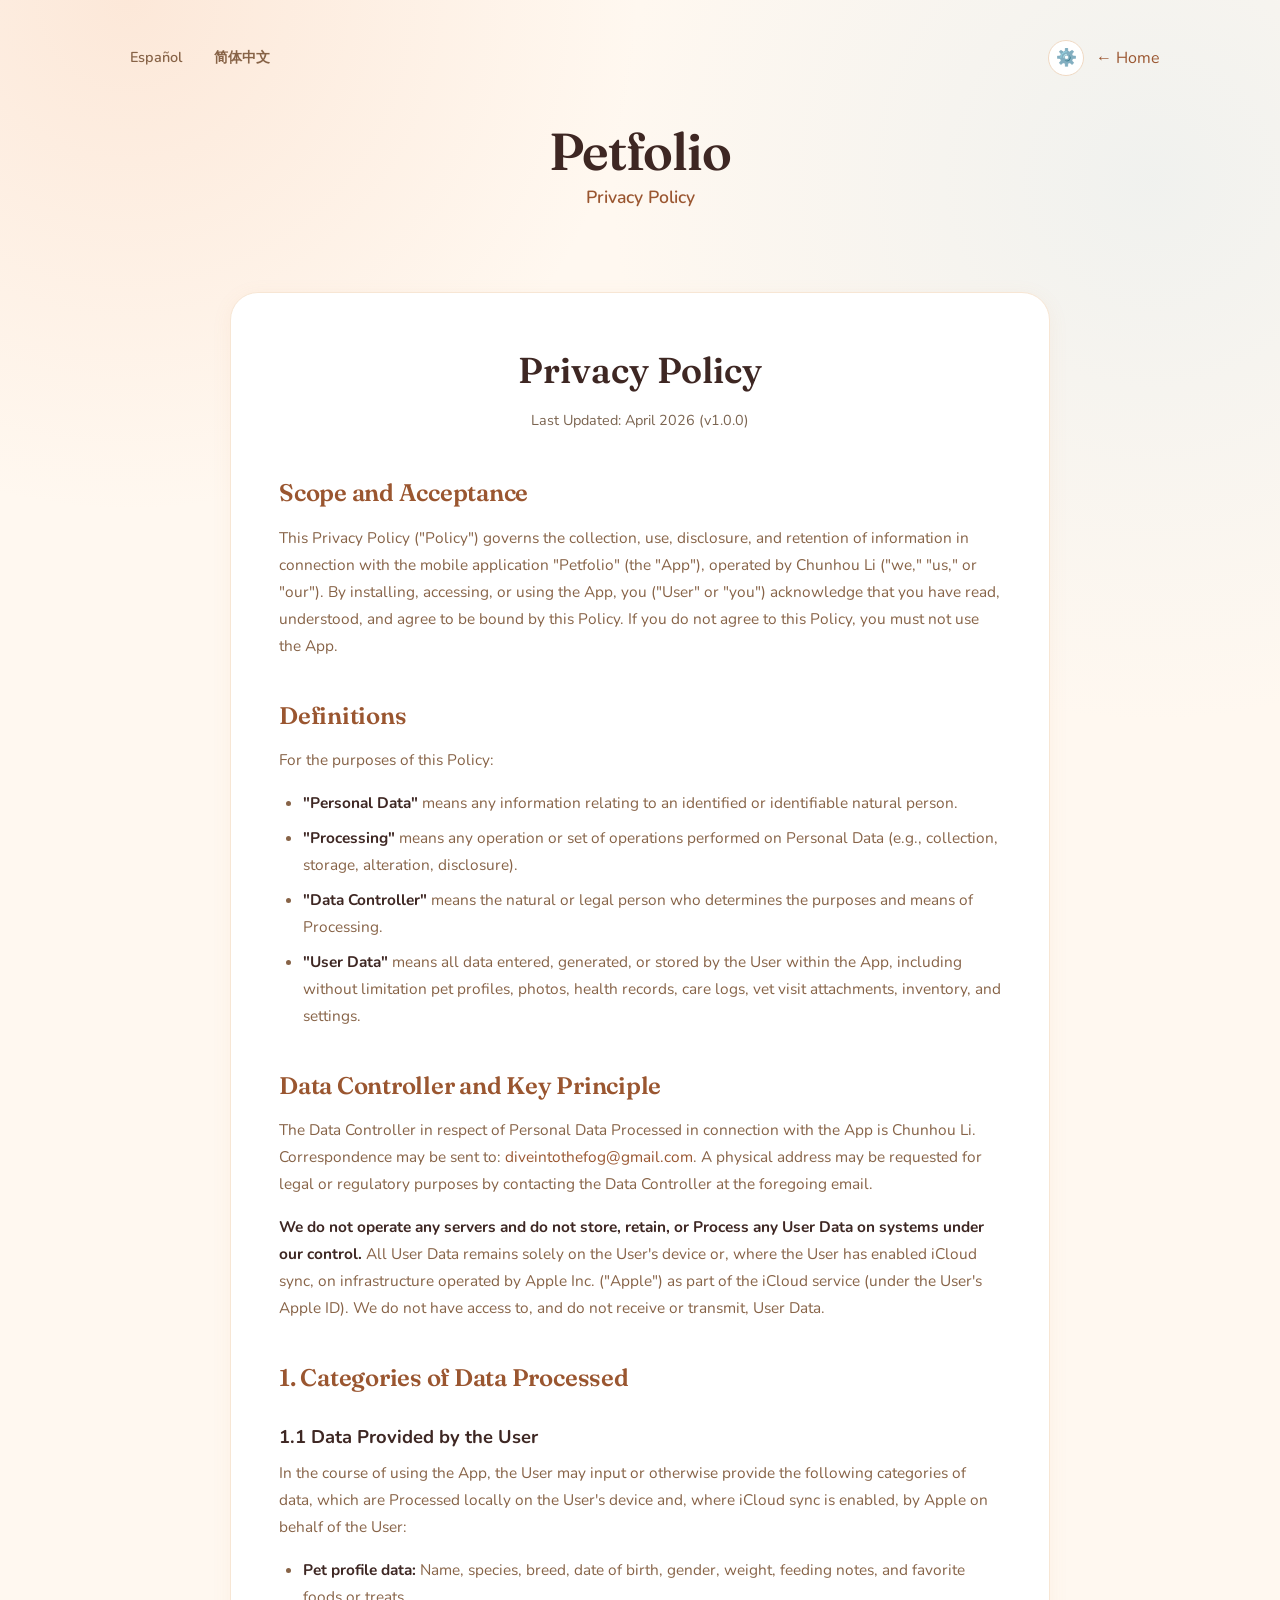
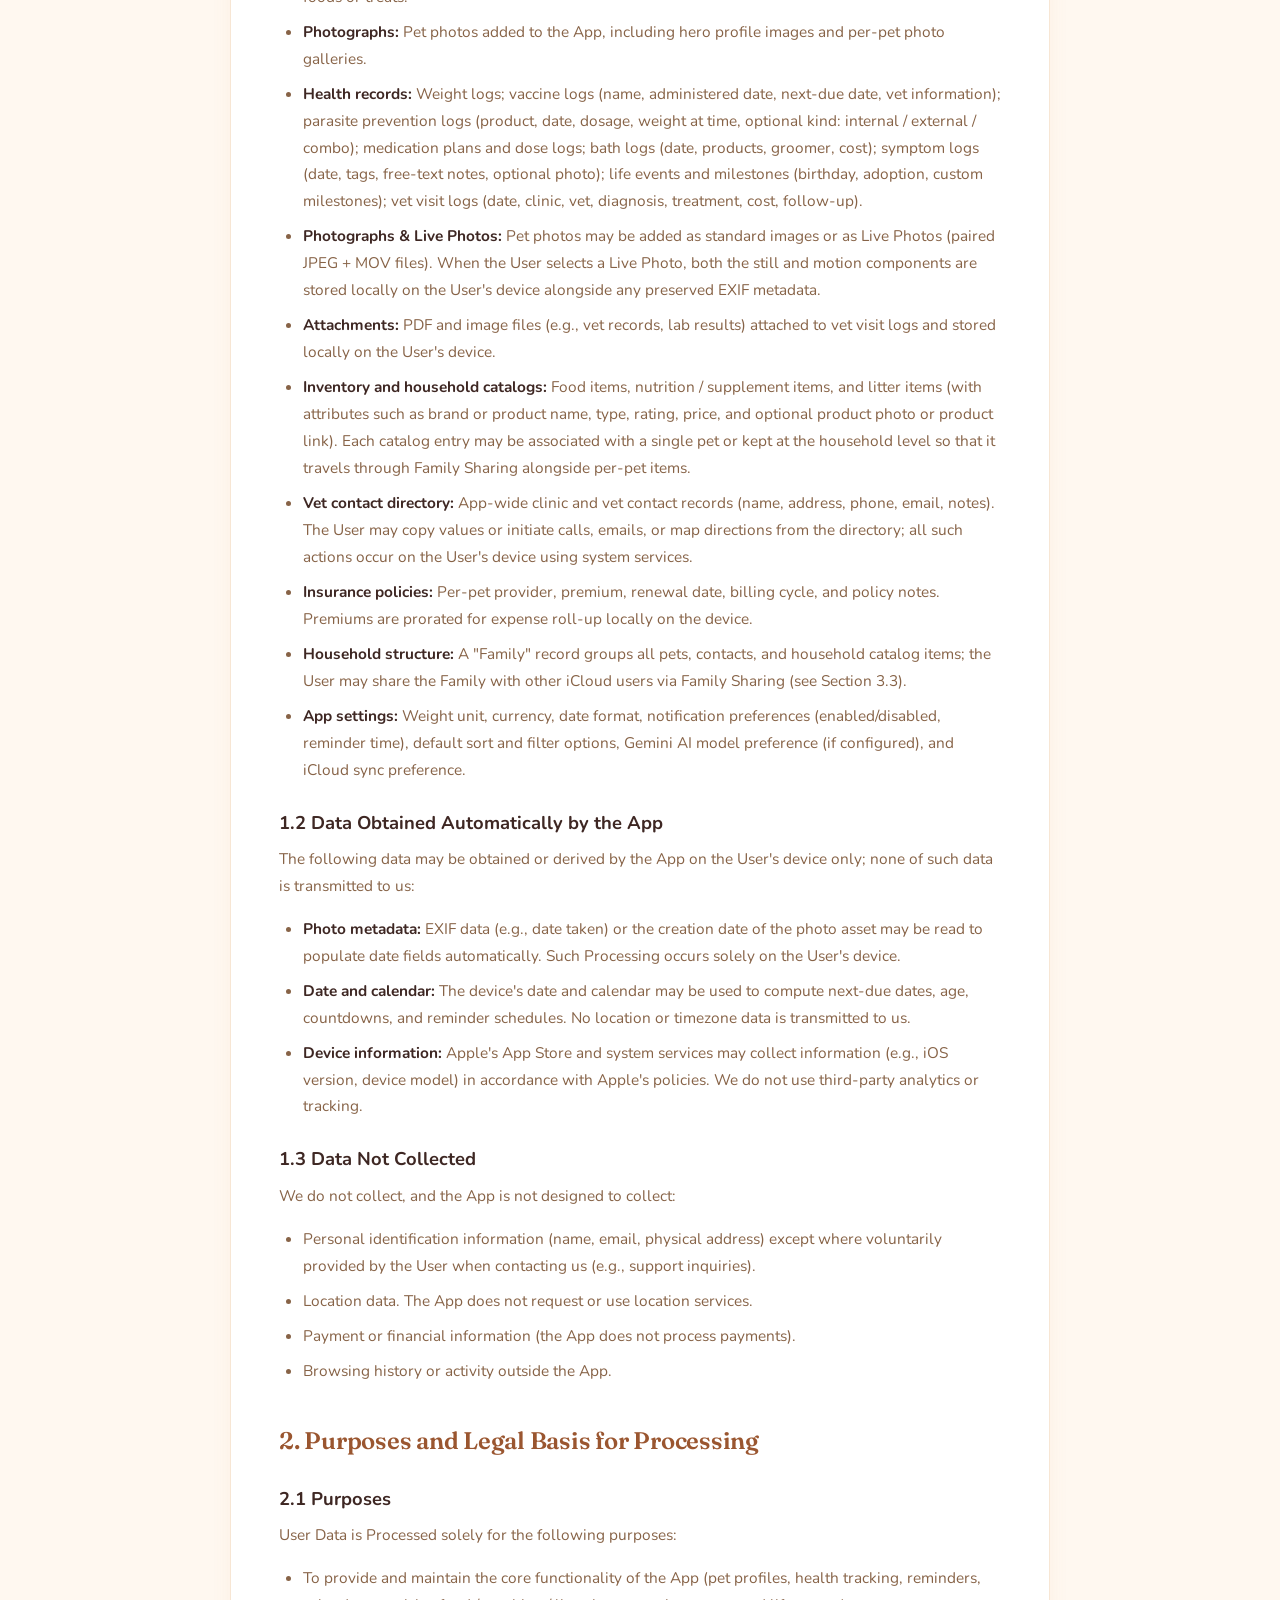
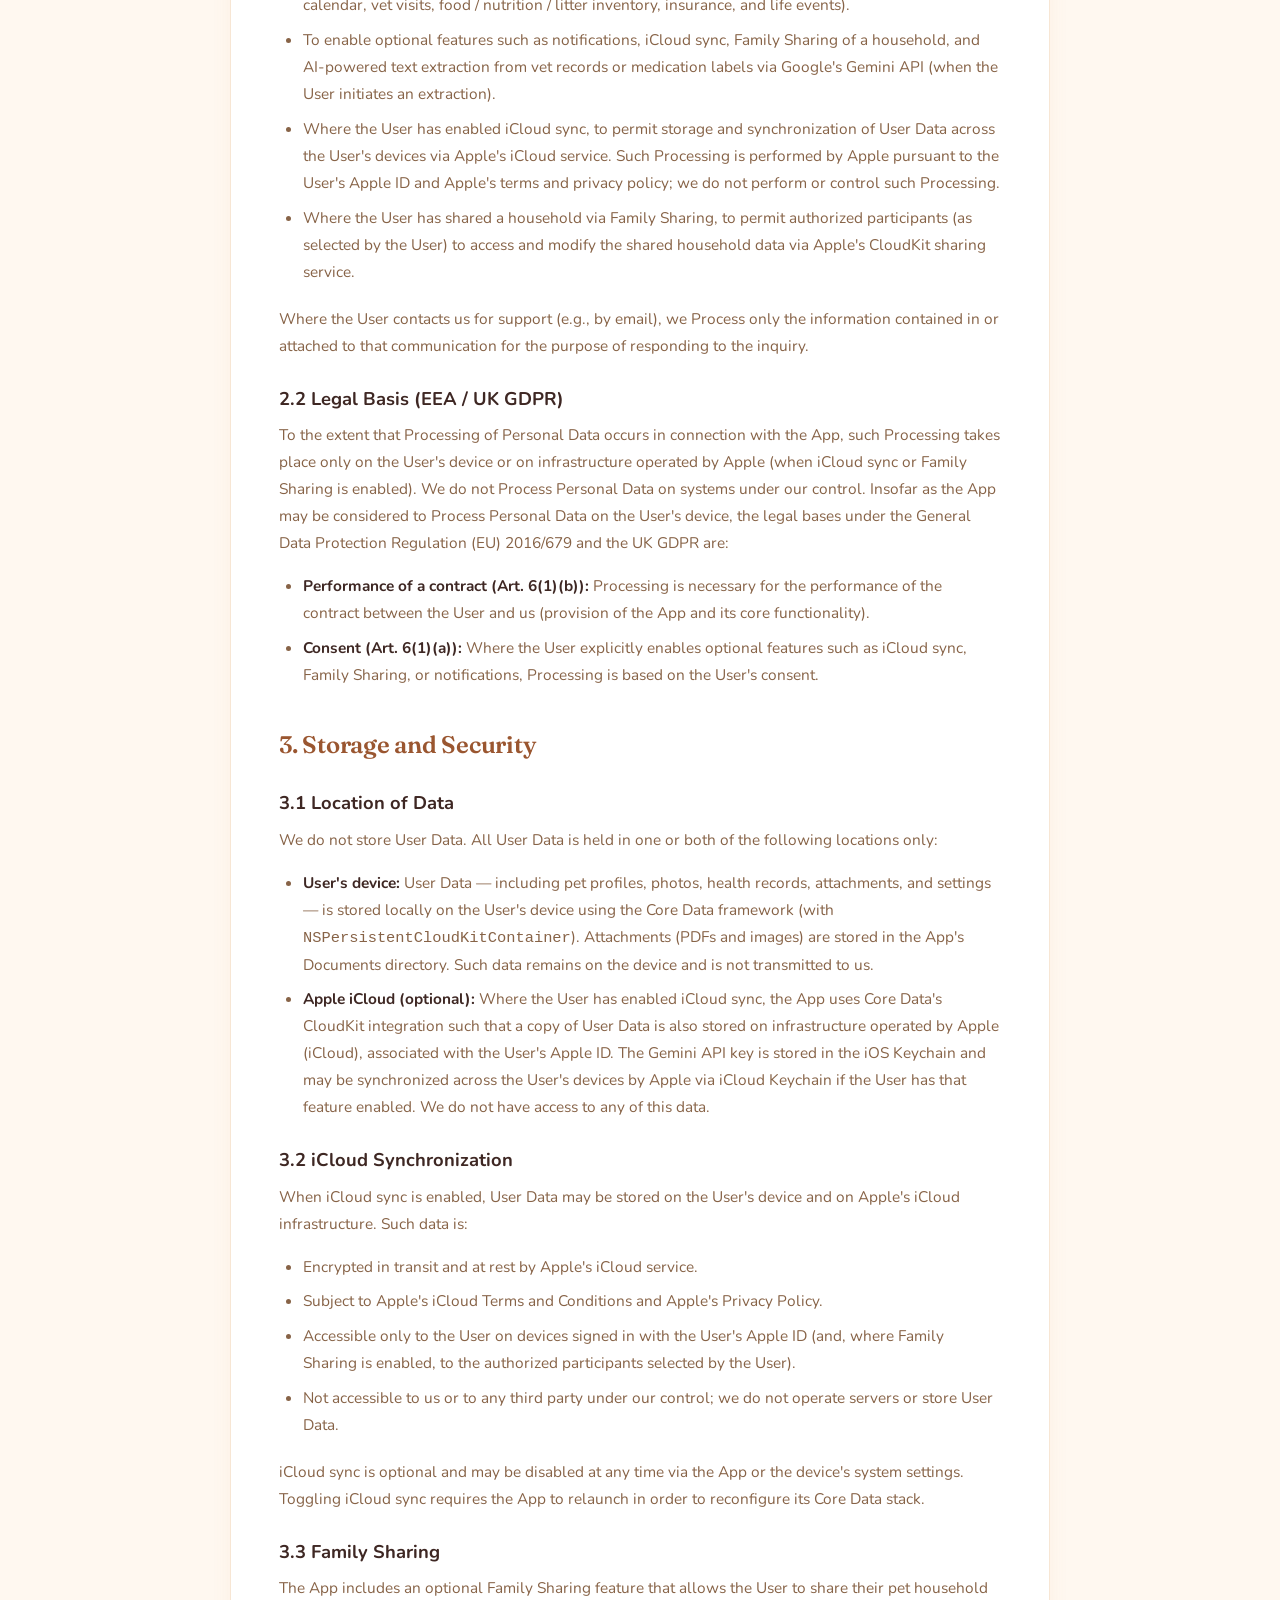
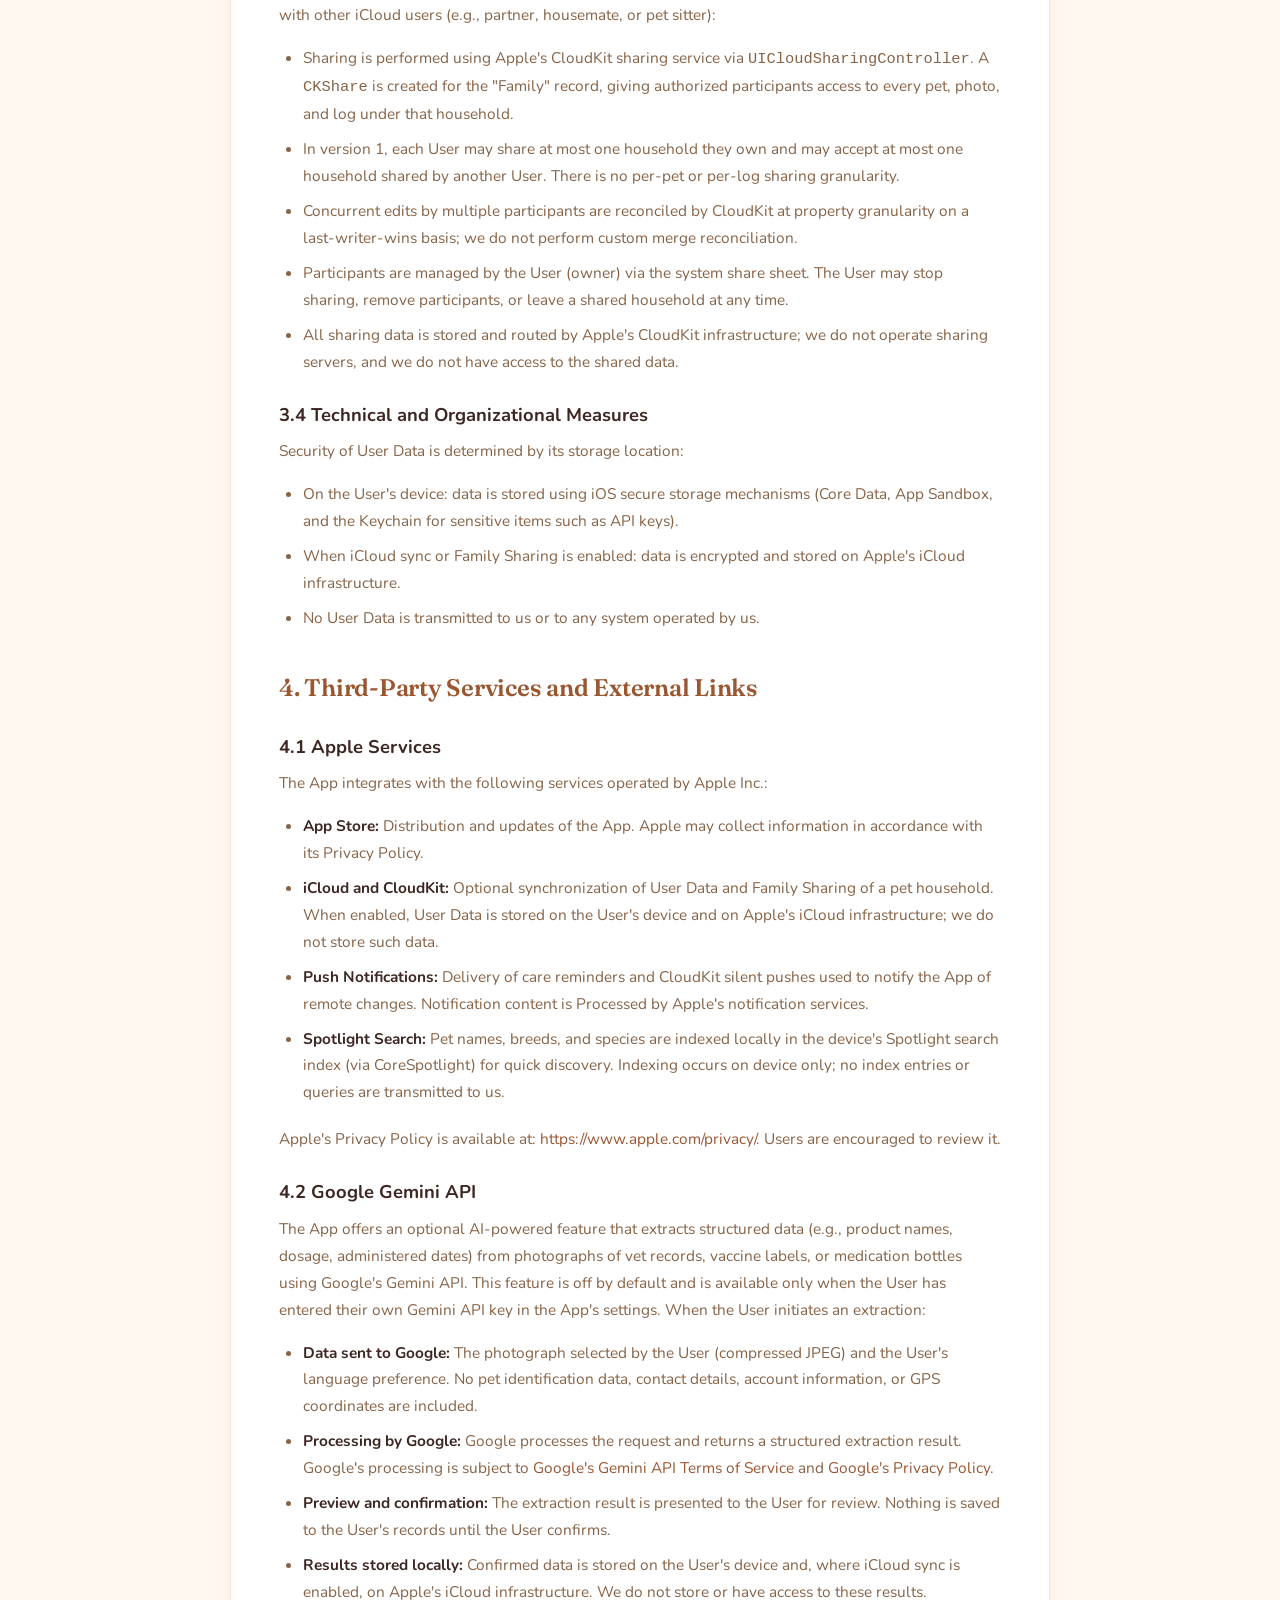
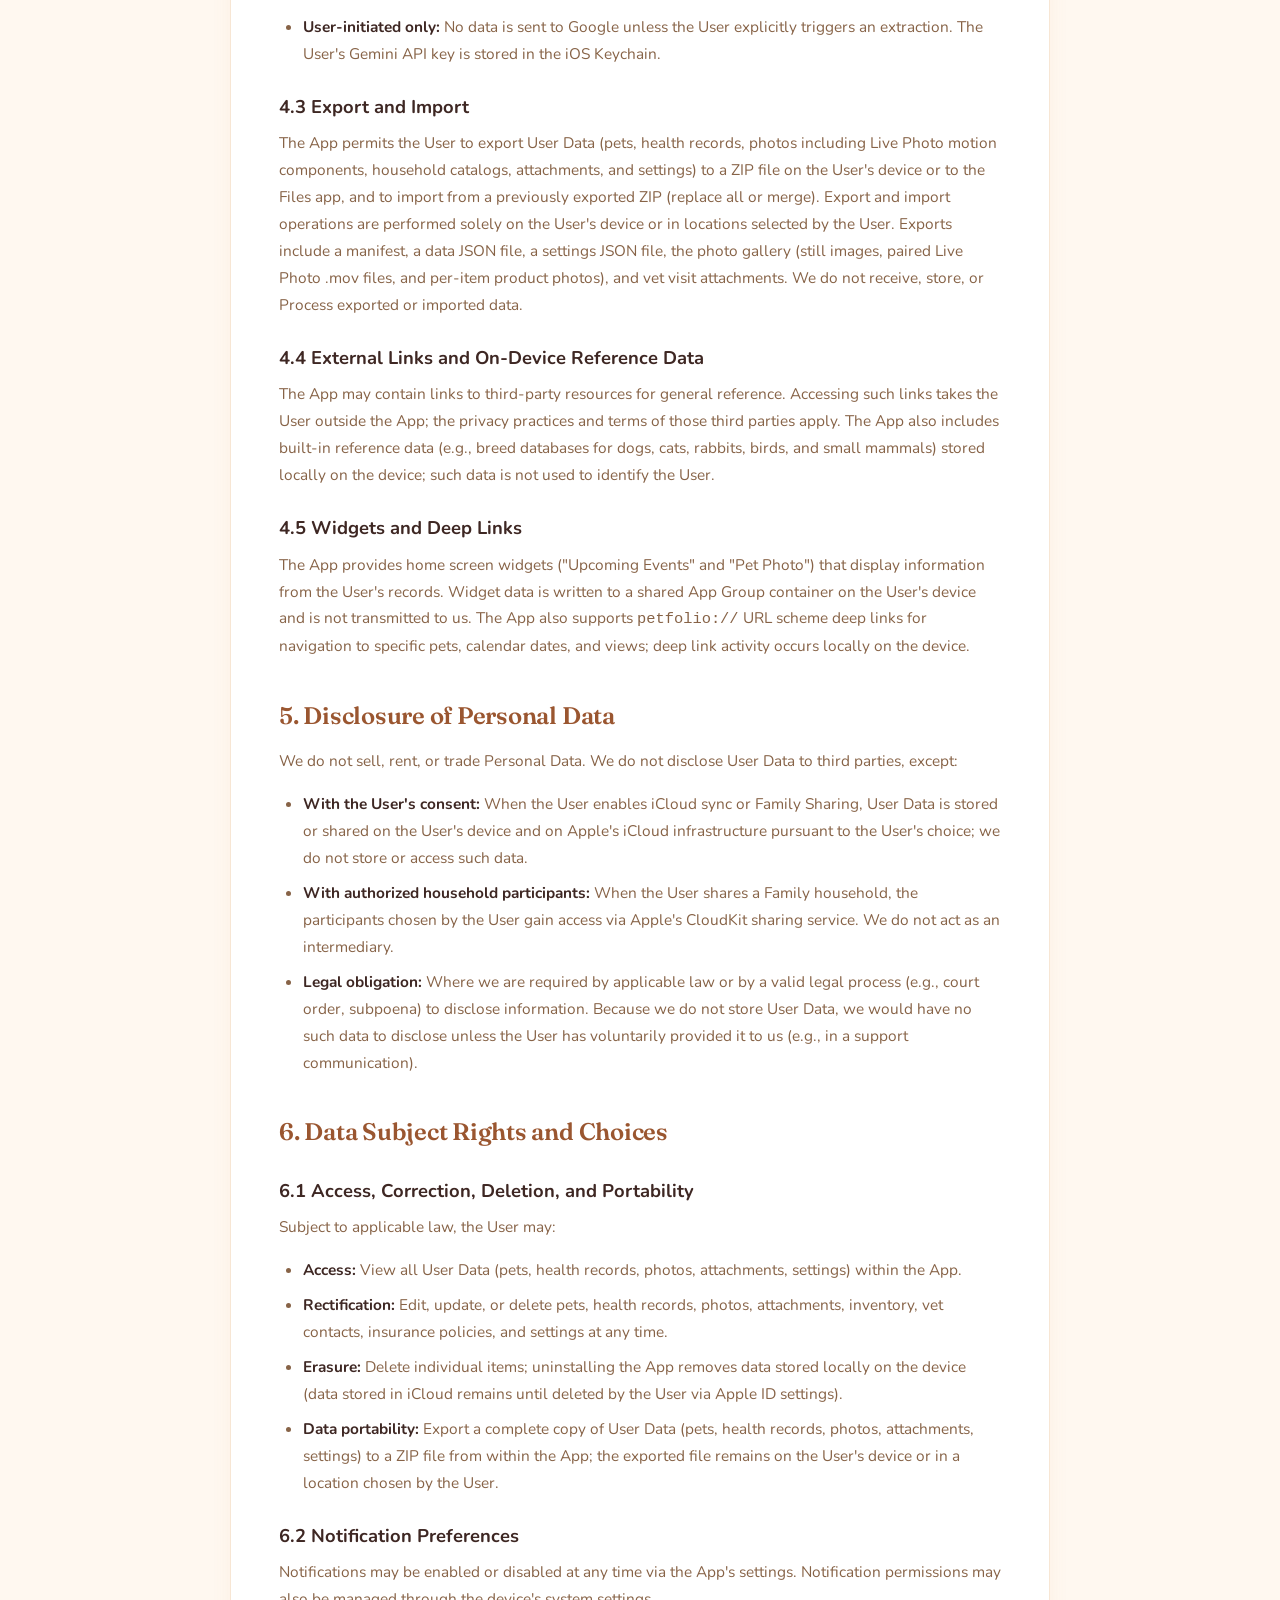
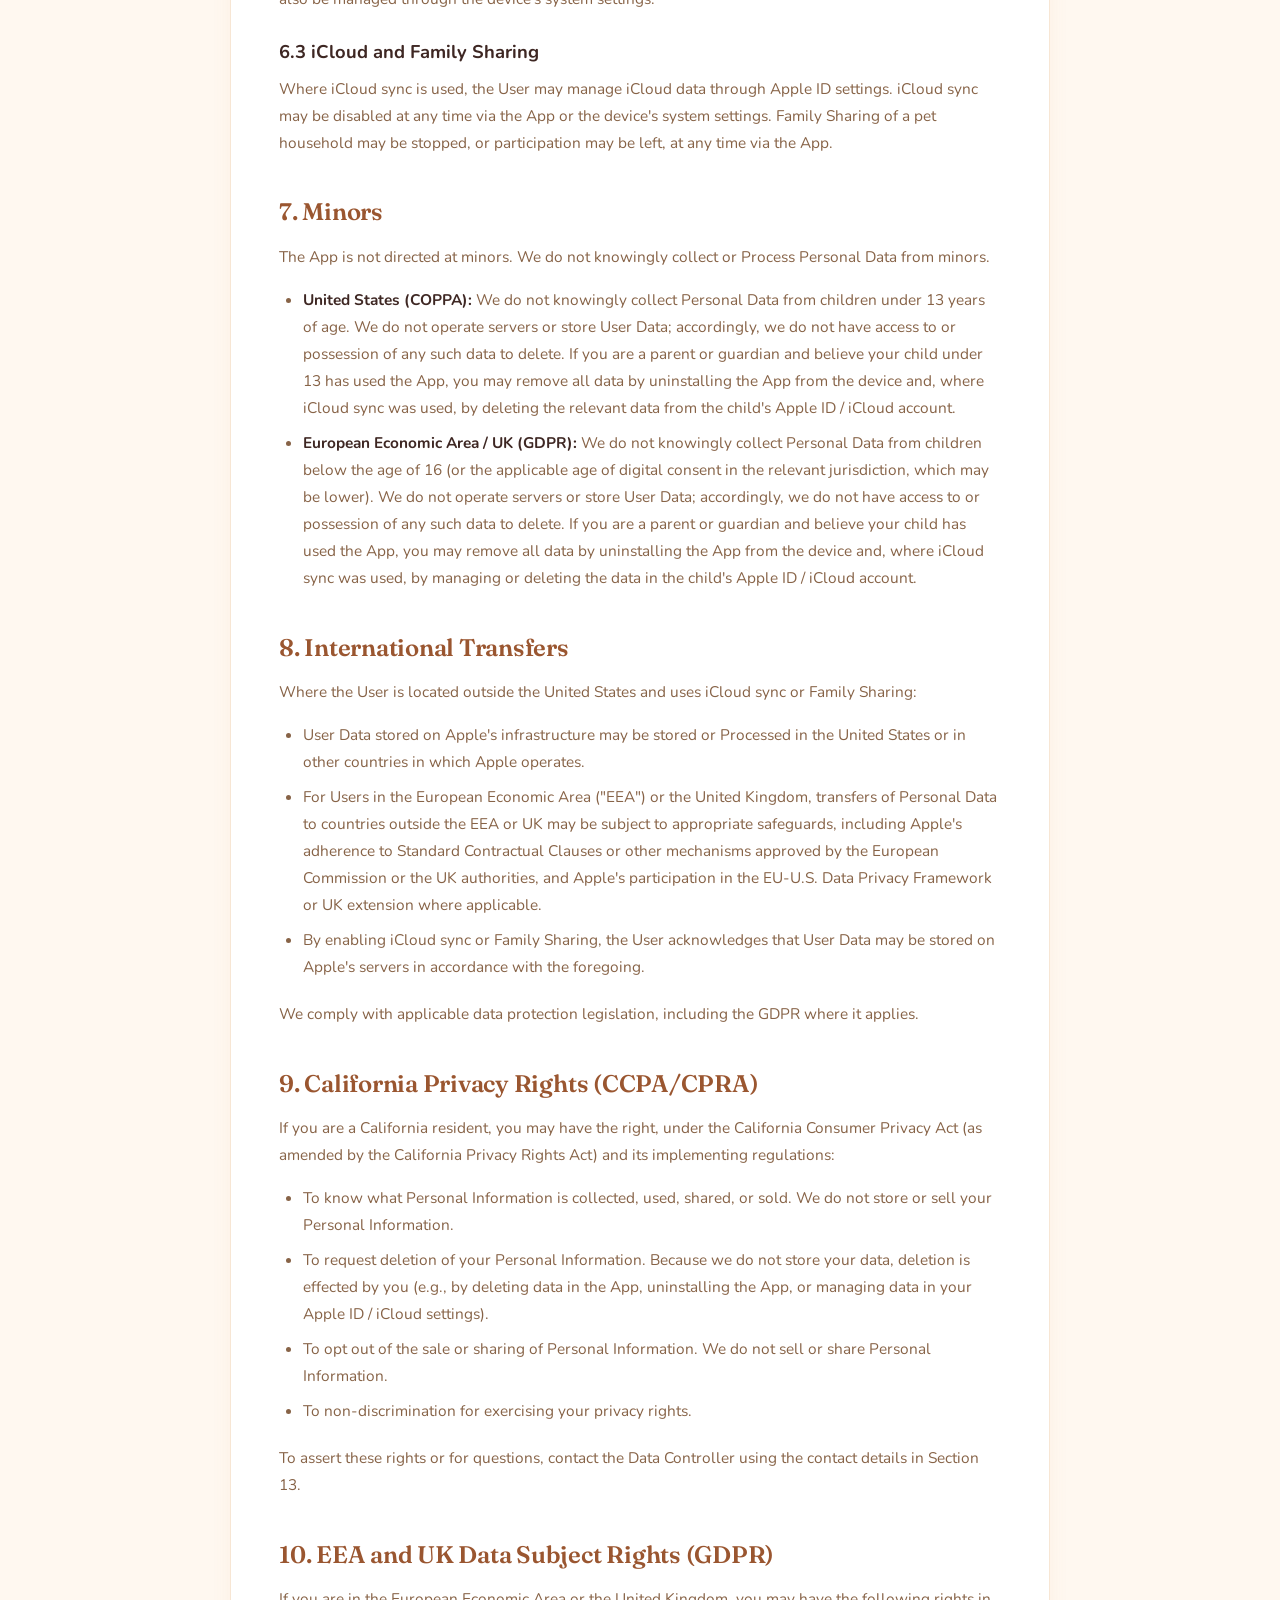
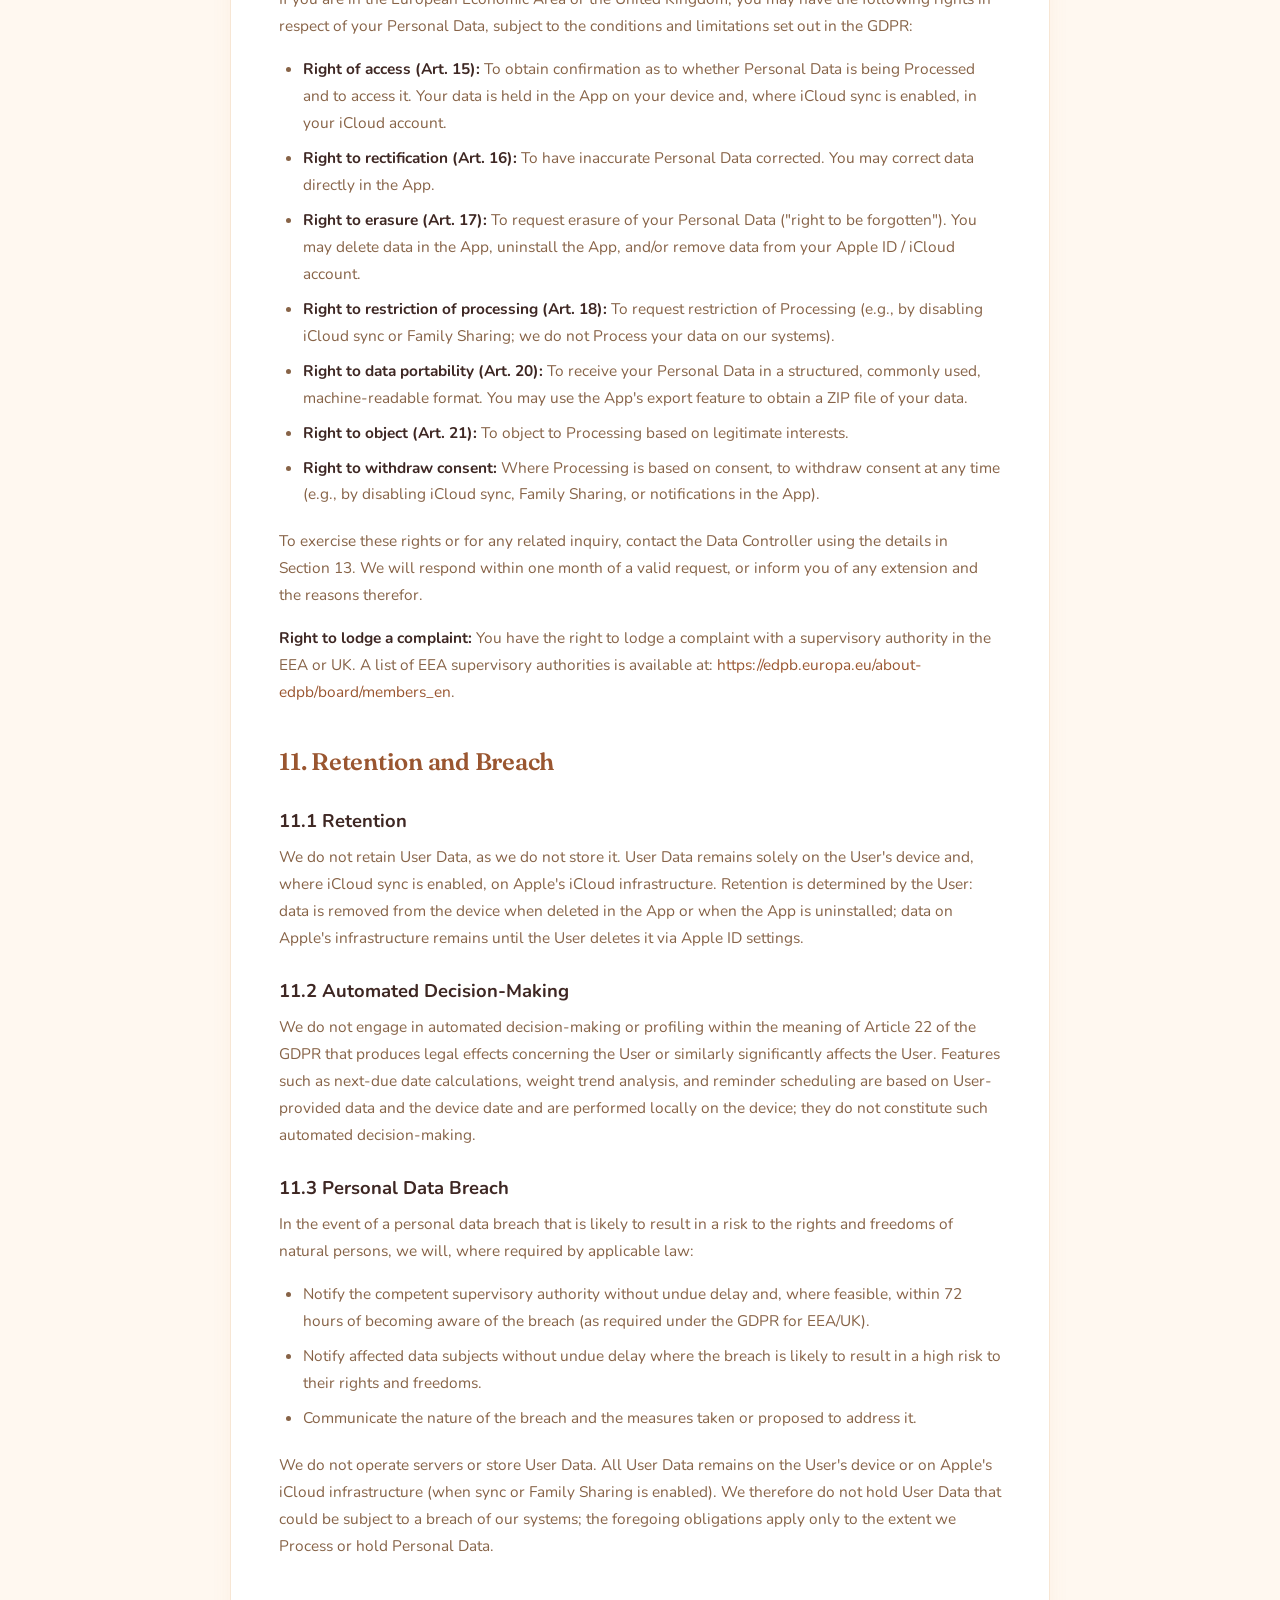
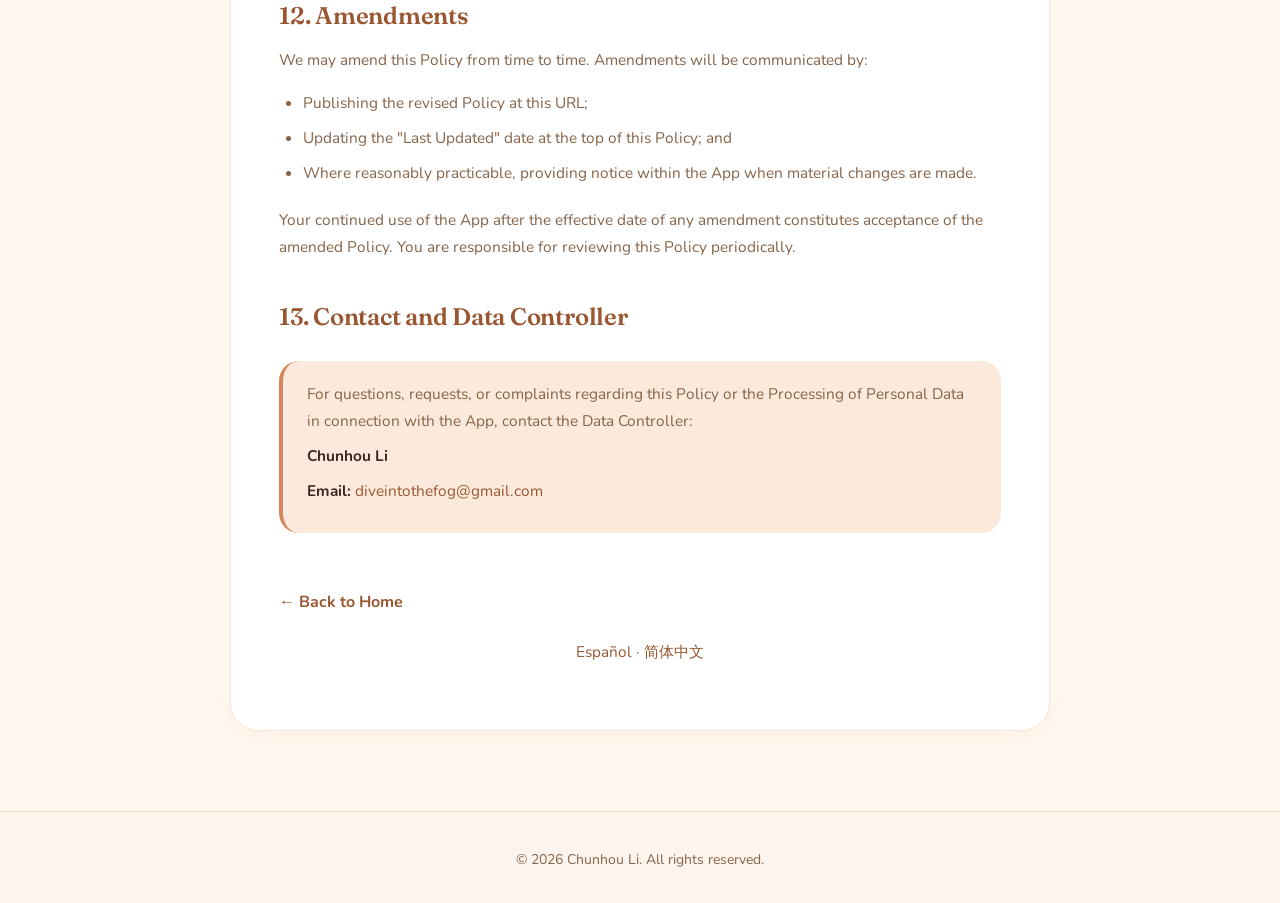
<file: privacy.html>
<!DOCTYPE html>
<html lang="en">
<head>
    <meta charset="UTF-8">
    <meta name="viewport" content="width=device-width, initial-scale=1.0">
    <meta name="description" content="Privacy Policy for Petfolio — how your pet data is handled.">
    <title>Privacy Policy — Petfolio</title>
    <meta name="theme-color" content="#D4875A">
    <link rel="icon" href="resources/app_icon.png">
    <link rel="apple-touch-icon" href="resources/app_icon.png">
    <link rel="canonical" href="https://petfolio.luminoid.dev/privacy.html">
    <meta property="og:type" content="article">
    <meta property="og:url" content="https://petfolio.luminoid.dev/privacy.html">
    <meta property="og:title" content="Privacy Policy — Petfolio">
    <meta property="og:description" content="Privacy Policy for Petfolio — how your pet data is handled.">
    <meta property="og:image" content="https://petfolio.luminoid.dev/resources/app_icon.png">
    <meta name="twitter:card" content="summary">
    <meta name="twitter:title" content="Privacy Policy — Petfolio">
    <meta name="twitter:description" content="Privacy Policy for Petfolio — how your pet data is handled.">
    <meta name="twitter:image" content="https://petfolio.luminoid.dev/resources/app_icon.png">
    <link rel="preconnect" href="https://fonts.googleapis.com">
    <link rel="preconnect" href="https://fonts.gstatic.com" crossorigin>
    <link href="https://fonts.googleapis.com/css2?family=Fraunces:opsz,wght@9..144,600&family=Nunito:wght@400;600;700&display=swap" rel="stylesheet">
    <link rel="stylesheet" href="css/styles.css">
    <script src="js/theme.js"></script>
    <link rel="alternate" hreflang="en" href="https://petfolio.luminoid.dev/privacy.html">
    <link rel="alternate" hreflang="es" href="https://petfolio.luminoid.dev/es/privacy.html">
    <link rel="alternate" hreflang="zh-Hans" href="https://petfolio.luminoid.dev/zh/privacy.html">
    <link rel="alternate" hreflang="x-default" href="https://petfolio.luminoid.dev/privacy.html">
</head>
<body>
    <header class="hero">
        <div class="hero-top">
            <p class="lang-switcher"><a href="es/privacy.html" hreflang="es" lang="es">Español</a><a href="zh/privacy.html" hreflang="zh-Hans" lang="zh-Hans">简体中文</a></p>
            <div class="hero-actions">
                <button type="button" class="theme-toggle" data-theme-toggle aria-label="Theme settings">⚙️</button>
                <a href="index.html" class="hero-badge-pill">← Home</a>
            </div>
        </div>
        <div class="hero-inner hero-inner--centered">
            <div class="hero-text">
                <p class="app-name">Petfolio</p>
                <p class="tagline">Privacy Policy</p>
            </div>
        </div>
    </header>

    <main class="container">
        <div class="privacy-content">
            <h1>Privacy Policy</h1>
            <p class="last-updated">Last Updated: April 2026 (v1.0.0)</p>

            <h2>Scope and Acceptance</h2>
            <p>This Privacy Policy ("Policy") governs the collection, use, disclosure, and retention of information in connection with the mobile application "Petfolio" (the "App"), operated by Chunhou Li ("we," "us," or "our"). By installing, accessing, or using the App, you ("User" or "you") acknowledge that you have read, understood, and agree to be bound by this Policy. If you do not agree to this Policy, you must not use the App.</p>

            <h2>Definitions</h2>
            <p>For the purposes of this Policy:</p>
            <ul>
                <li><strong>"Personal Data"</strong> means any information relating to an identified or identifiable natural person.</li>
                <li><strong>"Processing"</strong> means any operation or set of operations performed on Personal Data (e.g., collection, storage, alteration, disclosure).</li>
                <li><strong>"Data Controller"</strong> means the natural or legal person who determines the purposes and means of Processing.</li>
                <li><strong>"User Data"</strong> means all data entered, generated, or stored by the User within the App, including without limitation pet profiles, photos, health records, care logs, vet visit attachments, inventory, and settings.</li>
            </ul>

            <h2>Data Controller and Key Principle</h2>
            <p>The Data Controller in respect of Personal Data Processed in connection with the App is Chunhou Li. Correspondence may be sent to: <a href="mailto:&#100;&#105;&#118;&#101;&#105;&#110;&#116;&#111;&#116;&#104;&#101;&#102;&#111;&#103;&#64;&#103;&#109;&#97;&#105;&#108;&#46;&#99;&#111;&#109;">&#100;&#105;&#118;&#101;&#105;&#110;&#116;&#111;&#116;&#104;&#101;&#102;&#111;&#103;&#64;&#103;&#109;&#97;&#105;&#108;&#46;&#99;&#111;&#109;</a>. A physical address may be requested for legal or regulatory purposes by contacting the Data Controller at the foregoing email.</p>
            <p><strong>We do not operate any servers and do not store, retain, or Process any User Data on systems under our control.</strong> All User Data remains solely on the User's device or, where the User has enabled iCloud sync, on infrastructure operated by Apple Inc. ("Apple") as part of the iCloud service (under the User's Apple ID). We do not have access to, and do not receive or transmit, User Data.</p>

            <h2>1. Categories of Data Processed</h2>

            <h3>1.1 Data Provided by the User</h3>
            <p>In the course of using the App, the User may input or otherwise provide the following categories of data, which are Processed locally on the User's device and, where iCloud sync is enabled, by Apple on behalf of the User:</p>
            <ul>
                <li><strong>Pet profile data:</strong> Name, species, breed, date of birth, gender, weight, feeding notes, and favorite foods or treats.</li>
                <li><strong>Photographs:</strong> Pet photos added to the App, including hero profile images and per-pet photo galleries.</li>
                <li><strong>Health records:</strong> Weight logs; vaccine logs (name, administered date, next-due date, vet information); parasite prevention logs (product, date, dosage, weight at time, optional kind: internal / external / combo); medication plans and dose logs; bath logs (date, products, groomer, cost); symptom logs (date, tags, free-text notes, optional photo); life events and milestones (birthday, adoption, custom milestones); vet visit logs (date, clinic, vet, diagnosis, treatment, cost, follow-up).</li>
                <li><strong>Photographs &amp; Live Photos:</strong> Pet photos may be added as standard images or as Live Photos (paired JPEG + MOV files). When the User selects a Live Photo, both the still and motion components are stored locally on the User's device alongside any preserved EXIF metadata.</li>
                <li><strong>Attachments:</strong> PDF and image files (e.g., vet records, lab results) attached to vet visit logs and stored locally on the User's device.</li>
                <li><strong>Inventory and household catalogs:</strong> Food items, nutrition / supplement items, and litter items (with attributes such as brand or product name, type, rating, price, and optional product photo or product link). Each catalog entry may be associated with a single pet or kept at the household level so that it travels through Family Sharing alongside per-pet items.</li>
                <li><strong>Vet contact directory:</strong> App-wide clinic and vet contact records (name, address, phone, email, notes). The User may copy values or initiate calls, emails, or map directions from the directory; all such actions occur on the User's device using system services.</li>
                <li><strong>Insurance policies:</strong> Per-pet provider, premium, renewal date, billing cycle, and policy notes. Premiums are prorated for expense roll-up locally on the device.</li>
                <li><strong>Household structure:</strong> A "Family" record groups all pets, contacts, and household catalog items; the User may share the Family with other iCloud users via Family Sharing (see Section 3.3).</li>
                <li><strong>App settings:</strong> Weight unit, currency, date format, notification preferences (enabled/disabled, reminder time), default sort and filter options, Gemini AI model preference (if configured), and iCloud sync preference.</li>
            </ul>

            <h3>1.2 Data Obtained Automatically by the App</h3>
            <p>The following data may be obtained or derived by the App on the User's device only; none of such data is transmitted to us:</p>
            <ul>
                <li><strong>Photo metadata:</strong> EXIF data (e.g., date taken) or the creation date of the photo asset may be read to populate date fields automatically. Such Processing occurs solely on the User's device.</li>
                <li><strong>Date and calendar:</strong> The device's date and calendar may be used to compute next-due dates, age, countdowns, and reminder schedules. No location or timezone data is transmitted to us.</li>
                <li><strong>Device information:</strong> Apple's App Store and system services may collect information (e.g., iOS version, device model) in accordance with Apple's policies. We do not use third-party analytics or tracking.</li>
            </ul>

            <h3>1.3 Data Not Collected</h3>
            <p>We do not collect, and the App is not designed to collect:</p>
            <ul>
                <li>Personal identification information (name, email, physical address) except where voluntarily provided by the User when contacting us (e.g., support inquiries).</li>
                <li>Location data. The App does not request or use location services.</li>
                <li>Payment or financial information (the App does not process payments).</li>
                <li>Browsing history or activity outside the App.</li>
            </ul>

            <h2>2. Purposes and Legal Basis for Processing</h2>

            <h3>2.1 Purposes</h3>
            <p>User Data is Processed solely for the following purposes:</p>
            <ul>
                <li>To provide and maintain the core functionality of the App (pet profiles, health tracking, reminders, calendar, vet visits, food / nutrition / litter inventory, insurance, and life events).</li>
                <li>To enable optional features such as notifications, iCloud sync, Family Sharing of a household, and AI-powered text extraction from vet records or medication labels via Google's Gemini API (when the User initiates an extraction).</li>
                <li>Where the User has enabled iCloud sync, to permit storage and synchronization of User Data across the User's devices via Apple's iCloud service. Such Processing is performed by Apple pursuant to the User's Apple ID and Apple's terms and privacy policy; we do not perform or control such Processing.</li>
                <li>Where the User has shared a household via Family Sharing, to permit authorized participants (as selected by the User) to access and modify the shared household data via Apple's CloudKit sharing service.</li>
            </ul>
            <p>Where the User contacts us for support (e.g., by email), we Process only the information contained in or attached to that communication for the purpose of responding to the inquiry.</p>

            <h3>2.2 Legal Basis (EEA / UK GDPR)</h3>
            <p>To the extent that Processing of Personal Data occurs in connection with the App, such Processing takes place only on the User's device or on infrastructure operated by Apple (when iCloud sync or Family Sharing is enabled). We do not Process Personal Data on systems under our control. Insofar as the App may be considered to Process Personal Data on the User's device, the legal bases under the General Data Protection Regulation (EU) 2016/679 and the UK GDPR are:</p>
            <ul>
                <li><strong>Performance of a contract (Art. 6(1)(b)):</strong> Processing is necessary for the performance of the contract between the User and us (provision of the App and its core functionality).</li>
                <li><strong>Consent (Art. 6(1)(a)):</strong> Where the User explicitly enables optional features such as iCloud sync, Family Sharing, or notifications, Processing is based on the User's consent.</li>
            </ul>

            <h2>3. Storage and Security</h2>

            <h3>3.1 Location of Data</h3>
            <p>We do not store User Data. All User Data is held in one or both of the following locations only:</p>
            <ul>
                <li><strong>User's device:</strong> User Data — including pet profiles, photos, health records, attachments, and settings — is stored locally on the User's device using the Core Data framework (with <code>NSPersistentCloudKitContainer</code>). Attachments (PDFs and images) are stored in the App's Documents directory. Such data remains on the device and is not transmitted to us.</li>
                <li><strong>Apple iCloud (optional):</strong> Where the User has enabled iCloud sync, the App uses Core Data's CloudKit integration such that a copy of User Data is also stored on infrastructure operated by Apple (iCloud), associated with the User's Apple ID. The Gemini API key is stored in the iOS Keychain and may be synchronized across the User's devices by Apple via iCloud Keychain if the User has that feature enabled. We do not have access to any of this data.</li>
            </ul>

            <h3>3.2 iCloud Synchronization</h3>
            <p>When iCloud sync is enabled, User Data may be stored on the User's device and on Apple's iCloud infrastructure. Such data is:</p>
            <ul>
                <li>Encrypted in transit and at rest by Apple's iCloud service.</li>
                <li>Subject to Apple's iCloud Terms and Conditions and Apple's Privacy Policy.</li>
                <li>Accessible only to the User on devices signed in with the User's Apple ID (and, where Family Sharing is enabled, to the authorized participants selected by the User).</li>
                <li>Not accessible to us or to any third party under our control; we do not operate servers or store User Data.</li>
            </ul>
            <p>iCloud sync is optional and may be disabled at any time via the App or the device's system settings. Toggling iCloud sync requires the App to relaunch in order to reconfigure its Core Data stack.</p>

            <h3>3.3 Family Sharing</h3>
            <p>The App includes an optional Family Sharing feature that allows the User to share their pet household with other iCloud users (e.g., partner, housemate, or pet sitter):</p>
            <ul>
                <li>Sharing is performed using Apple's CloudKit sharing service via <code>UICloudSharingController</code>. A <code>CKShare</code> is created for the "Family" record, giving authorized participants access to every pet, photo, and log under that household.</li>
                <li>In version 1, each User may share at most one household they own and may accept at most one household shared by another User. There is no per-pet or per-log sharing granularity.</li>
                <li>Concurrent edits by multiple participants are reconciled by CloudKit at property granularity on a last-writer-wins basis; we do not perform custom merge reconciliation.</li>
                <li>Participants are managed by the User (owner) via the system share sheet. The User may stop sharing, remove participants, or leave a shared household at any time.</li>
                <li>All sharing data is stored and routed by Apple's CloudKit infrastructure; we do not operate sharing servers, and we do not have access to the shared data.</li>
            </ul>

            <h3>3.4 Technical and Organizational Measures</h3>
            <p>Security of User Data is determined by its storage location:</p>
            <ul>
                <li>On the User's device: data is stored using iOS secure storage mechanisms (Core Data, App Sandbox, and the Keychain for sensitive items such as API keys).</li>
                <li>When iCloud sync or Family Sharing is enabled: data is encrypted and stored on Apple's iCloud infrastructure.</li>
                <li>No User Data is transmitted to us or to any system operated by us.</li>
            </ul>

            <h2>4. Third-Party Services and External Links</h2>

            <h3>4.1 Apple Services</h3>
            <p>The App integrates with the following services operated by Apple Inc.:</p>
            <ul>
                <li><strong>App Store:</strong> Distribution and updates of the App. Apple may collect information in accordance with its Privacy Policy.</li>
                <li><strong>iCloud and CloudKit:</strong> Optional synchronization of User Data and Family Sharing of a pet household. When enabled, User Data is stored on the User's device and on Apple's iCloud infrastructure; we do not store such data.</li>
                <li><strong>Push Notifications:</strong> Delivery of care reminders and CloudKit silent pushes used to notify the App of remote changes. Notification content is Processed by Apple's notification services.</li>
                <li><strong>Spotlight Search:</strong> Pet names, breeds, and species are indexed locally in the device's Spotlight search index (via CoreSpotlight) for quick discovery. Indexing occurs on device only; no index entries or queries are transmitted to us.</li>
            </ul>
            <p>Apple's Privacy Policy is available at: <a href="https://www.apple.com/privacy/" target="_blank" rel="noopener noreferrer">https://www.apple.com/privacy/</a>. Users are encouraged to review it.</p>

            <h3>4.2 Google Gemini API</h3>
            <p>The App offers an optional AI-powered feature that extracts structured data (e.g., product names, dosage, administered dates) from photographs of vet records, vaccine labels, or medication bottles using Google's Gemini API. This feature is off by default and is available only when the User has entered their own Gemini API key in the App's settings. When the User initiates an extraction:</p>
            <ul>
                <li><strong>Data sent to Google:</strong> The photograph selected by the User (compressed JPEG) and the User's language preference. No pet identification data, contact details, account information, or GPS coordinates are included.</li>
                <li><strong>Processing by Google:</strong> Google processes the request and returns a structured extraction result. Google's processing is subject to <a href="https://ai.google.dev/gemini-api/terms" target="_blank" rel="noopener noreferrer">Google's Gemini API Terms of Service</a> and <a href="https://policies.google.com/privacy" target="_blank" rel="noopener noreferrer">Google's Privacy Policy</a>.</li>
                <li><strong>Preview and confirmation:</strong> The extraction result is presented to the User for review. Nothing is saved to the User's records until the User confirms.</li>
                <li><strong>Results stored locally:</strong> Confirmed data is stored on the User's device and, where iCloud sync is enabled, on Apple's iCloud infrastructure. We do not store or have access to these results.</li>
                <li><strong>User-initiated only:</strong> No data is sent to Google unless the User explicitly triggers an extraction. The User's Gemini API key is stored in the iOS Keychain.</li>
            </ul>

            <h3>4.3 Export and Import</h3>
            <p>The App permits the User to export User Data (pets, health records, photos including Live Photo motion components, household catalogs, attachments, and settings) to a ZIP file on the User's device or to the Files app, and to import from a previously exported ZIP (replace all or merge). Export and import operations are performed solely on the User's device or in locations selected by the User. Exports include a manifest, a data JSON file, a settings JSON file, the photo gallery (still images, paired Live Photo .mov files, and per-item product photos), and vet visit attachments. We do not receive, store, or Process exported or imported data.</p>

            <h3>4.4 External Links and On-Device Reference Data</h3>
            <p>The App may contain links to third-party resources for general reference. Accessing such links takes the User outside the App; the privacy practices and terms of those third parties apply. The App also includes built-in reference data (e.g., breed databases for dogs, cats, rabbits, birds, and small mammals) stored locally on the device; such data is not used to identify the User.</p>

            <h3>4.5 Widgets and Deep Links</h3>
            <p>The App provides home screen widgets ("Upcoming Events" and "Pet Photo") that display information from the User's records. Widget data is written to a shared App Group container on the User's device and is not transmitted to us. The App also supports <code>petfolio://</code> URL scheme deep links for navigation to specific pets, calendar dates, and views; deep link activity occurs locally on the device.</p>

            <h2>5. Disclosure of Personal Data</h2>

            <p>We do not sell, rent, or trade Personal Data. We do not disclose User Data to third parties, except:</p>
            <ul>
                <li><strong>With the User's consent:</strong> When the User enables iCloud sync or Family Sharing, User Data is stored or shared on the User's device and on Apple's iCloud infrastructure pursuant to the User's choice; we do not store or access such data.</li>
                <li><strong>With authorized household participants:</strong> When the User shares a Family household, the participants chosen by the User gain access via Apple's CloudKit sharing service. We do not act as an intermediary.</li>
                <li><strong>Legal obligation:</strong> Where we are required by applicable law or by a valid legal process (e.g., court order, subpoena) to disclose information. Because we do not store User Data, we would have no such data to disclose unless the User has voluntarily provided it to us (e.g., in a support communication).</li>
            </ul>

            <h2>6. Data Subject Rights and Choices</h2>

            <h3>6.1 Access, Correction, Deletion, and Portability</h3>
            <p>Subject to applicable law, the User may:</p>
            <ul>
                <li><strong>Access:</strong> View all User Data (pets, health records, photos, attachments, settings) within the App.</li>
                <li><strong>Rectification:</strong> Edit, update, or delete pets, health records, photos, attachments, inventory, vet contacts, insurance policies, and settings at any time.</li>
                <li><strong>Erasure:</strong> Delete individual items; uninstalling the App removes data stored locally on the device (data stored in iCloud remains until deleted by the User via Apple ID settings).</li>
                <li><strong>Data portability:</strong> Export a complete copy of User Data (pets, health records, photos, attachments, settings) to a ZIP file from within the App; the exported file remains on the User's device or in a location chosen by the User.</li>
            </ul>

            <h3>6.2 Notification Preferences</h3>
            <p>Notifications may be enabled or disabled at any time via the App's settings. Notification permissions may also be managed through the device's system settings.</p>

            <h3>6.3 iCloud and Family Sharing</h3>
            <p>Where iCloud sync is used, the User may manage iCloud data through Apple ID settings. iCloud sync may be disabled at any time via the App or the device's system settings. Family Sharing of a pet household may be stopped, or participation may be left, at any time via the App.</p>

            <h2>7. Minors</h2>

            <p>The App is not directed at minors. We do not knowingly collect or Process Personal Data from minors.</p>
            <ul>
                <li><strong>United States (COPPA):</strong> We do not knowingly collect Personal Data from children under 13 years of age. We do not operate servers or store User Data; accordingly, we do not have access to or possession of any such data to delete. If you are a parent or guardian and believe your child under 13 has used the App, you may remove all data by uninstalling the App from the device and, where iCloud sync was used, by deleting the relevant data from the child's Apple ID / iCloud account.</li>
                <li><strong>European Economic Area / UK (GDPR):</strong> We do not knowingly collect Personal Data from children below the age of 16 (or the applicable age of digital consent in the relevant jurisdiction, which may be lower). We do not operate servers or store User Data; accordingly, we do not have access to or possession of any such data to delete. If you are a parent or guardian and believe your child has used the App, you may remove all data by uninstalling the App from the device and, where iCloud sync was used, by managing or deleting the data in the child's Apple ID / iCloud account.</li>
            </ul>

            <h2>8. International Transfers</h2>

            <p>Where the User is located outside the United States and uses iCloud sync or Family Sharing:</p>
            <ul>
                <li>User Data stored on Apple's infrastructure may be stored or Processed in the United States or in other countries in which Apple operates.</li>
                <li>For Users in the European Economic Area ("EEA") or the United Kingdom, transfers of Personal Data to countries outside the EEA or UK may be subject to appropriate safeguards, including Apple's adherence to Standard Contractual Clauses or other mechanisms approved by the European Commission or the UK authorities, and Apple's participation in the EU-U.S. Data Privacy Framework or UK extension where applicable.</li>
                <li>By enabling iCloud sync or Family Sharing, the User acknowledges that User Data may be stored on Apple's servers in accordance with the foregoing.</li>
            </ul>
            <p>We comply with applicable data protection legislation, including the GDPR where it applies.</p>

            <h2>9. California Privacy Rights (CCPA/CPRA)</h2>

            <p>If you are a California resident, you may have the right, under the California Consumer Privacy Act (as amended by the California Privacy Rights Act) and its implementing regulations:</p>
            <ul>
                <li>To know what Personal Information is collected, used, shared, or sold. We do not store or sell your Personal Information.</li>
                <li>To request deletion of your Personal Information. Because we do not store your data, deletion is effected by you (e.g., by deleting data in the App, uninstalling the App, or managing data in your Apple ID / iCloud settings).</li>
                <li>To opt out of the sale or sharing of Personal Information. We do not sell or share Personal Information.</li>
                <li>To non-discrimination for exercising your privacy rights.</li>
            </ul>
            <p>To assert these rights or for questions, contact the Data Controller using the contact details in Section 13.</p>

            <h2>10. EEA and UK Data Subject Rights (GDPR)</h2>

            <p>If you are in the European Economic Area or the United Kingdom, you may have the following rights in respect of your Personal Data, subject to the conditions and limitations set out in the GDPR:</p>
            <ul>
                <li><strong>Right of access (Art. 15):</strong> To obtain confirmation as to whether Personal Data is being Processed and to access it. Your data is held in the App on your device and, where iCloud sync is enabled, in your iCloud account.</li>
                <li><strong>Right to rectification (Art. 16):</strong> To have inaccurate Personal Data corrected. You may correct data directly in the App.</li>
                <li><strong>Right to erasure (Art. 17):</strong> To request erasure of your Personal Data ("right to be forgotten"). You may delete data in the App, uninstall the App, and/or remove data from your Apple ID / iCloud account.</li>
                <li><strong>Right to restriction of processing (Art. 18):</strong> To request restriction of Processing (e.g., by disabling iCloud sync or Family Sharing; we do not Process your data on our systems).</li>
                <li><strong>Right to data portability (Art. 20):</strong> To receive your Personal Data in a structured, commonly used, machine-readable format. You may use the App's export feature to obtain a ZIP file of your data.</li>
                <li><strong>Right to object (Art. 21):</strong> To object to Processing based on legitimate interests.</li>
                <li><strong>Right to withdraw consent:</strong> Where Processing is based on consent, to withdraw consent at any time (e.g., by disabling iCloud sync, Family Sharing, or notifications in the App).</li>
            </ul>
            <p>To exercise these rights or for any related inquiry, contact the Data Controller using the details in Section 13. We will respond within one month of a valid request, or inform you of any extension and the reasons therefor.</p>
            <p><strong>Right to lodge a complaint:</strong> You have the right to lodge a complaint with a supervisory authority in the EEA or UK. A list of EEA supervisory authorities is available at: <a href="https://edpb.europa.eu/about-edpb/board/members_en" target="_blank" rel="noopener noreferrer">https://edpb.europa.eu/about-edpb/board/members_en</a>.</p>

            <h2>11. Retention and Breach</h2>

            <h3>11.1 Retention</h3>
            <p>We do not retain User Data, as we do not store it. User Data remains solely on the User's device and, where iCloud sync is enabled, on Apple's iCloud infrastructure. Retention is determined by the User: data is removed from the device when deleted in the App or when the App is uninstalled; data on Apple's infrastructure remains until the User deletes it via Apple ID settings.</p>

            <h3>11.2 Automated Decision-Making</h3>
            <p>We do not engage in automated decision-making or profiling within the meaning of Article 22 of the GDPR that produces legal effects concerning the User or similarly significantly affects the User. Features such as next-due date calculations, weight trend analysis, and reminder scheduling are based on User-provided data and the device date and are performed locally on the device; they do not constitute such automated decision-making.</p>

            <h3>11.3 Personal Data Breach</h3>
            <p>In the event of a personal data breach that is likely to result in a risk to the rights and freedoms of natural persons, we will, where required by applicable law:</p>
            <ul>
                <li>Notify the competent supervisory authority without undue delay and, where feasible, within 72 hours of becoming aware of the breach (as required under the GDPR for EEA/UK).</li>
                <li>Notify affected data subjects without undue delay where the breach is likely to result in a high risk to their rights and freedoms.</li>
                <li>Communicate the nature of the breach and the measures taken or proposed to address it.</li>
            </ul>
            <p>We do not operate servers or store User Data. All User Data remains on the User's device or on Apple's iCloud infrastructure (when sync or Family Sharing is enabled). We therefore do not hold User Data that could be subject to a breach of our systems; the foregoing obligations apply only to the extent we Process or hold Personal Data.</p>

            <h2>12. Amendments</h2>

            <p>We may amend this Policy from time to time. Amendments will be communicated by:</p>
            <ul>
                <li>Publishing the revised Policy at this URL;</li>
                <li>Updating the "Last Updated" date at the top of this Policy; and</li>
                <li>Where reasonably practicable, providing notice within the App when material changes are made.</li>
            </ul>
            <p>Your continued use of the App after the effective date of any amendment constitutes acceptance of the amended Policy. You are responsible for reviewing this Policy periodically.</p>

            <h2>13. Contact and Data Controller</h2>

            <div class="contact-info">
                <p>For questions, requests, or complaints regarding this Policy or the Processing of Personal Data in connection with the App, contact the Data Controller:</p>
                <p><strong>Chunhou Li</strong></p>
                <p><strong>Email:</strong> <a href="mailto:&#100;&#105;&#118;&#101;&#105;&#110;&#116;&#111;&#116;&#104;&#101;&#102;&#111;&#103;&#64;&#103;&#109;&#97;&#105;&#108;&#46;&#99;&#111;&#109;">&#100;&#105;&#118;&#101;&#105;&#110;&#116;&#111;&#116;&#104;&#101;&#102;&#111;&#103;&#64;&#103;&#109;&#97;&#105;&#108;&#46;&#99;&#111;&#109;</a></p>
            </div>

            <a href="index.html" class="back-link">← Back to Home</a>
            <p class="lang-switcher-inline"><a href="es/privacy.html" hreflang="es" lang="es">Español</a> · <a href="zh/privacy.html" hreflang="zh-Hans" lang="zh-Hans">简体中文</a></p>
        </div>
    </main>

    <footer>
        <div class="container">
            <p>&copy; 2026 Chunhou Li. All rights reserved.</p>
        </div>
    </footer>
</body>
</html>
</file>
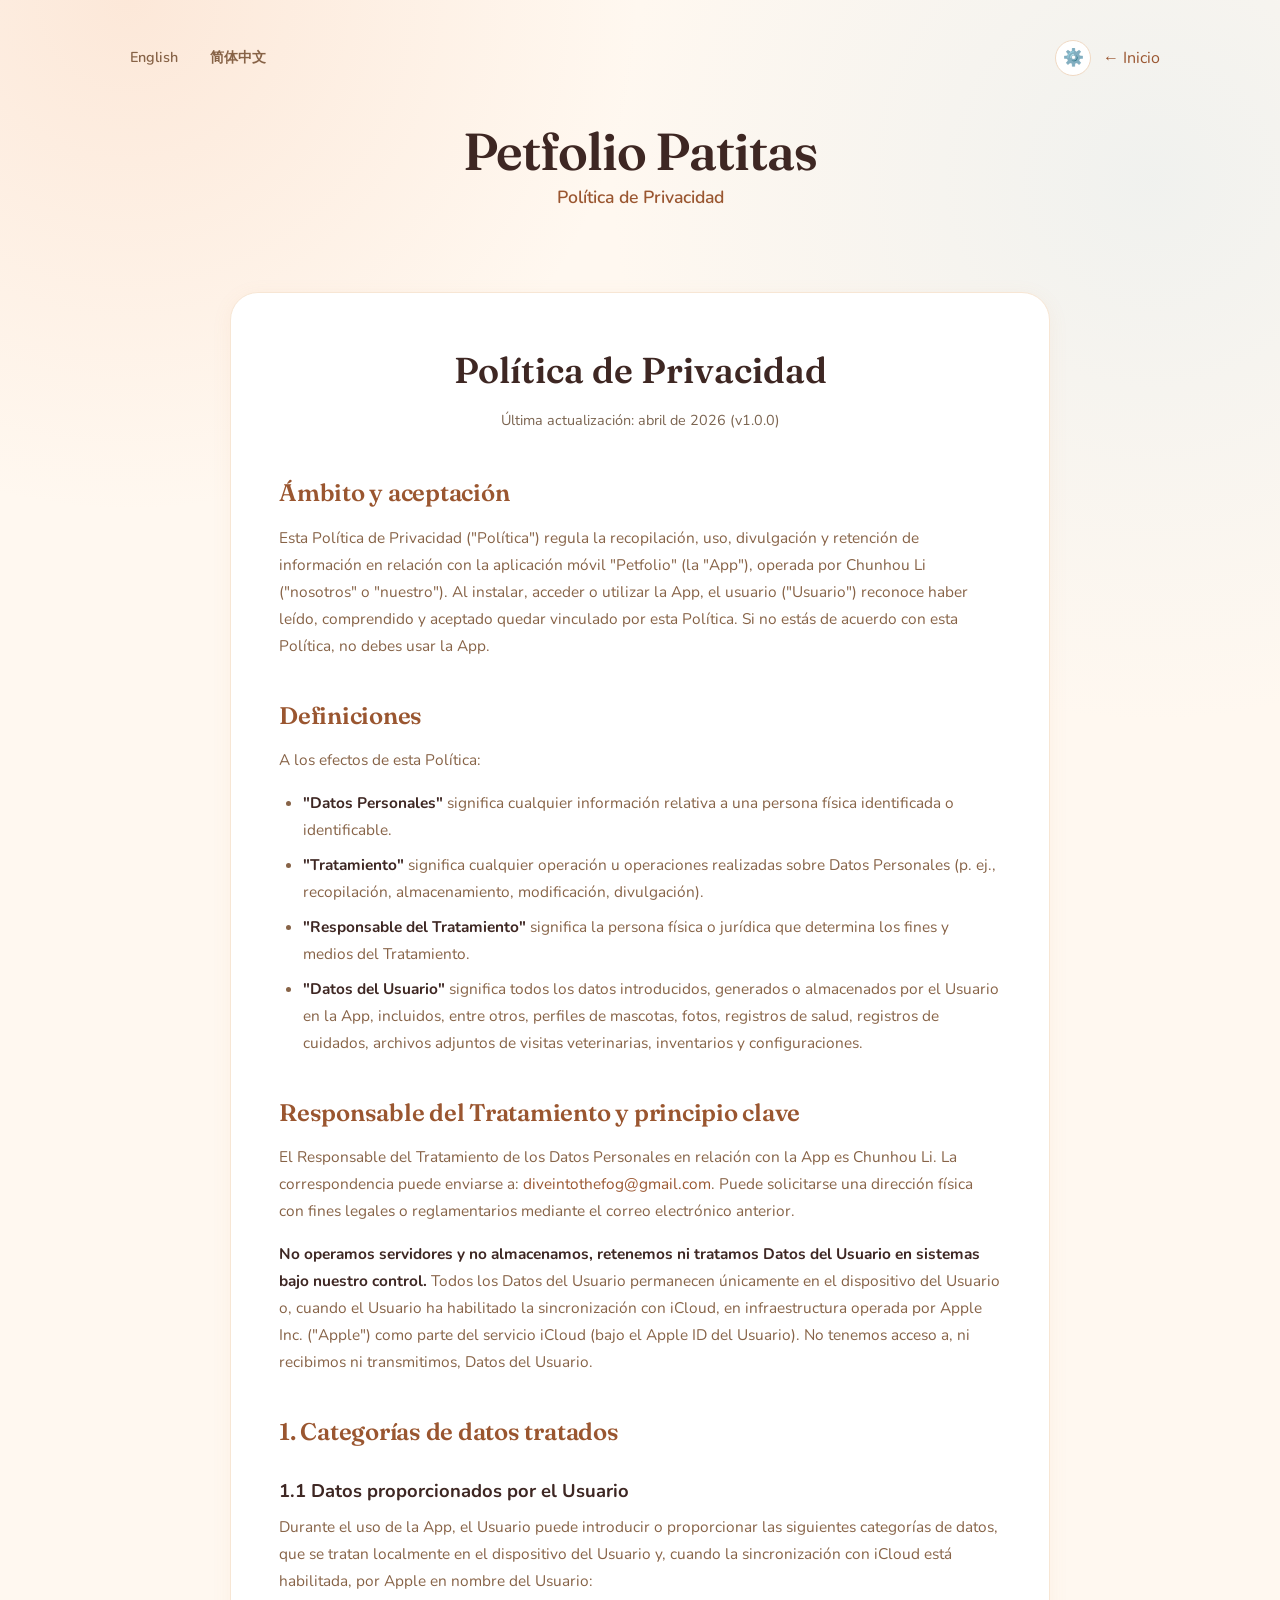
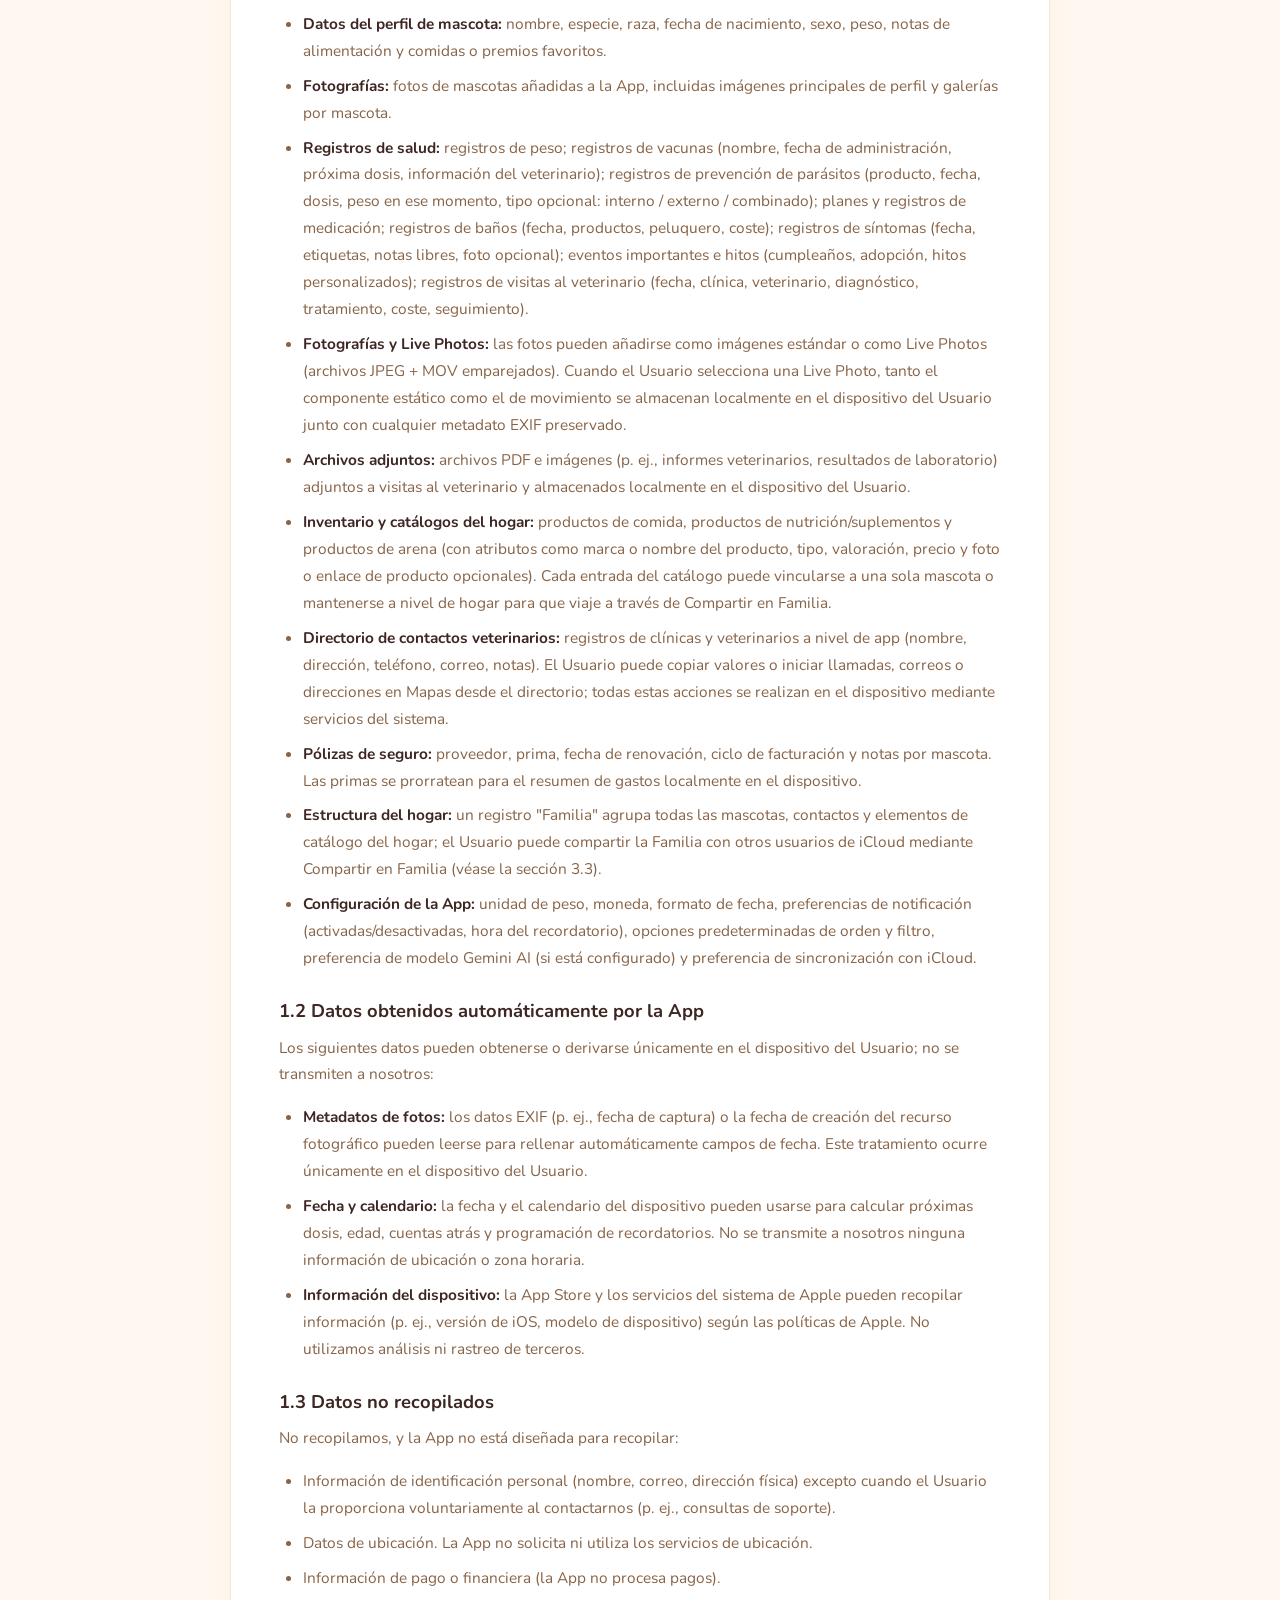
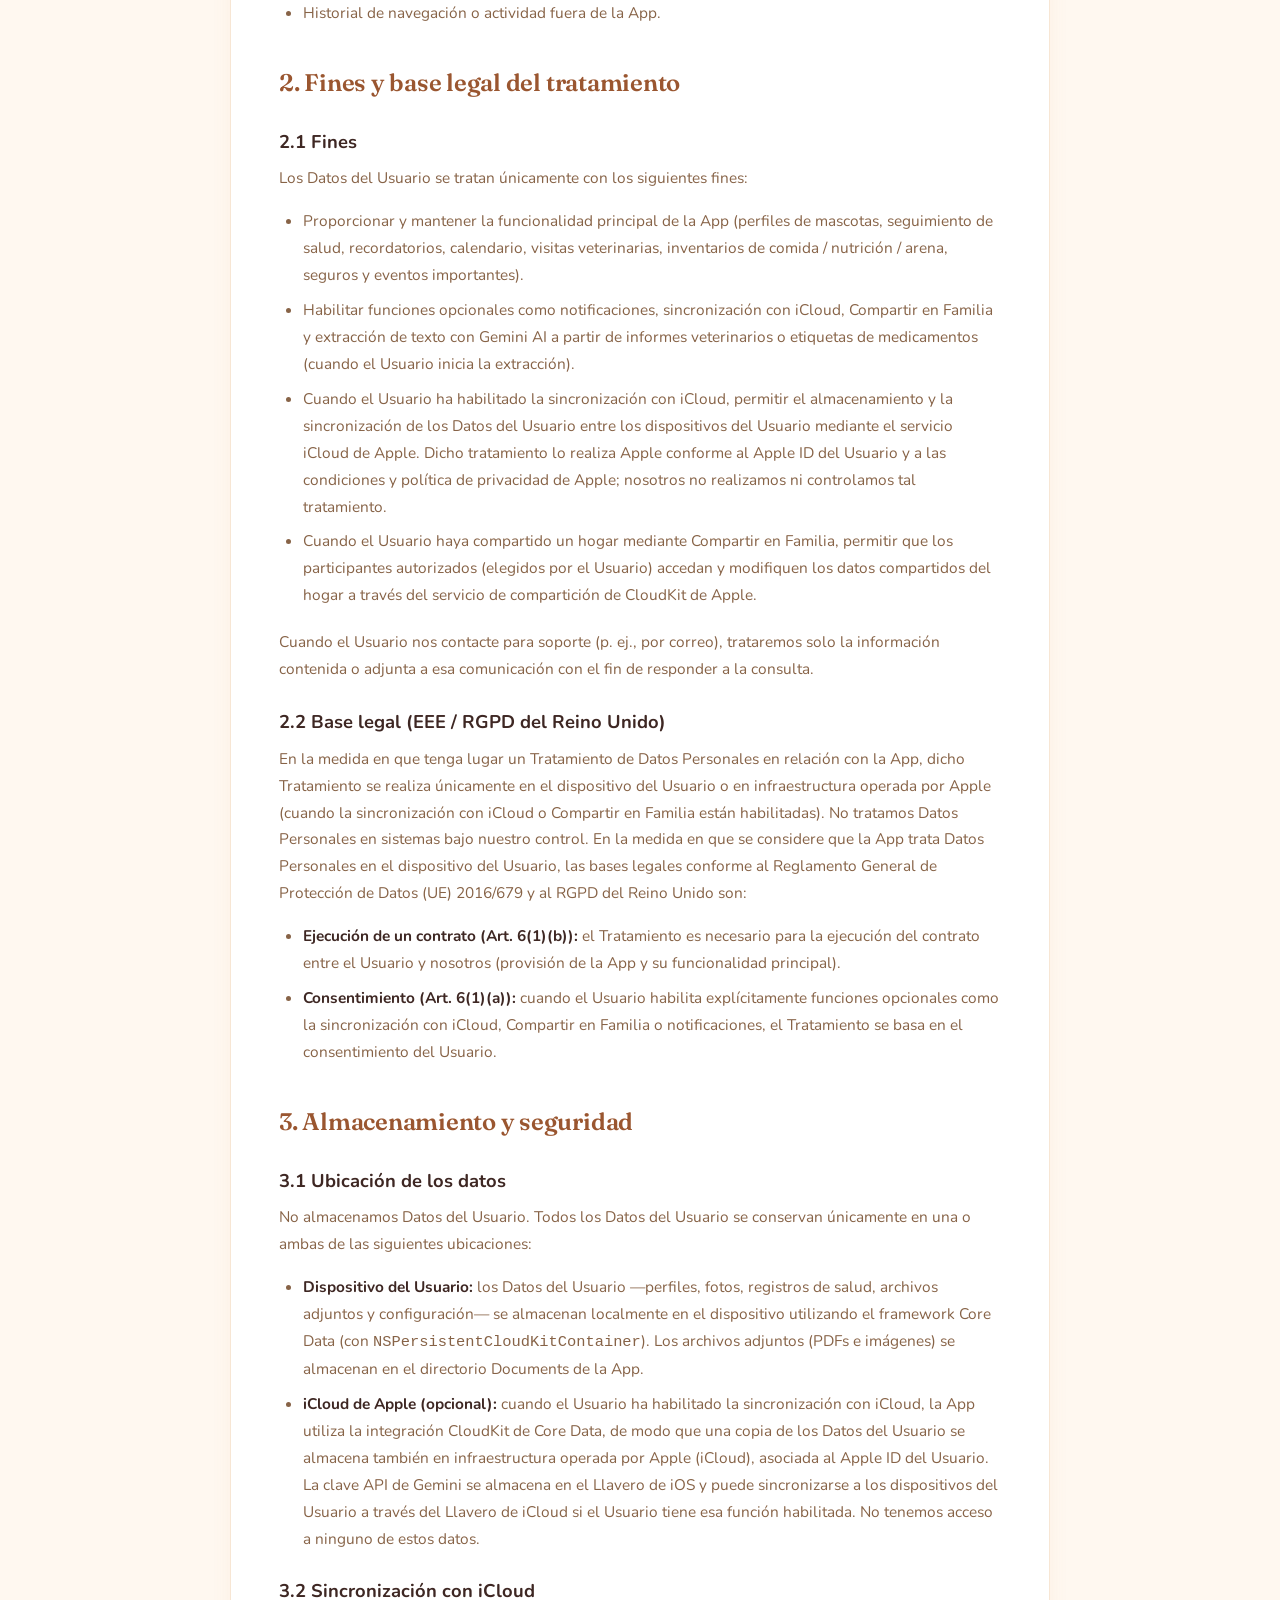
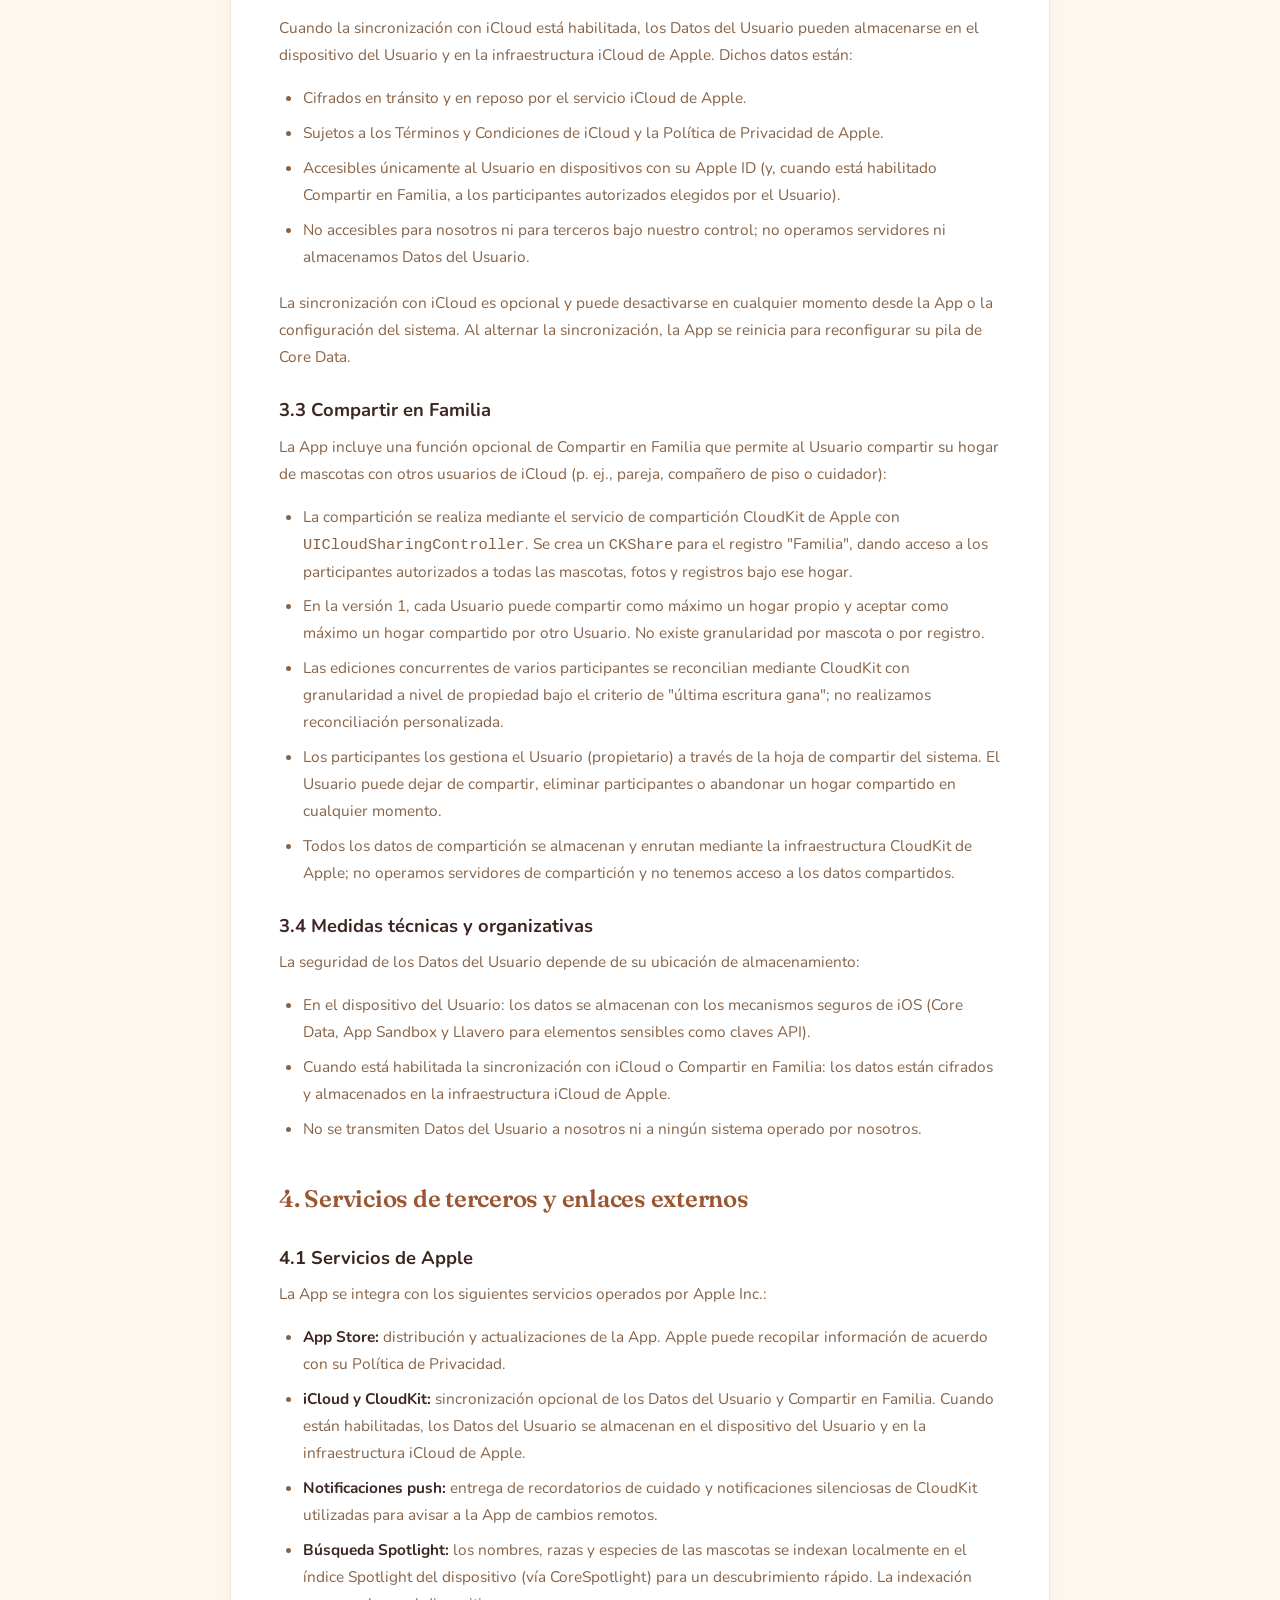
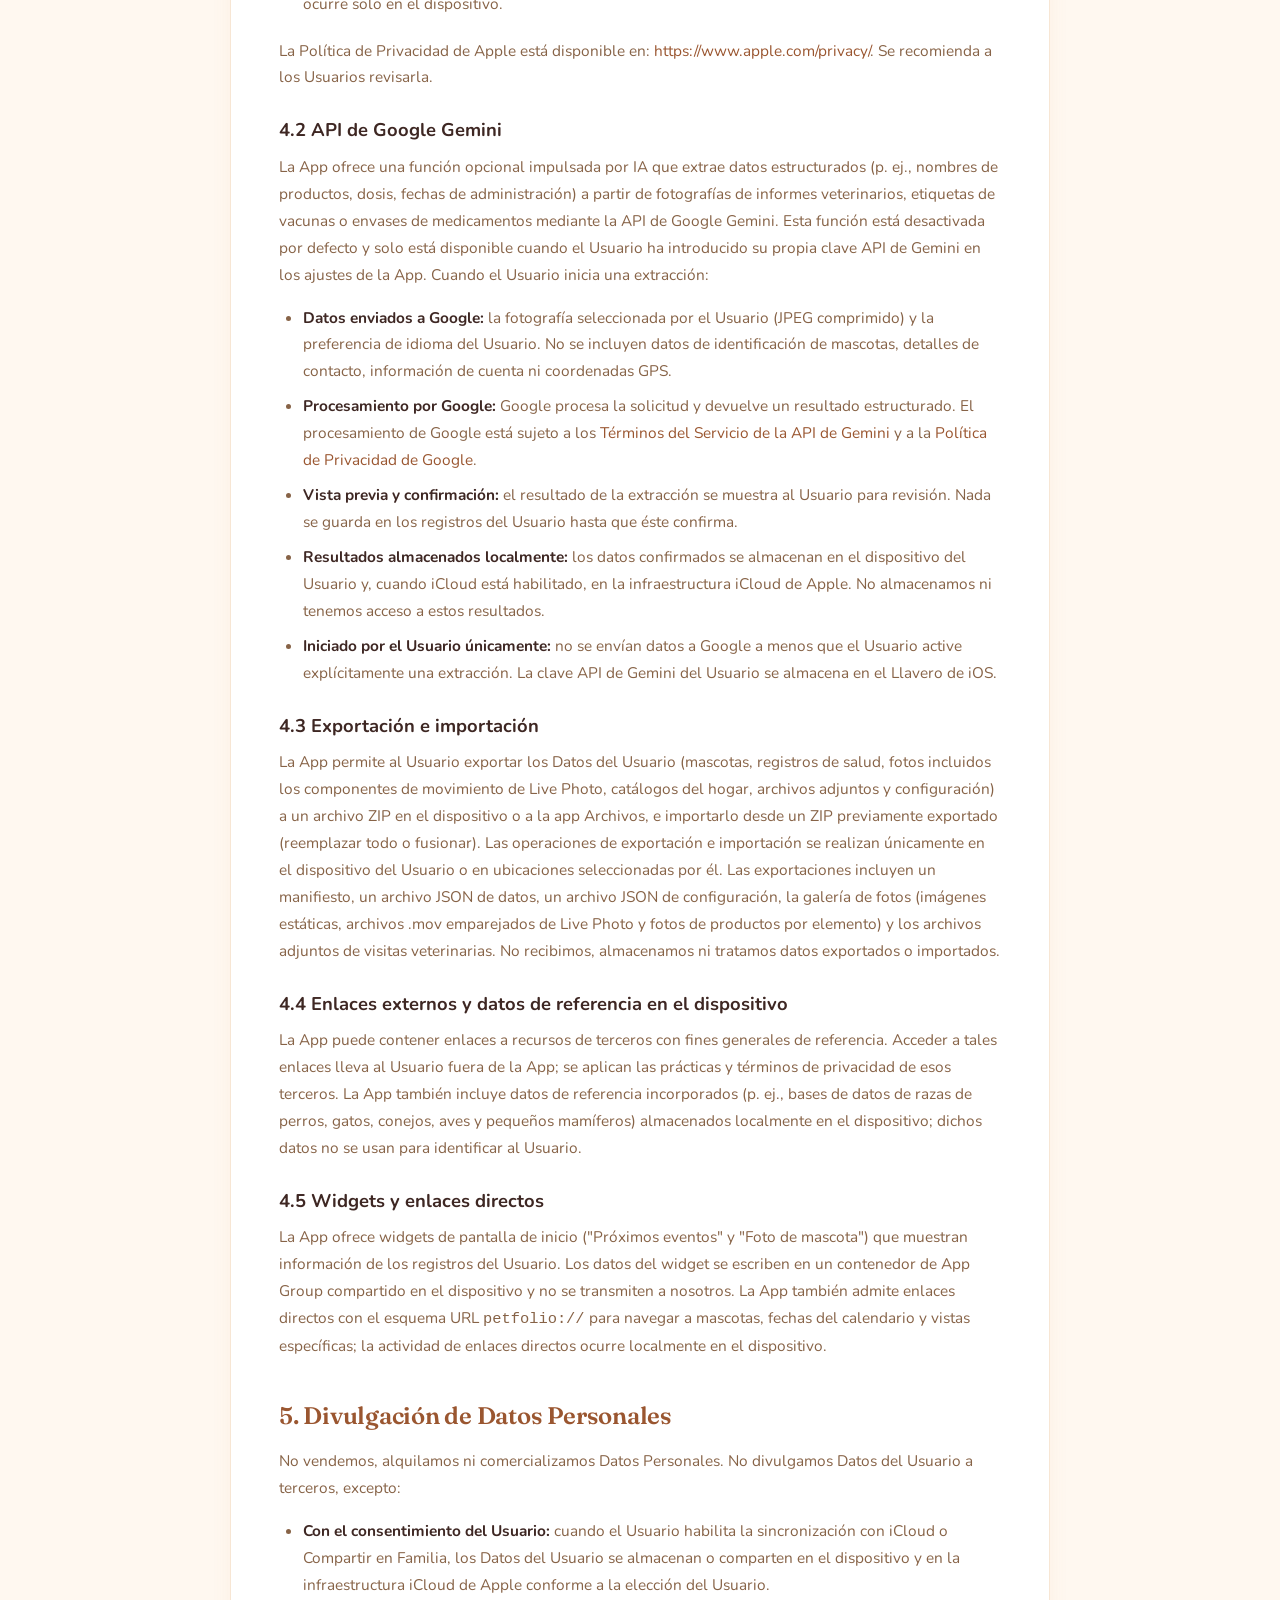
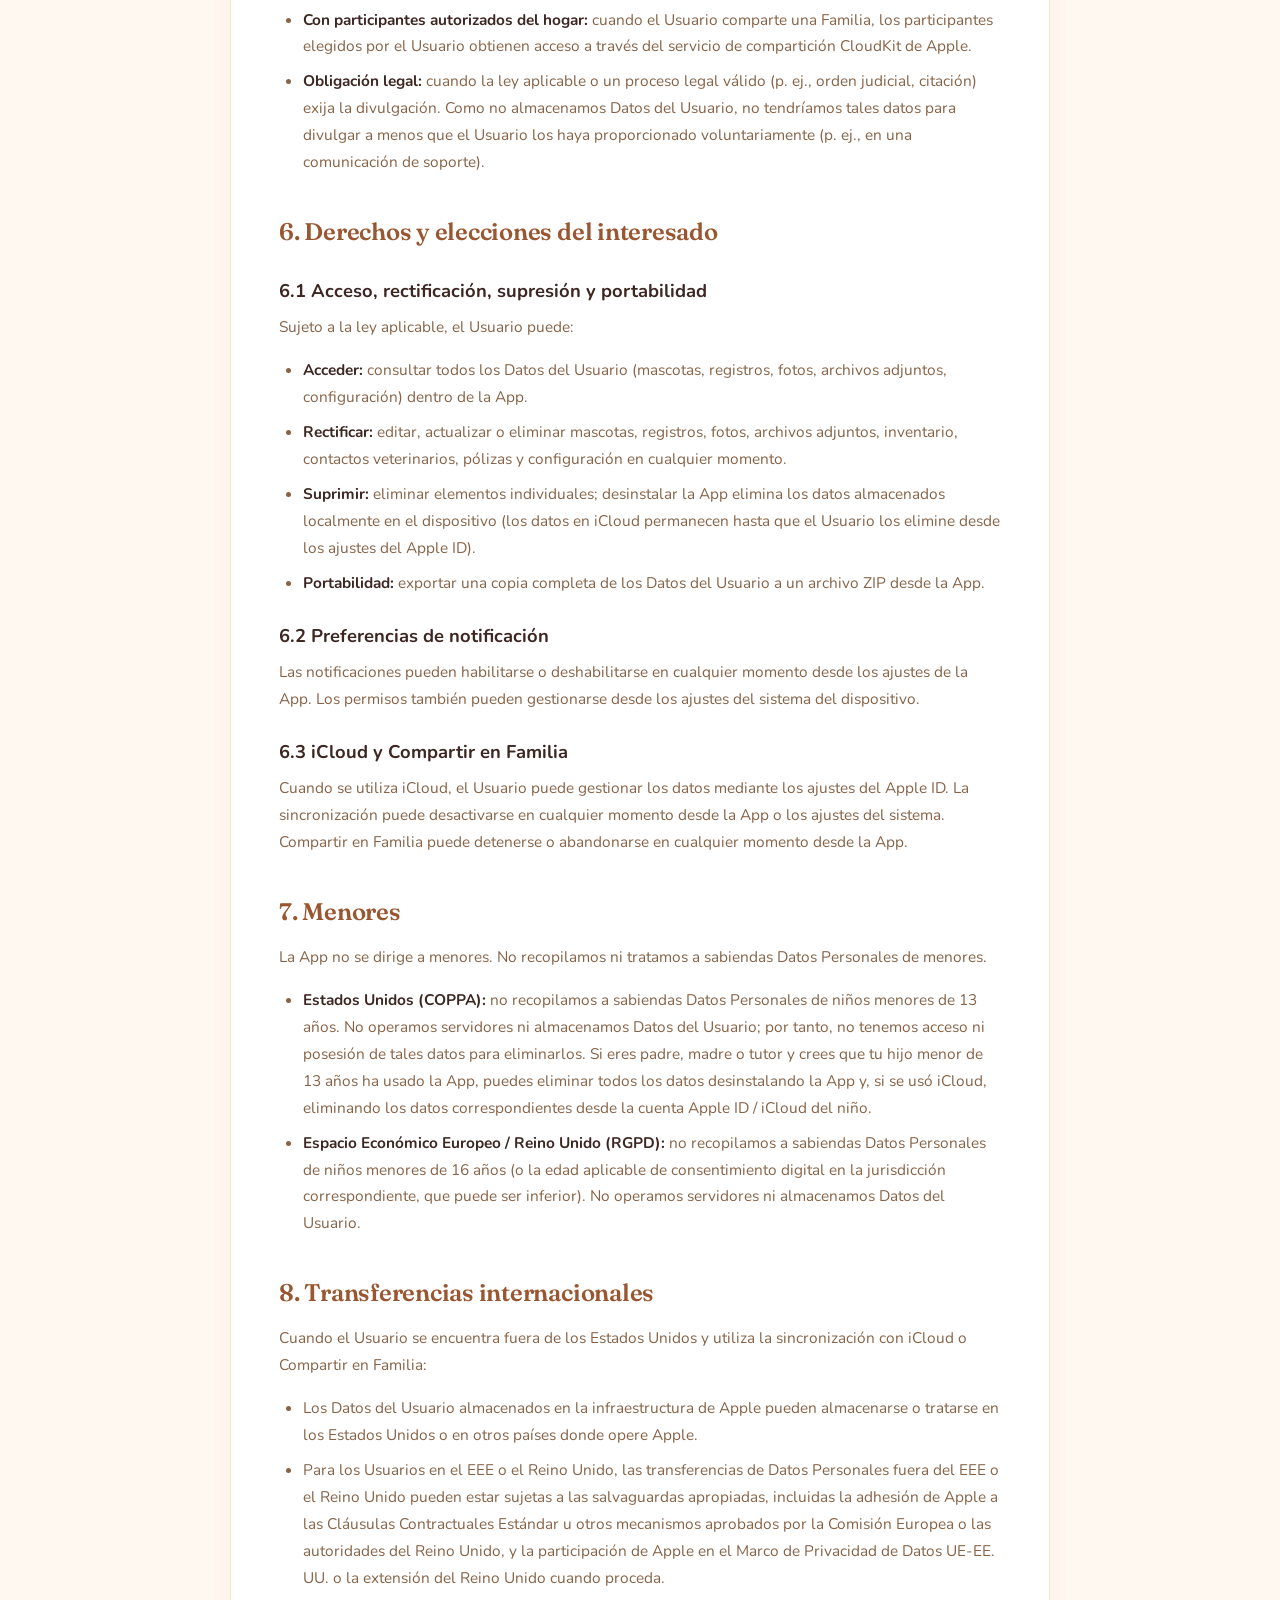
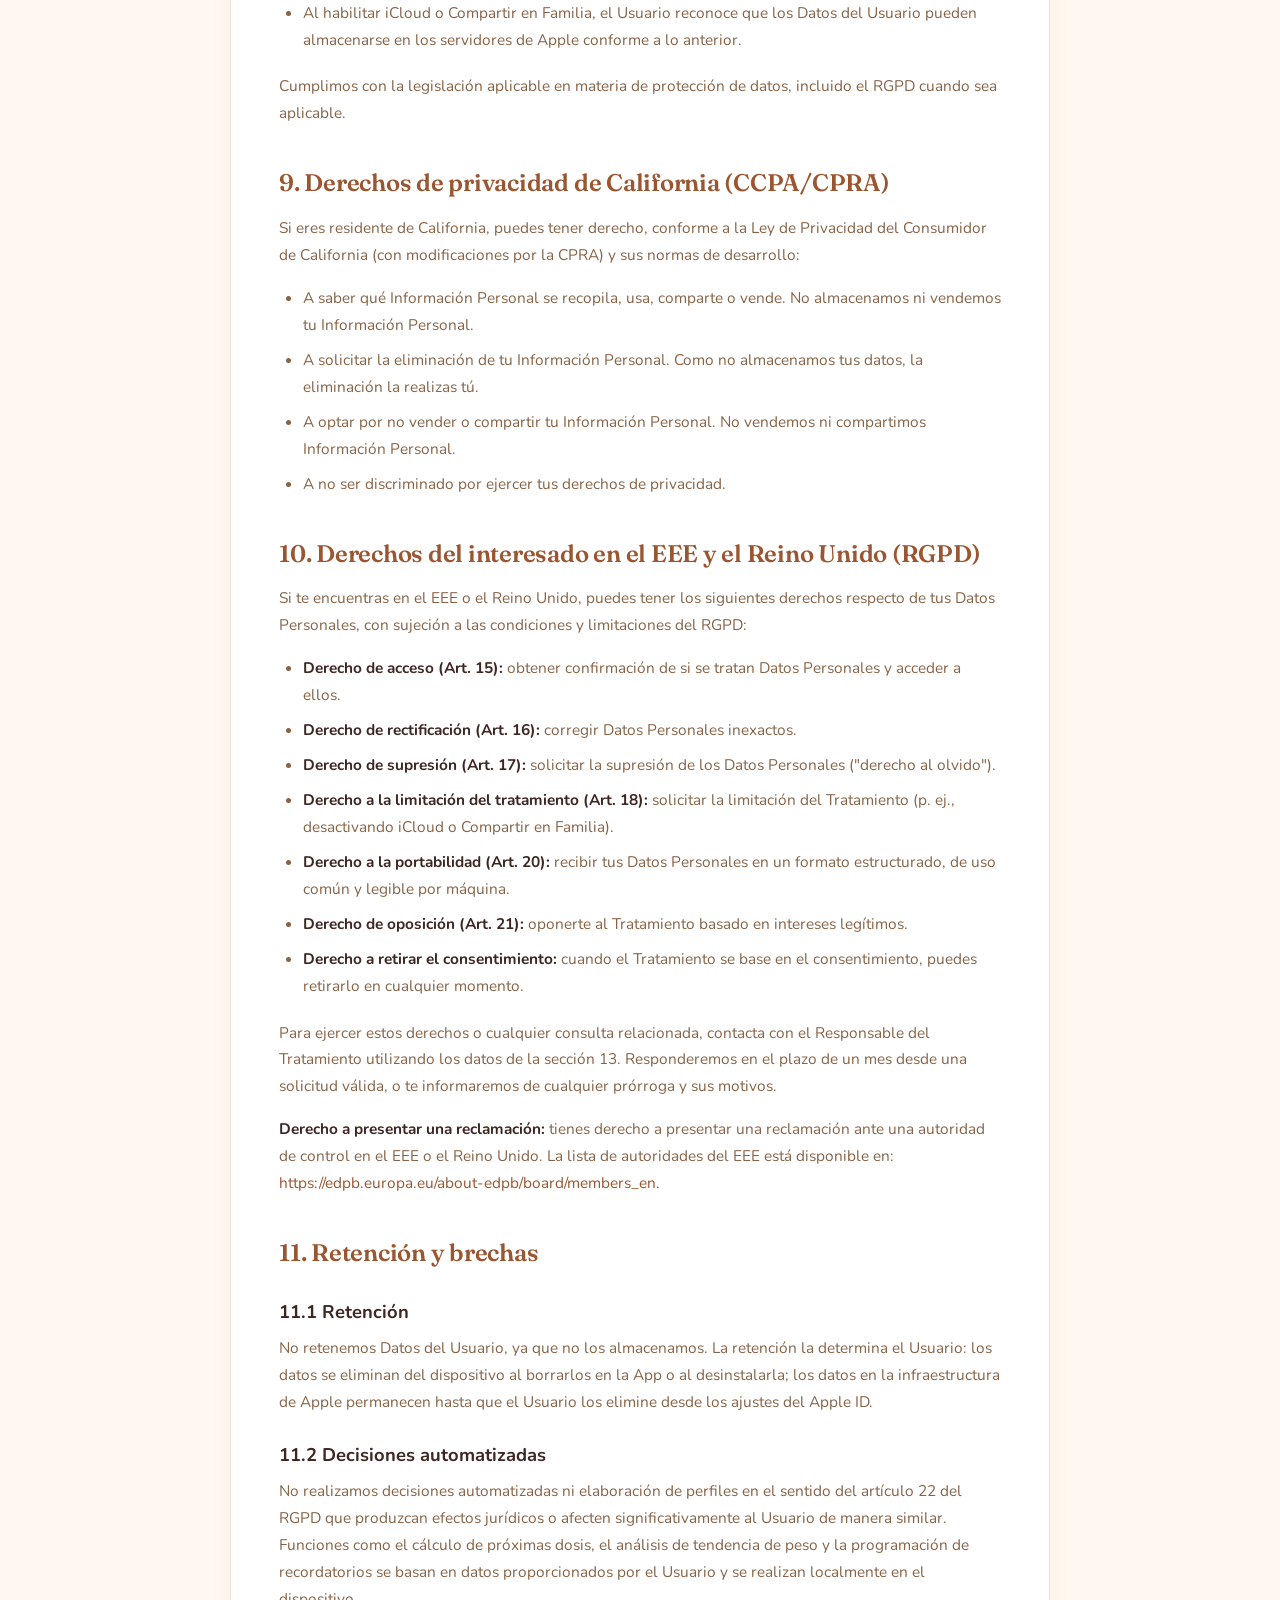
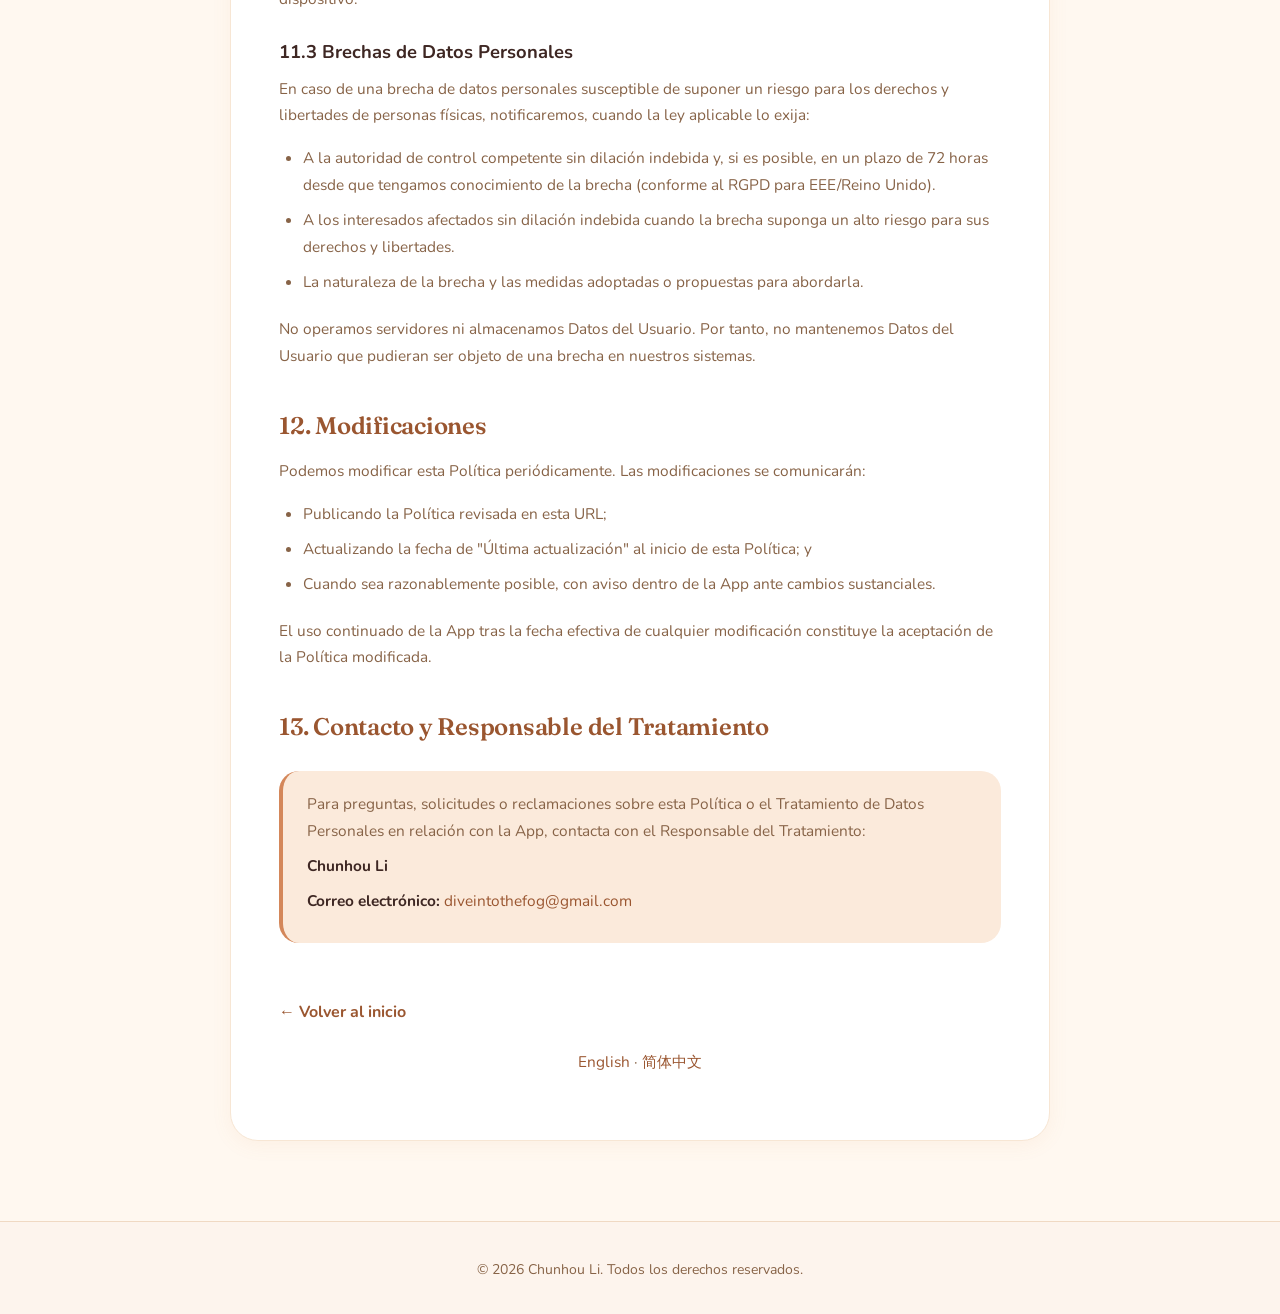
<file: es/privacy.html>
<!DOCTYPE html>
<html lang="es">
<head>
    <meta charset="UTF-8">
    <meta name="viewport" content="width=device-width, initial-scale=1.0">
    <meta name="description" content="Política de Privacidad de Petfolio — cómo se gestionan los datos de tus mascotas.">
    <title>Política de Privacidad — Petfolio</title>
    <meta name="theme-color" content="#D4875A">
    <link rel="icon" href="../resources/app_icon.png">
    <link rel="apple-touch-icon" href="../resources/app_icon.png">
    <link rel="canonical" href="https://petfolio.luminoid.dev/es/privacy.html">
    <meta property="og:type" content="article">
    <meta property="og:url" content="https://petfolio.luminoid.dev/es/privacy.html">
    <meta property="og:title" content="Política de Privacidad — Petfolio">
    <meta property="og:description" content="Política de Privacidad de Petfolio — cómo se gestionan los datos de tus mascotas.">
    <meta property="og:image" content="https://petfolio.luminoid.dev/resources/app_icon.png">
    <meta name="twitter:card" content="summary">
    <meta name="twitter:title" content="Política de Privacidad — Petfolio">
    <meta name="twitter:description" content="Política de Privacidad de Petfolio — cómo se gestionan los datos de tus mascotas.">
    <meta name="twitter:image" content="https://petfolio.luminoid.dev/resources/app_icon.png">
    <link rel="preconnect" href="https://fonts.googleapis.com">
    <link rel="preconnect" href="https://fonts.gstatic.com" crossorigin>
    <link href="https://fonts.googleapis.com/css2?family=Fraunces:opsz,wght@9..144,600&family=Nunito:wght@400;600;700&display=swap" rel="stylesheet">
    <link rel="stylesheet" href="../css/styles.css">
    <script src="../js/theme.js"></script>
    <link rel="alternate" hreflang="en" href="https://petfolio.luminoid.dev/privacy.html">
    <link rel="alternate" hreflang="es" href="https://petfolio.luminoid.dev/es/privacy.html">
    <link rel="alternate" hreflang="zh-Hans" href="https://petfolio.luminoid.dev/zh/privacy.html">
    <link rel="alternate" hreflang="x-default" href="https://petfolio.luminoid.dev/privacy.html">
</head>
<body>
    <header class="hero">
        <div class="hero-top">
            <p class="lang-switcher"><a href="../privacy.html" hreflang="en" lang="en">English</a><a href="../zh/privacy.html" hreflang="zh-Hans" lang="zh-Hans">简体中文</a></p>
            <div class="hero-actions">
                <button type="button" class="theme-toggle" data-theme-toggle aria-label="Tema">⚙️</button>
                <a href="index.html" class="hero-badge-pill">← Inicio</a>
            </div>
        </div>
        <div class="hero-inner hero-inner--centered">
            <div class="hero-text">
                <p class="app-name">Petfolio Patitas</p>
                <p class="tagline">Política de Privacidad</p>
            </div>
        </div>
    </header>

    <main class="container">
        <div class="privacy-content">
            <h1>Política de Privacidad</h1>
            <p class="last-updated">Última actualización: abril de 2026 (v1.0.0)</p>

            <h2>Ámbito y aceptación</h2>
            <p>Esta Política de Privacidad ("Política") regula la recopilación, uso, divulgación y retención de información en relación con la aplicación móvil "Petfolio" (la "App"), operada por Chunhou Li ("nosotros" o "nuestro"). Al instalar, acceder o utilizar la App, el usuario ("Usuario") reconoce haber leído, comprendido y aceptado quedar vinculado por esta Política. Si no estás de acuerdo con esta Política, no debes usar la App.</p>

            <h2>Definiciones</h2>
            <p>A los efectos de esta Política:</p>
            <ul>
                <li><strong>"Datos Personales"</strong> significa cualquier información relativa a una persona física identificada o identificable.</li>
                <li><strong>"Tratamiento"</strong> significa cualquier operación u operaciones realizadas sobre Datos Personales (p. ej., recopilación, almacenamiento, modificación, divulgación).</li>
                <li><strong>"Responsable del Tratamiento"</strong> significa la persona física o jurídica que determina los fines y medios del Tratamiento.</li>
                <li><strong>"Datos del Usuario"</strong> significa todos los datos introducidos, generados o almacenados por el Usuario en la App, incluidos, entre otros, perfiles de mascotas, fotos, registros de salud, registros de cuidados, archivos adjuntos de visitas veterinarias, inventarios y configuraciones.</li>
            </ul>

            <h2>Responsable del Tratamiento y principio clave</h2>
            <p>El Responsable del Tratamiento de los Datos Personales en relación con la App es Chunhou Li. La correspondencia puede enviarse a: <a href="mailto:&#100;&#105;&#118;&#101;&#105;&#110;&#116;&#111;&#116;&#104;&#101;&#102;&#111;&#103;&#64;&#103;&#109;&#97;&#105;&#108;&#46;&#99;&#111;&#109;">&#100;&#105;&#118;&#101;&#105;&#110;&#116;&#111;&#116;&#104;&#101;&#102;&#111;&#103;&#64;&#103;&#109;&#97;&#105;&#108;&#46;&#99;&#111;&#109;</a>. Puede solicitarse una dirección física con fines legales o reglamentarios mediante el correo electrónico anterior.</p>
            <p><strong>No operamos servidores y no almacenamos, retenemos ni tratamos Datos del Usuario en sistemas bajo nuestro control.</strong> Todos los Datos del Usuario permanecen únicamente en el dispositivo del Usuario o, cuando el Usuario ha habilitado la sincronización con iCloud, en infraestructura operada por Apple Inc. ("Apple") como parte del servicio iCloud (bajo el Apple ID del Usuario). No tenemos acceso a, ni recibimos ni transmitimos, Datos del Usuario.</p>

            <h2>1. Categorías de datos tratados</h2>

            <h3>1.1 Datos proporcionados por el Usuario</h3>
            <p>Durante el uso de la App, el Usuario puede introducir o proporcionar las siguientes categorías de datos, que se tratan localmente en el dispositivo del Usuario y, cuando la sincronización con iCloud está habilitada, por Apple en nombre del Usuario:</p>
            <ul>
                <li><strong>Datos del perfil de mascota:</strong> nombre, especie, raza, fecha de nacimiento, sexo, peso, notas de alimentación y comidas o premios favoritos.</li>
                <li><strong>Fotografías:</strong> fotos de mascotas añadidas a la App, incluidas imágenes principales de perfil y galerías por mascota.</li>
                <li><strong>Registros de salud:</strong> registros de peso; registros de vacunas (nombre, fecha de administración, próxima dosis, información del veterinario); registros de prevención de parásitos (producto, fecha, dosis, peso en ese momento, tipo opcional: interno / externo / combinado); planes y registros de medicación; registros de baños (fecha, productos, peluquero, coste); registros de síntomas (fecha, etiquetas, notas libres, foto opcional); eventos importantes e hitos (cumpleaños, adopción, hitos personalizados); registros de visitas al veterinario (fecha, clínica, veterinario, diagnóstico, tratamiento, coste, seguimiento).</li>
                <li><strong>Fotografías y Live Photos:</strong> las fotos pueden añadirse como imágenes estándar o como Live Photos (archivos JPEG + MOV emparejados). Cuando el Usuario selecciona una Live Photo, tanto el componente estático como el de movimiento se almacenan localmente en el dispositivo del Usuario junto con cualquier metadato EXIF preservado.</li>
                <li><strong>Archivos adjuntos:</strong> archivos PDF e imágenes (p. ej., informes veterinarios, resultados de laboratorio) adjuntos a visitas al veterinario y almacenados localmente en el dispositivo del Usuario.</li>
                <li><strong>Inventario y catálogos del hogar:</strong> productos de comida, productos de nutrición/suplementos y productos de arena (con atributos como marca o nombre del producto, tipo, valoración, precio y foto o enlace de producto opcionales). Cada entrada del catálogo puede vincularse a una sola mascota o mantenerse a nivel de hogar para que viaje a través de Compartir en Familia.</li>
                <li><strong>Directorio de contactos veterinarios:</strong> registros de clínicas y veterinarios a nivel de app (nombre, dirección, teléfono, correo, notas). El Usuario puede copiar valores o iniciar llamadas, correos o direcciones en Mapas desde el directorio; todas estas acciones se realizan en el dispositivo mediante servicios del sistema.</li>
                <li><strong>Pólizas de seguro:</strong> proveedor, prima, fecha de renovación, ciclo de facturación y notas por mascota. Las primas se prorratean para el resumen de gastos localmente en el dispositivo.</li>
                <li><strong>Estructura del hogar:</strong> un registro "Familia" agrupa todas las mascotas, contactos y elementos de catálogo del hogar; el Usuario puede compartir la Familia con otros usuarios de iCloud mediante Compartir en Familia (véase la sección 3.3).</li>
                <li><strong>Configuración de la App:</strong> unidad de peso, moneda, formato de fecha, preferencias de notificación (activadas/desactivadas, hora del recordatorio), opciones predeterminadas de orden y filtro, preferencia de modelo Gemini AI (si está configurado) y preferencia de sincronización con iCloud.</li>
            </ul>

            <h3>1.2 Datos obtenidos automáticamente por la App</h3>
            <p>Los siguientes datos pueden obtenerse o derivarse únicamente en el dispositivo del Usuario; no se transmiten a nosotros:</p>
            <ul>
                <li><strong>Metadatos de fotos:</strong> los datos EXIF (p. ej., fecha de captura) o la fecha de creación del recurso fotográfico pueden leerse para rellenar automáticamente campos de fecha. Este tratamiento ocurre únicamente en el dispositivo del Usuario.</li>
                <li><strong>Fecha y calendario:</strong> la fecha y el calendario del dispositivo pueden usarse para calcular próximas dosis, edad, cuentas atrás y programación de recordatorios. No se transmite a nosotros ninguna información de ubicación o zona horaria.</li>
                <li><strong>Información del dispositivo:</strong> la App Store y los servicios del sistema de Apple pueden recopilar información (p. ej., versión de iOS, modelo de dispositivo) según las políticas de Apple. No utilizamos análisis ni rastreo de terceros.</li>
            </ul>

            <h3>1.3 Datos no recopilados</h3>
            <p>No recopilamos, y la App no está diseñada para recopilar:</p>
            <ul>
                <li>Información de identificación personal (nombre, correo, dirección física) excepto cuando el Usuario la proporciona voluntariamente al contactarnos (p. ej., consultas de soporte).</li>
                <li>Datos de ubicación. La App no solicita ni utiliza los servicios de ubicación.</li>
                <li>Información de pago o financiera (la App no procesa pagos).</li>
                <li>Historial de navegación o actividad fuera de la App.</li>
            </ul>

            <h2>2. Fines y base legal del tratamiento</h2>

            <h3>2.1 Fines</h3>
            <p>Los Datos del Usuario se tratan únicamente con los siguientes fines:</p>
            <ul>
                <li>Proporcionar y mantener la funcionalidad principal de la App (perfiles de mascotas, seguimiento de salud, recordatorios, calendario, visitas veterinarias, inventarios de comida / nutrición / arena, seguros y eventos importantes).</li>
                <li>Habilitar funciones opcionales como notificaciones, sincronización con iCloud, Compartir en Familia y extracción de texto con Gemini AI a partir de informes veterinarios o etiquetas de medicamentos (cuando el Usuario inicia la extracción).</li>
                <li>Cuando el Usuario ha habilitado la sincronización con iCloud, permitir el almacenamiento y la sincronización de los Datos del Usuario entre los dispositivos del Usuario mediante el servicio iCloud de Apple. Dicho tratamiento lo realiza Apple conforme al Apple ID del Usuario y a las condiciones y política de privacidad de Apple; nosotros no realizamos ni controlamos tal tratamiento.</li>
                <li>Cuando el Usuario haya compartido un hogar mediante Compartir en Familia, permitir que los participantes autorizados (elegidos por el Usuario) accedan y modifiquen los datos compartidos del hogar a través del servicio de compartición de CloudKit de Apple.</li>
            </ul>
            <p>Cuando el Usuario nos contacte para soporte (p. ej., por correo), trataremos solo la información contenida o adjunta a esa comunicación con el fin de responder a la consulta.</p>

            <h3>2.2 Base legal (EEE / RGPD del Reino Unido)</h3>
            <p>En la medida en que tenga lugar un Tratamiento de Datos Personales en relación con la App, dicho Tratamiento se realiza únicamente en el dispositivo del Usuario o en infraestructura operada por Apple (cuando la sincronización con iCloud o Compartir en Familia están habilitadas). No tratamos Datos Personales en sistemas bajo nuestro control. En la medida en que se considere que la App trata Datos Personales en el dispositivo del Usuario, las bases legales conforme al Reglamento General de Protección de Datos (UE) 2016/679 y al RGPD del Reino Unido son:</p>
            <ul>
                <li><strong>Ejecución de un contrato (Art. 6(1)(b)):</strong> el Tratamiento es necesario para la ejecución del contrato entre el Usuario y nosotros (provisión de la App y su funcionalidad principal).</li>
                <li><strong>Consentimiento (Art. 6(1)(a)):</strong> cuando el Usuario habilita explícitamente funciones opcionales como la sincronización con iCloud, Compartir en Familia o notificaciones, el Tratamiento se basa en el consentimiento del Usuario.</li>
            </ul>

            <h2>3. Almacenamiento y seguridad</h2>

            <h3>3.1 Ubicación de los datos</h3>
            <p>No almacenamos Datos del Usuario. Todos los Datos del Usuario se conservan únicamente en una o ambas de las siguientes ubicaciones:</p>
            <ul>
                <li><strong>Dispositivo del Usuario:</strong> los Datos del Usuario —perfiles, fotos, registros de salud, archivos adjuntos y configuración— se almacenan localmente en el dispositivo utilizando el framework Core Data (con <code>NSPersistentCloudKitContainer</code>). Los archivos adjuntos (PDFs e imágenes) se almacenan en el directorio Documents de la App.</li>
                <li><strong>iCloud de Apple (opcional):</strong> cuando el Usuario ha habilitado la sincronización con iCloud, la App utiliza la integración CloudKit de Core Data, de modo que una copia de los Datos del Usuario se almacena también en infraestructura operada por Apple (iCloud), asociada al Apple ID del Usuario. La clave API de Gemini se almacena en el Llavero de iOS y puede sincronizarse a los dispositivos del Usuario a través del Llavero de iCloud si el Usuario tiene esa función habilitada. No tenemos acceso a ninguno de estos datos.</li>
            </ul>

            <h3>3.2 Sincronización con iCloud</h3>
            <p>Cuando la sincronización con iCloud está habilitada, los Datos del Usuario pueden almacenarse en el dispositivo del Usuario y en la infraestructura iCloud de Apple. Dichos datos están:</p>
            <ul>
                <li>Cifrados en tránsito y en reposo por el servicio iCloud de Apple.</li>
                <li>Sujetos a los Términos y Condiciones de iCloud y la Política de Privacidad de Apple.</li>
                <li>Accesibles únicamente al Usuario en dispositivos con su Apple ID (y, cuando está habilitado Compartir en Familia, a los participantes autorizados elegidos por el Usuario).</li>
                <li>No accesibles para nosotros ni para terceros bajo nuestro control; no operamos servidores ni almacenamos Datos del Usuario.</li>
            </ul>
            <p>La sincronización con iCloud es opcional y puede desactivarse en cualquier momento desde la App o la configuración del sistema. Al alternar la sincronización, la App se reinicia para reconfigurar su pila de Core Data.</p>

            <h3>3.3 Compartir en Familia</h3>
            <p>La App incluye una función opcional de Compartir en Familia que permite al Usuario compartir su hogar de mascotas con otros usuarios de iCloud (p. ej., pareja, compañero de piso o cuidador):</p>
            <ul>
                <li>La compartición se realiza mediante el servicio de compartición CloudKit de Apple con <code>UICloudSharingController</code>. Se crea un <code>CKShare</code> para el registro "Familia", dando acceso a los participantes autorizados a todas las mascotas, fotos y registros bajo ese hogar.</li>
                <li>En la versión 1, cada Usuario puede compartir como máximo un hogar propio y aceptar como máximo un hogar compartido por otro Usuario. No existe granularidad por mascota o por registro.</li>
                <li>Las ediciones concurrentes de varios participantes se reconcilian mediante CloudKit con granularidad a nivel de propiedad bajo el criterio de "última escritura gana"; no realizamos reconciliación personalizada.</li>
                <li>Los participantes los gestiona el Usuario (propietario) a través de la hoja de compartir del sistema. El Usuario puede dejar de compartir, eliminar participantes o abandonar un hogar compartido en cualquier momento.</li>
                <li>Todos los datos de compartición se almacenan y enrutan mediante la infraestructura CloudKit de Apple; no operamos servidores de compartición y no tenemos acceso a los datos compartidos.</li>
            </ul>

            <h3>3.4 Medidas técnicas y organizativas</h3>
            <p>La seguridad de los Datos del Usuario depende de su ubicación de almacenamiento:</p>
            <ul>
                <li>En el dispositivo del Usuario: los datos se almacenan con los mecanismos seguros de iOS (Core Data, App Sandbox y Llavero para elementos sensibles como claves API).</li>
                <li>Cuando está habilitada la sincronización con iCloud o Compartir en Familia: los datos están cifrados y almacenados en la infraestructura iCloud de Apple.</li>
                <li>No se transmiten Datos del Usuario a nosotros ni a ningún sistema operado por nosotros.</li>
            </ul>

            <h2>4. Servicios de terceros y enlaces externos</h2>

            <h3>4.1 Servicios de Apple</h3>
            <p>La App se integra con los siguientes servicios operados por Apple Inc.:</p>
            <ul>
                <li><strong>App Store:</strong> distribución y actualizaciones de la App. Apple puede recopilar información de acuerdo con su Política de Privacidad.</li>
                <li><strong>iCloud y CloudKit:</strong> sincronización opcional de los Datos del Usuario y Compartir en Familia. Cuando están habilitadas, los Datos del Usuario se almacenan en el dispositivo del Usuario y en la infraestructura iCloud de Apple.</li>
                <li><strong>Notificaciones push:</strong> entrega de recordatorios de cuidado y notificaciones silenciosas de CloudKit utilizadas para avisar a la App de cambios remotos.</li>
                <li><strong>Búsqueda Spotlight:</strong> los nombres, razas y especies de las mascotas se indexan localmente en el índice Spotlight del dispositivo (vía CoreSpotlight) para un descubrimiento rápido. La indexación ocurre solo en el dispositivo.</li>
            </ul>
            <p>La Política de Privacidad de Apple está disponible en: <a href="https://www.apple.com/privacy/" target="_blank" rel="noopener noreferrer">https://www.apple.com/privacy/</a>. Se recomienda a los Usuarios revisarla.</p>

            <h3>4.2 API de Google Gemini</h3>
            <p>La App ofrece una función opcional impulsada por IA que extrae datos estructurados (p. ej., nombres de productos, dosis, fechas de administración) a partir de fotografías de informes veterinarios, etiquetas de vacunas o envases de medicamentos mediante la API de Google Gemini. Esta función está desactivada por defecto y solo está disponible cuando el Usuario ha introducido su propia clave API de Gemini en los ajustes de la App. Cuando el Usuario inicia una extracción:</p>
            <ul>
                <li><strong>Datos enviados a Google:</strong> la fotografía seleccionada por el Usuario (JPEG comprimido) y la preferencia de idioma del Usuario. No se incluyen datos de identificación de mascotas, detalles de contacto, información de cuenta ni coordenadas GPS.</li>
                <li><strong>Procesamiento por Google:</strong> Google procesa la solicitud y devuelve un resultado estructurado. El procesamiento de Google está sujeto a los <a href="https://ai.google.dev/gemini-api/terms" target="_blank" rel="noopener noreferrer">Términos del Servicio de la API de Gemini</a> y a la <a href="https://policies.google.com/privacy" target="_blank" rel="noopener noreferrer">Política de Privacidad de Google</a>.</li>
                <li><strong>Vista previa y confirmación:</strong> el resultado de la extracción se muestra al Usuario para revisión. Nada se guarda en los registros del Usuario hasta que éste confirma.</li>
                <li><strong>Resultados almacenados localmente:</strong> los datos confirmados se almacenan en el dispositivo del Usuario y, cuando iCloud está habilitado, en la infraestructura iCloud de Apple. No almacenamos ni tenemos acceso a estos resultados.</li>
                <li><strong>Iniciado por el Usuario únicamente:</strong> no se envían datos a Google a menos que el Usuario active explícitamente una extracción. La clave API de Gemini del Usuario se almacena en el Llavero de iOS.</li>
            </ul>

            <h3>4.3 Exportación e importación</h3>
            <p>La App permite al Usuario exportar los Datos del Usuario (mascotas, registros de salud, fotos incluidos los componentes de movimiento de Live Photo, catálogos del hogar, archivos adjuntos y configuración) a un archivo ZIP en el dispositivo o a la app Archivos, e importarlo desde un ZIP previamente exportado (reemplazar todo o fusionar). Las operaciones de exportación e importación se realizan únicamente en el dispositivo del Usuario o en ubicaciones seleccionadas por él. Las exportaciones incluyen un manifiesto, un archivo JSON de datos, un archivo JSON de configuración, la galería de fotos (imágenes estáticas, archivos .mov emparejados de Live Photo y fotos de productos por elemento) y los archivos adjuntos de visitas veterinarias. No recibimos, almacenamos ni tratamos datos exportados o importados.</p>

            <h3>4.4 Enlaces externos y datos de referencia en el dispositivo</h3>
            <p>La App puede contener enlaces a recursos de terceros con fines generales de referencia. Acceder a tales enlaces lleva al Usuario fuera de la App; se aplican las prácticas y términos de privacidad de esos terceros. La App también incluye datos de referencia incorporados (p. ej., bases de datos de razas de perros, gatos, conejos, aves y pequeños mamíferos) almacenados localmente en el dispositivo; dichos datos no se usan para identificar al Usuario.</p>

            <h3>4.5 Widgets y enlaces directos</h3>
            <p>La App ofrece widgets de pantalla de inicio ("Próximos eventos" y "Foto de mascota") que muestran información de los registros del Usuario. Los datos del widget se escriben en un contenedor de App Group compartido en el dispositivo y no se transmiten a nosotros. La App también admite enlaces directos con el esquema URL <code>petfolio://</code> para navegar a mascotas, fechas del calendario y vistas específicas; la actividad de enlaces directos ocurre localmente en el dispositivo.</p>

            <h2>5. Divulgación de Datos Personales</h2>

            <p>No vendemos, alquilamos ni comercializamos Datos Personales. No divulgamos Datos del Usuario a terceros, excepto:</p>
            <ul>
                <li><strong>Con el consentimiento del Usuario:</strong> cuando el Usuario habilita la sincronización con iCloud o Compartir en Familia, los Datos del Usuario se almacenan o comparten en el dispositivo y en la infraestructura iCloud de Apple conforme a la elección del Usuario.</li>
                <li><strong>Con participantes autorizados del hogar:</strong> cuando el Usuario comparte una Familia, los participantes elegidos por el Usuario obtienen acceso a través del servicio de compartición CloudKit de Apple.</li>
                <li><strong>Obligación legal:</strong> cuando la ley aplicable o un proceso legal válido (p. ej., orden judicial, citación) exija la divulgación. Como no almacenamos Datos del Usuario, no tendríamos tales datos para divulgar a menos que el Usuario los haya proporcionado voluntariamente (p. ej., en una comunicación de soporte).</li>
            </ul>

            <h2>6. Derechos y elecciones del interesado</h2>

            <h3>6.1 Acceso, rectificación, supresión y portabilidad</h3>
            <p>Sujeto a la ley aplicable, el Usuario puede:</p>
            <ul>
                <li><strong>Acceder:</strong> consultar todos los Datos del Usuario (mascotas, registros, fotos, archivos adjuntos, configuración) dentro de la App.</li>
                <li><strong>Rectificar:</strong> editar, actualizar o eliminar mascotas, registros, fotos, archivos adjuntos, inventario, contactos veterinarios, pólizas y configuración en cualquier momento.</li>
                <li><strong>Suprimir:</strong> eliminar elementos individuales; desinstalar la App elimina los datos almacenados localmente en el dispositivo (los datos en iCloud permanecen hasta que el Usuario los elimine desde los ajustes del Apple ID).</li>
                <li><strong>Portabilidad:</strong> exportar una copia completa de los Datos del Usuario a un archivo ZIP desde la App.</li>
            </ul>

            <h3>6.2 Preferencias de notificación</h3>
            <p>Las notificaciones pueden habilitarse o deshabilitarse en cualquier momento desde los ajustes de la App. Los permisos también pueden gestionarse desde los ajustes del sistema del dispositivo.</p>

            <h3>6.3 iCloud y Compartir en Familia</h3>
            <p>Cuando se utiliza iCloud, el Usuario puede gestionar los datos mediante los ajustes del Apple ID. La sincronización puede desactivarse en cualquier momento desde la App o los ajustes del sistema. Compartir en Familia puede detenerse o abandonarse en cualquier momento desde la App.</p>

            <h2>7. Menores</h2>

            <p>La App no se dirige a menores. No recopilamos ni tratamos a sabiendas Datos Personales de menores.</p>
            <ul>
                <li><strong>Estados Unidos (COPPA):</strong> no recopilamos a sabiendas Datos Personales de niños menores de 13 años. No operamos servidores ni almacenamos Datos del Usuario; por tanto, no tenemos acceso ni posesión de tales datos para eliminarlos. Si eres padre, madre o tutor y crees que tu hijo menor de 13 años ha usado la App, puedes eliminar todos los datos desinstalando la App y, si se usó iCloud, eliminando los datos correspondientes desde la cuenta Apple ID / iCloud del niño.</li>
                <li><strong>Espacio Económico Europeo / Reino Unido (RGPD):</strong> no recopilamos a sabiendas Datos Personales de niños menores de 16 años (o la edad aplicable de consentimiento digital en la jurisdicción correspondiente, que puede ser inferior). No operamos servidores ni almacenamos Datos del Usuario.</li>
            </ul>

            <h2>8. Transferencias internacionales</h2>

            <p>Cuando el Usuario se encuentra fuera de los Estados Unidos y utiliza la sincronización con iCloud o Compartir en Familia:</p>
            <ul>
                <li>Los Datos del Usuario almacenados en la infraestructura de Apple pueden almacenarse o tratarse en los Estados Unidos o en otros países donde opere Apple.</li>
                <li>Para los Usuarios en el EEE o el Reino Unido, las transferencias de Datos Personales fuera del EEE o el Reino Unido pueden estar sujetas a las salvaguardas apropiadas, incluidas la adhesión de Apple a las Cláusulas Contractuales Estándar u otros mecanismos aprobados por la Comisión Europea o las autoridades del Reino Unido, y la participación de Apple en el Marco de Privacidad de Datos UE-EE. UU. o la extensión del Reino Unido cuando proceda.</li>
                <li>Al habilitar iCloud o Compartir en Familia, el Usuario reconoce que los Datos del Usuario pueden almacenarse en los servidores de Apple conforme a lo anterior.</li>
            </ul>
            <p>Cumplimos con la legislación aplicable en materia de protección de datos, incluido el RGPD cuando sea aplicable.</p>

            <h2>9. Derechos de privacidad de California (CCPA/CPRA)</h2>

            <p>Si eres residente de California, puedes tener derecho, conforme a la Ley de Privacidad del Consumidor de California (con modificaciones por la CPRA) y sus normas de desarrollo:</p>
            <ul>
                <li>A saber qué Información Personal se recopila, usa, comparte o vende. No almacenamos ni vendemos tu Información Personal.</li>
                <li>A solicitar la eliminación de tu Información Personal. Como no almacenamos tus datos, la eliminación la realizas tú.</li>
                <li>A optar por no vender o compartir tu Información Personal. No vendemos ni compartimos Información Personal.</li>
                <li>A no ser discriminado por ejercer tus derechos de privacidad.</li>
            </ul>

            <h2>10. Derechos del interesado en el EEE y el Reino Unido (RGPD)</h2>

            <p>Si te encuentras en el EEE o el Reino Unido, puedes tener los siguientes derechos respecto de tus Datos Personales, con sujeción a las condiciones y limitaciones del RGPD:</p>
            <ul>
                <li><strong>Derecho de acceso (Art. 15):</strong> obtener confirmación de si se tratan Datos Personales y acceder a ellos.</li>
                <li><strong>Derecho de rectificación (Art. 16):</strong> corregir Datos Personales inexactos.</li>
                <li><strong>Derecho de supresión (Art. 17):</strong> solicitar la supresión de los Datos Personales ("derecho al olvido").</li>
                <li><strong>Derecho a la limitación del tratamiento (Art. 18):</strong> solicitar la limitación del Tratamiento (p. ej., desactivando iCloud o Compartir en Familia).</li>
                <li><strong>Derecho a la portabilidad (Art. 20):</strong> recibir tus Datos Personales en un formato estructurado, de uso común y legible por máquina.</li>
                <li><strong>Derecho de oposición (Art. 21):</strong> oponerte al Tratamiento basado en intereses legítimos.</li>
                <li><strong>Derecho a retirar el consentimiento:</strong> cuando el Tratamiento se base en el consentimiento, puedes retirarlo en cualquier momento.</li>
            </ul>
            <p>Para ejercer estos derechos o cualquier consulta relacionada, contacta con el Responsable del Tratamiento utilizando los datos de la sección 13. Responderemos en el plazo de un mes desde una solicitud válida, o te informaremos de cualquier prórroga y sus motivos.</p>
            <p><strong>Derecho a presentar una reclamación:</strong> tienes derecho a presentar una reclamación ante una autoridad de control en el EEE o el Reino Unido. La lista de autoridades del EEE está disponible en: <a href="https://edpb.europa.eu/about-edpb/board/members_en" target="_blank" rel="noopener noreferrer">https://edpb.europa.eu/about-edpb/board/members_en</a>.</p>

            <h2>11. Retención y brechas</h2>

            <h3>11.1 Retención</h3>
            <p>No retenemos Datos del Usuario, ya que no los almacenamos. La retención la determina el Usuario: los datos se eliminan del dispositivo al borrarlos en la App o al desinstalarla; los datos en la infraestructura de Apple permanecen hasta que el Usuario los elimine desde los ajustes del Apple ID.</p>

            <h3>11.2 Decisiones automatizadas</h3>
            <p>No realizamos decisiones automatizadas ni elaboración de perfiles en el sentido del artículo 22 del RGPD que produzcan efectos jurídicos o afecten significativamente al Usuario de manera similar. Funciones como el cálculo de próximas dosis, el análisis de tendencia de peso y la programación de recordatorios se basan en datos proporcionados por el Usuario y se realizan localmente en el dispositivo.</p>

            <h3>11.3 Brechas de Datos Personales</h3>
            <p>En caso de una brecha de datos personales susceptible de suponer un riesgo para los derechos y libertades de personas físicas, notificaremos, cuando la ley aplicable lo exija:</p>
            <ul>
                <li>A la autoridad de control competente sin dilación indebida y, si es posible, en un plazo de 72 horas desde que tengamos conocimiento de la brecha (conforme al RGPD para EEE/Reino Unido).</li>
                <li>A los interesados afectados sin dilación indebida cuando la brecha suponga un alto riesgo para sus derechos y libertades.</li>
                <li>La naturaleza de la brecha y las medidas adoptadas o propuestas para abordarla.</li>
            </ul>
            <p>No operamos servidores ni almacenamos Datos del Usuario. Por tanto, no mantenemos Datos del Usuario que pudieran ser objeto de una brecha en nuestros sistemas.</p>

            <h2>12. Modificaciones</h2>

            <p>Podemos modificar esta Política periódicamente. Las modificaciones se comunicarán:</p>
            <ul>
                <li>Publicando la Política revisada en esta URL;</li>
                <li>Actualizando la fecha de "Última actualización" al inicio de esta Política; y</li>
                <li>Cuando sea razonablemente posible, con aviso dentro de la App ante cambios sustanciales.</li>
            </ul>
            <p>El uso continuado de la App tras la fecha efectiva de cualquier modificación constituye la aceptación de la Política modificada.</p>

            <h2>13. Contacto y Responsable del Tratamiento</h2>

            <div class="contact-info">
                <p>Para preguntas, solicitudes o reclamaciones sobre esta Política o el Tratamiento de Datos Personales en relación con la App, contacta con el Responsable del Tratamiento:</p>
                <p><strong>Chunhou Li</strong></p>
                <p><strong>Correo electrónico:</strong> <a href="mailto:&#100;&#105;&#118;&#101;&#105;&#110;&#116;&#111;&#116;&#104;&#101;&#102;&#111;&#103;&#64;&#103;&#109;&#97;&#105;&#108;&#46;&#99;&#111;&#109;">&#100;&#105;&#118;&#101;&#105;&#110;&#116;&#111;&#116;&#104;&#101;&#102;&#111;&#103;&#64;&#103;&#109;&#97;&#105;&#108;&#46;&#99;&#111;&#109;</a></p>
            </div>

            <a href="index.html" class="back-link">← Volver al inicio</a>
            <p class="lang-switcher-inline"><a href="../privacy.html" hreflang="en" lang="en">English</a> · <a href="../zh/privacy.html" hreflang="zh-Hans" lang="zh-Hans">简体中文</a></p>
        </div>
    </main>

    <footer>
        <div class="container">
            <p>&copy; 2026 Chunhou Li. Todos los derechos reservados.</p>
        </div>
    </footer>
</body>
</html>
</file>
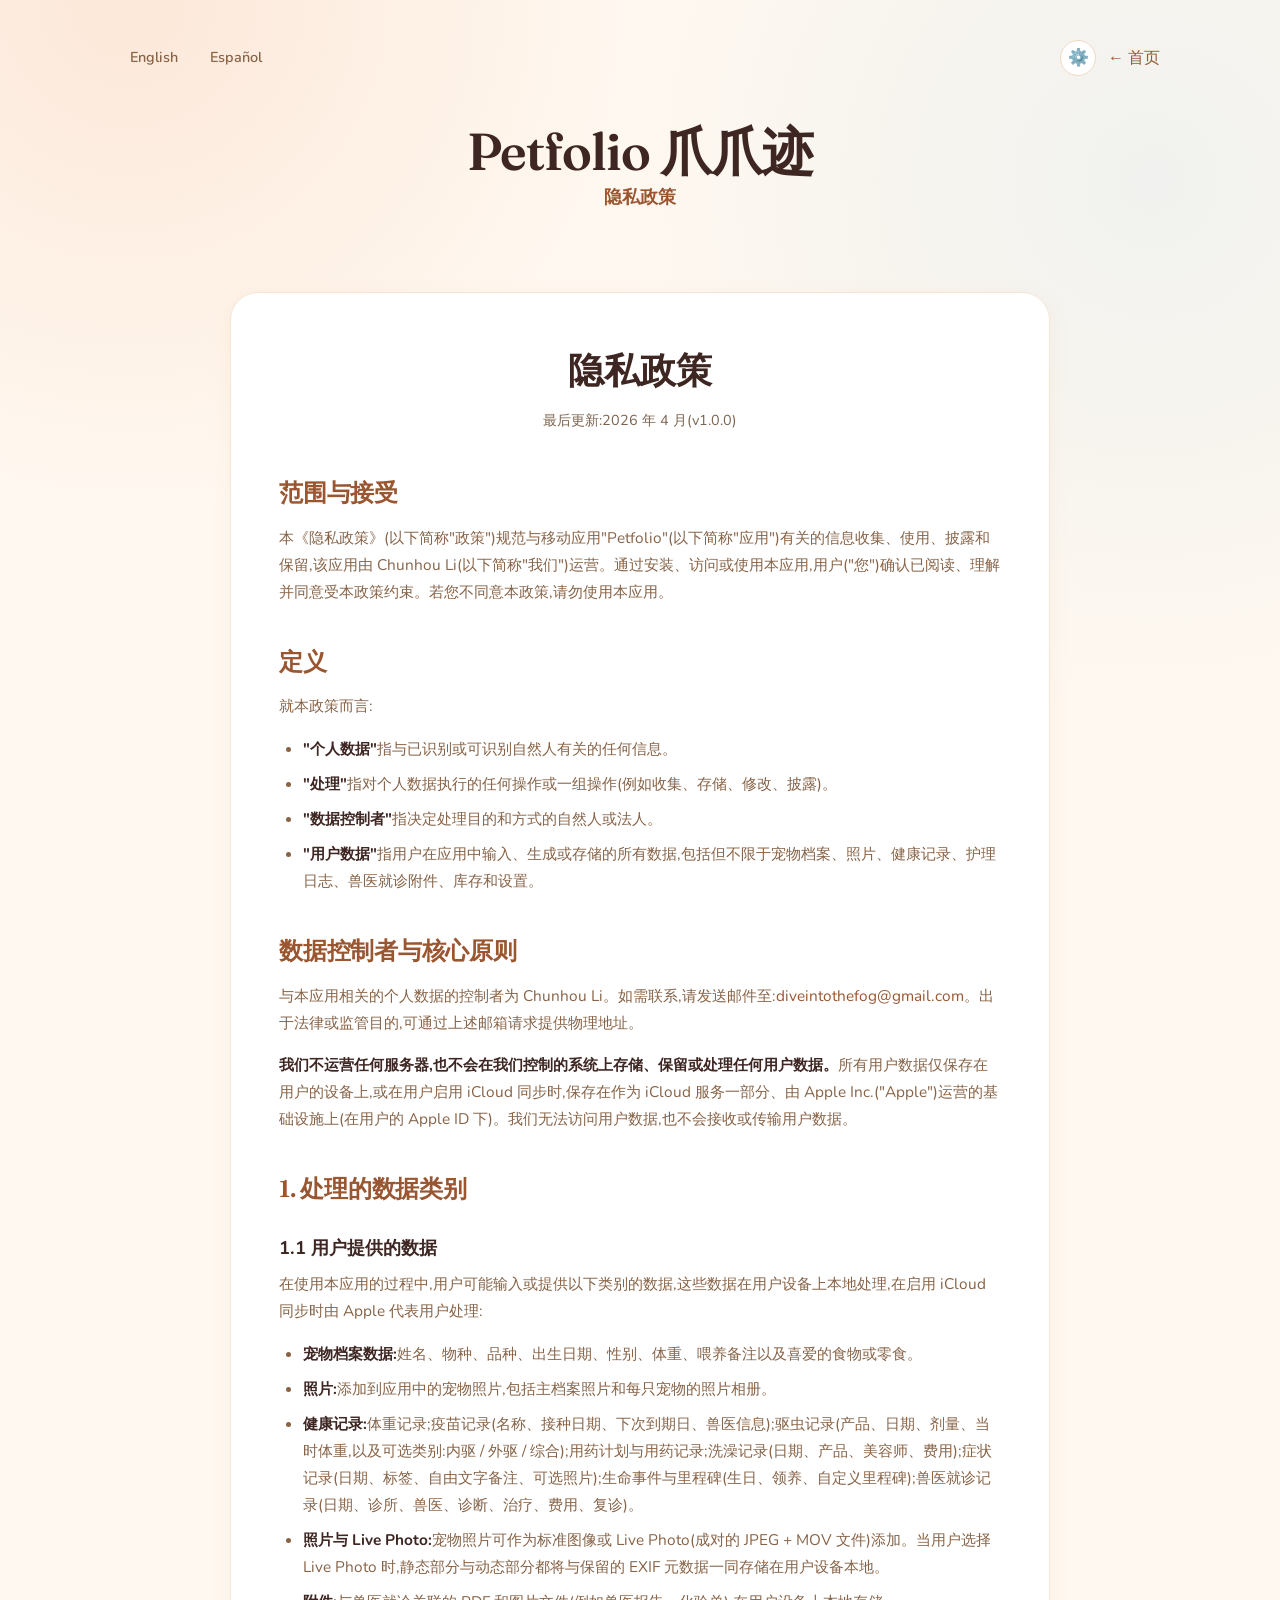
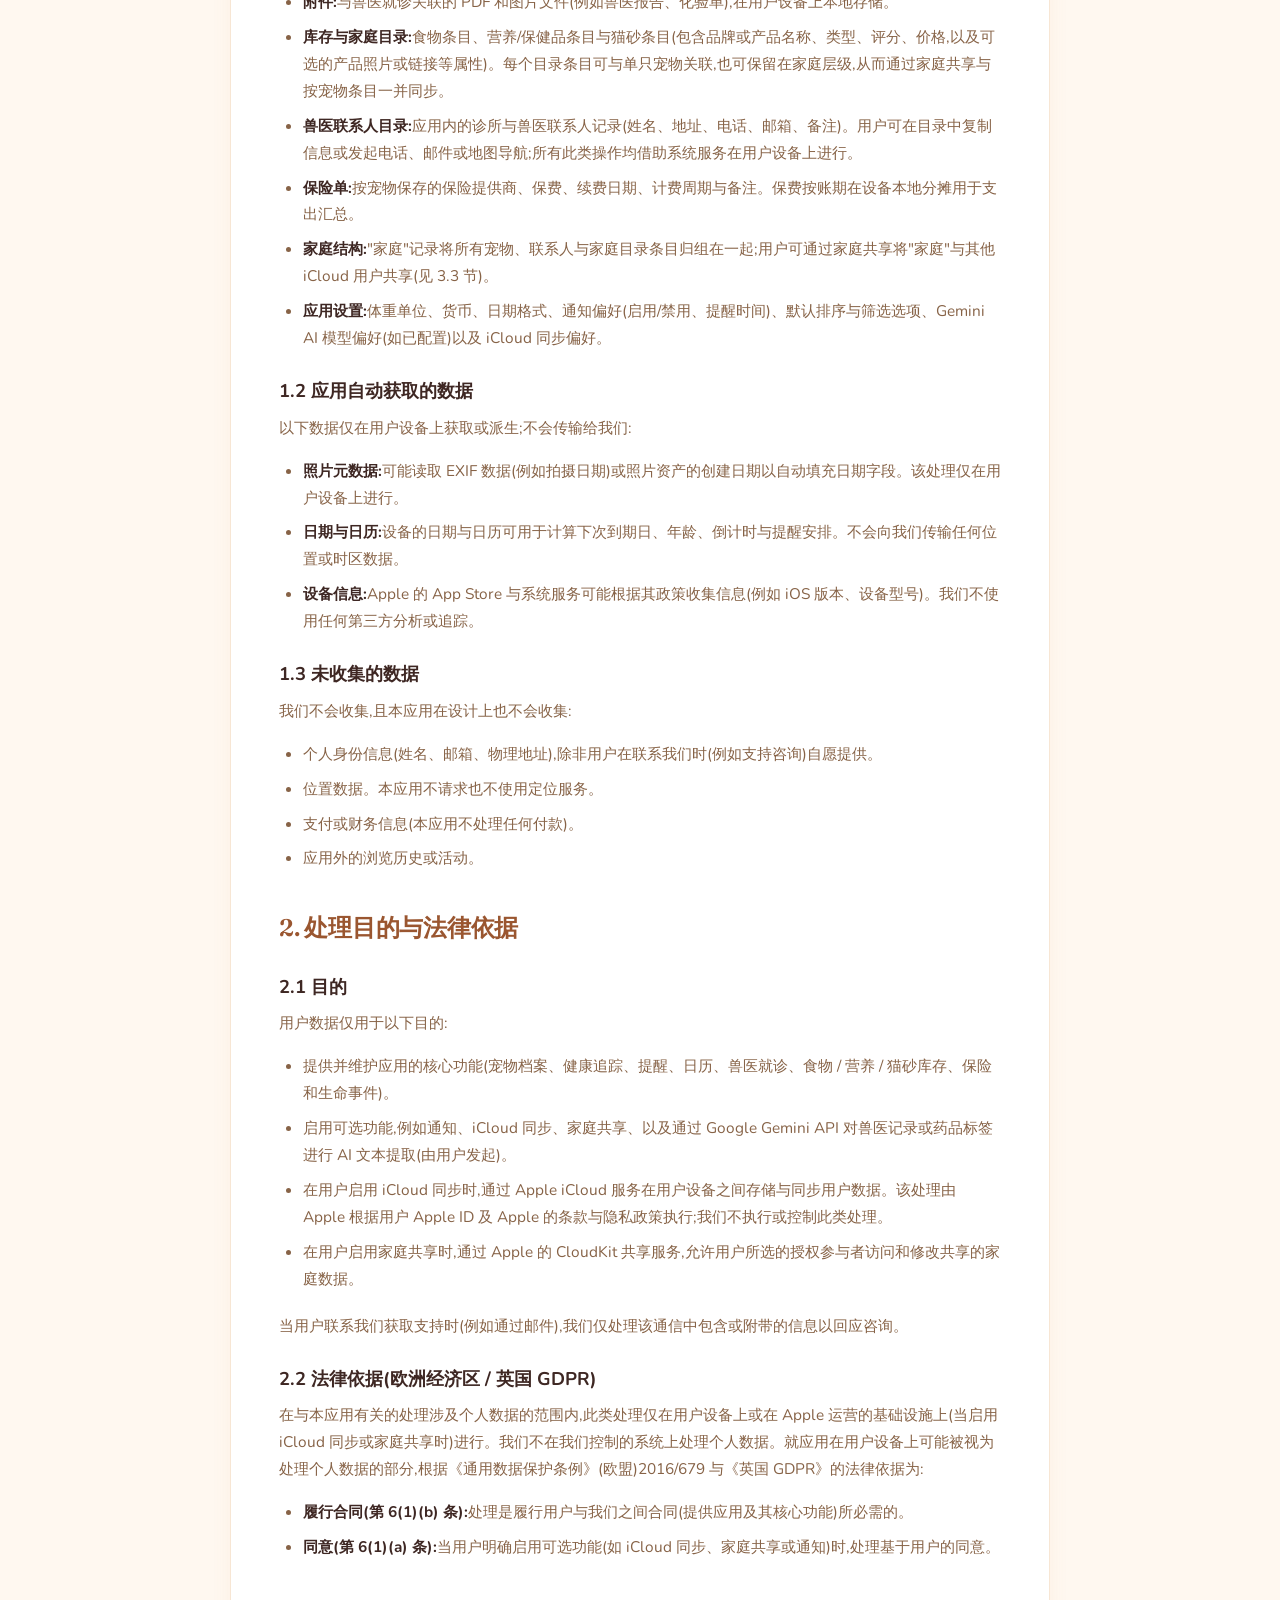
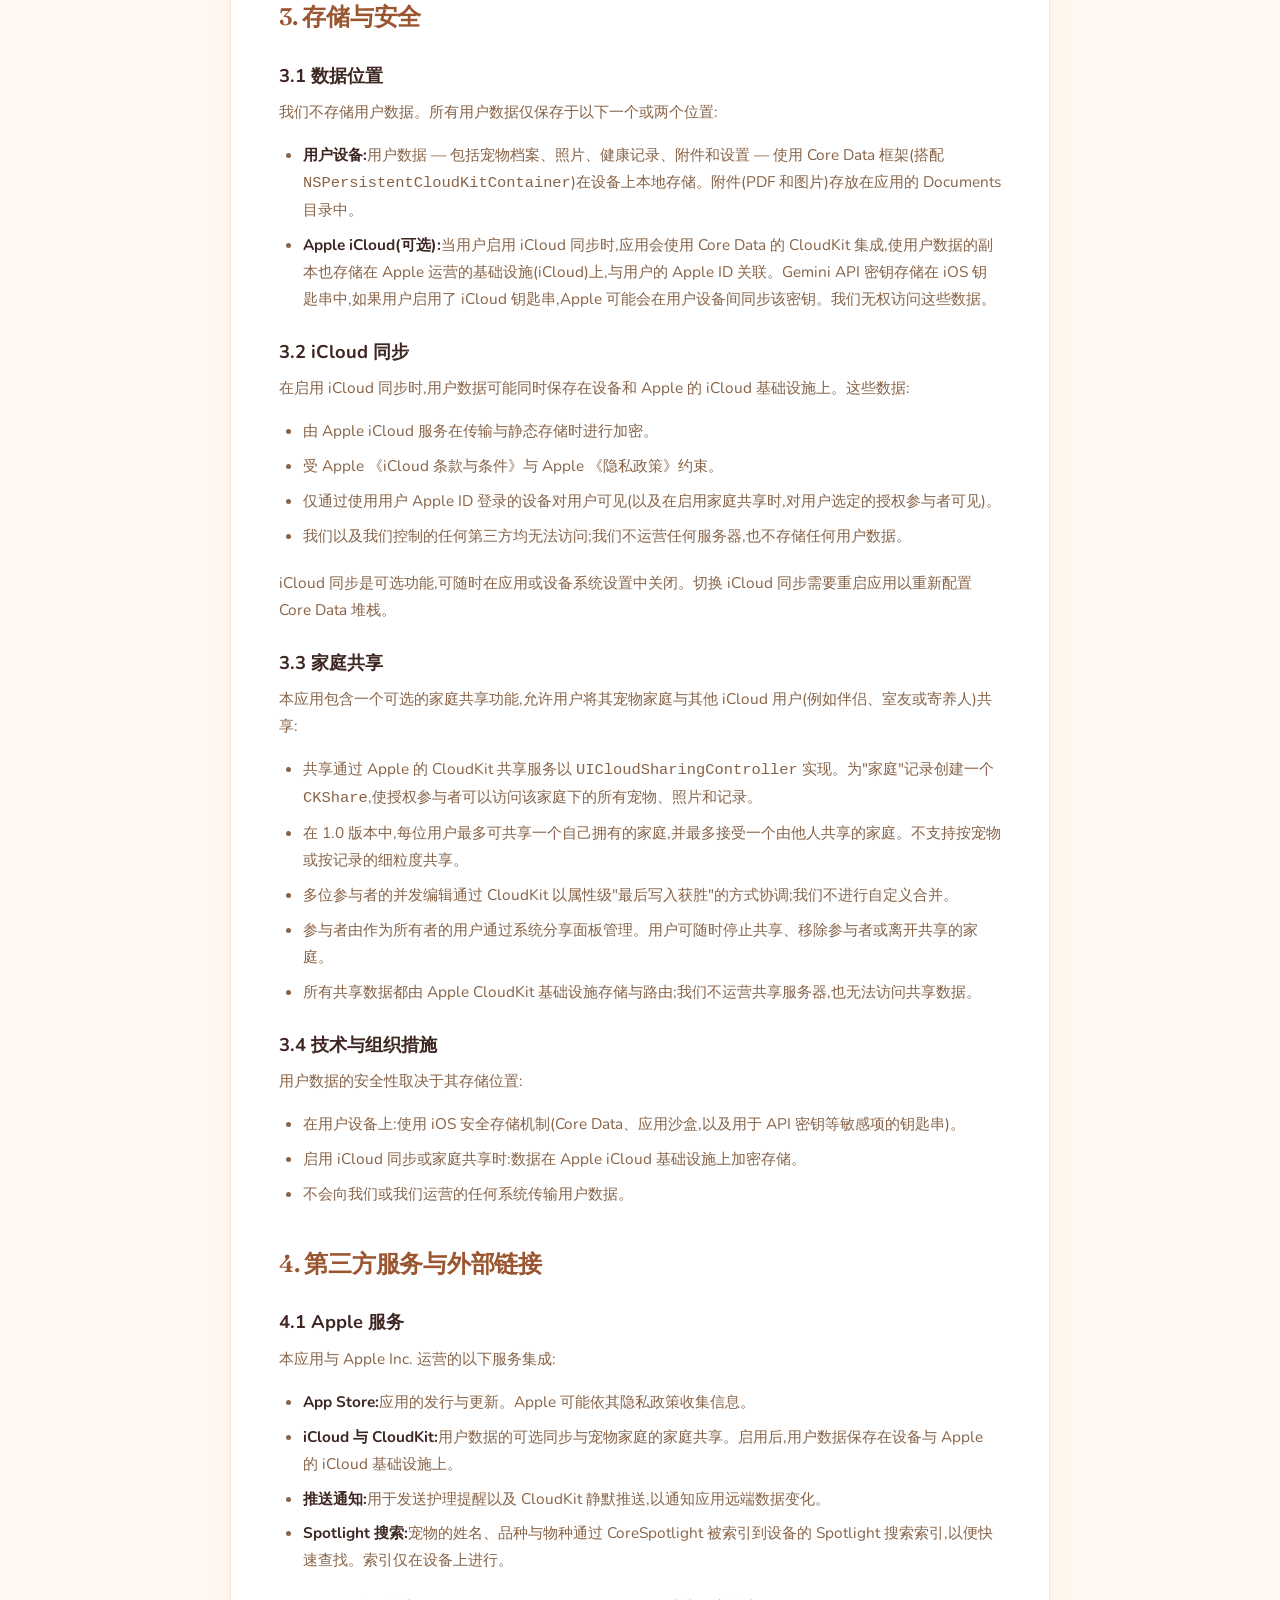
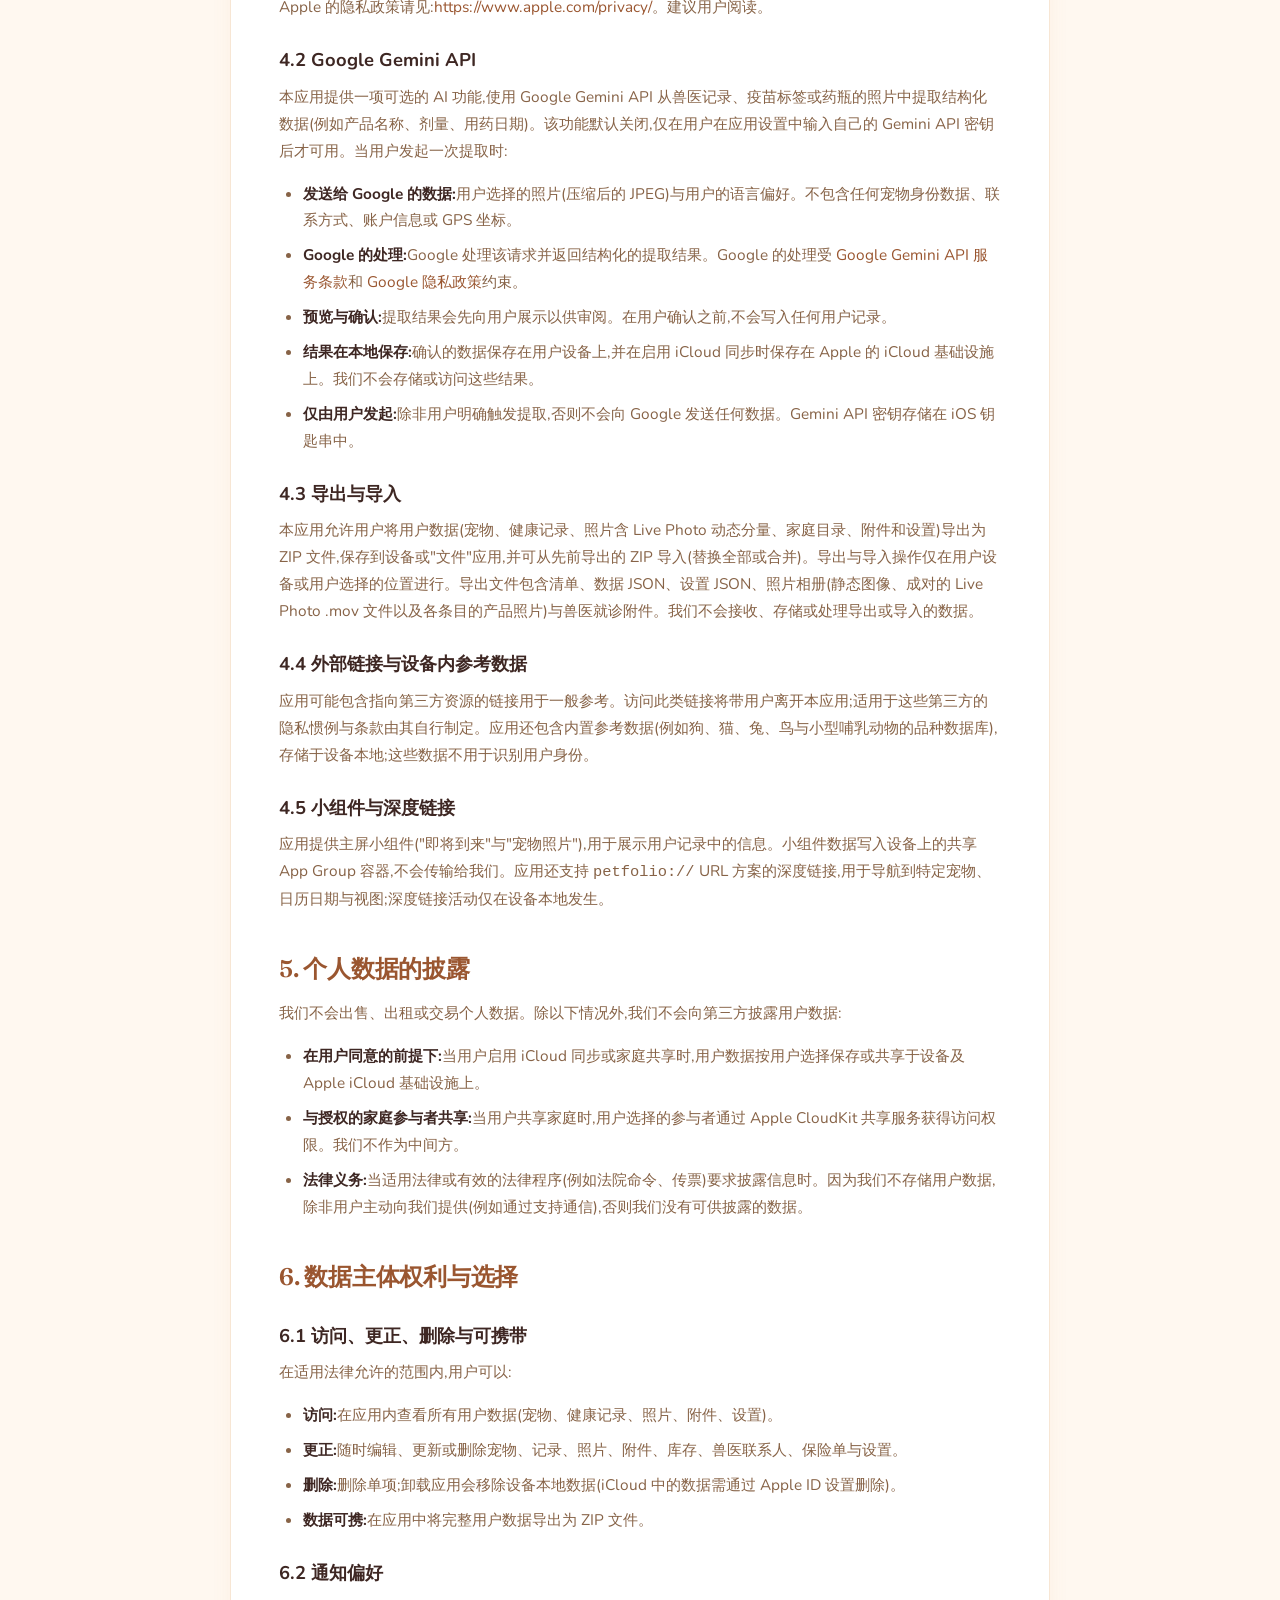
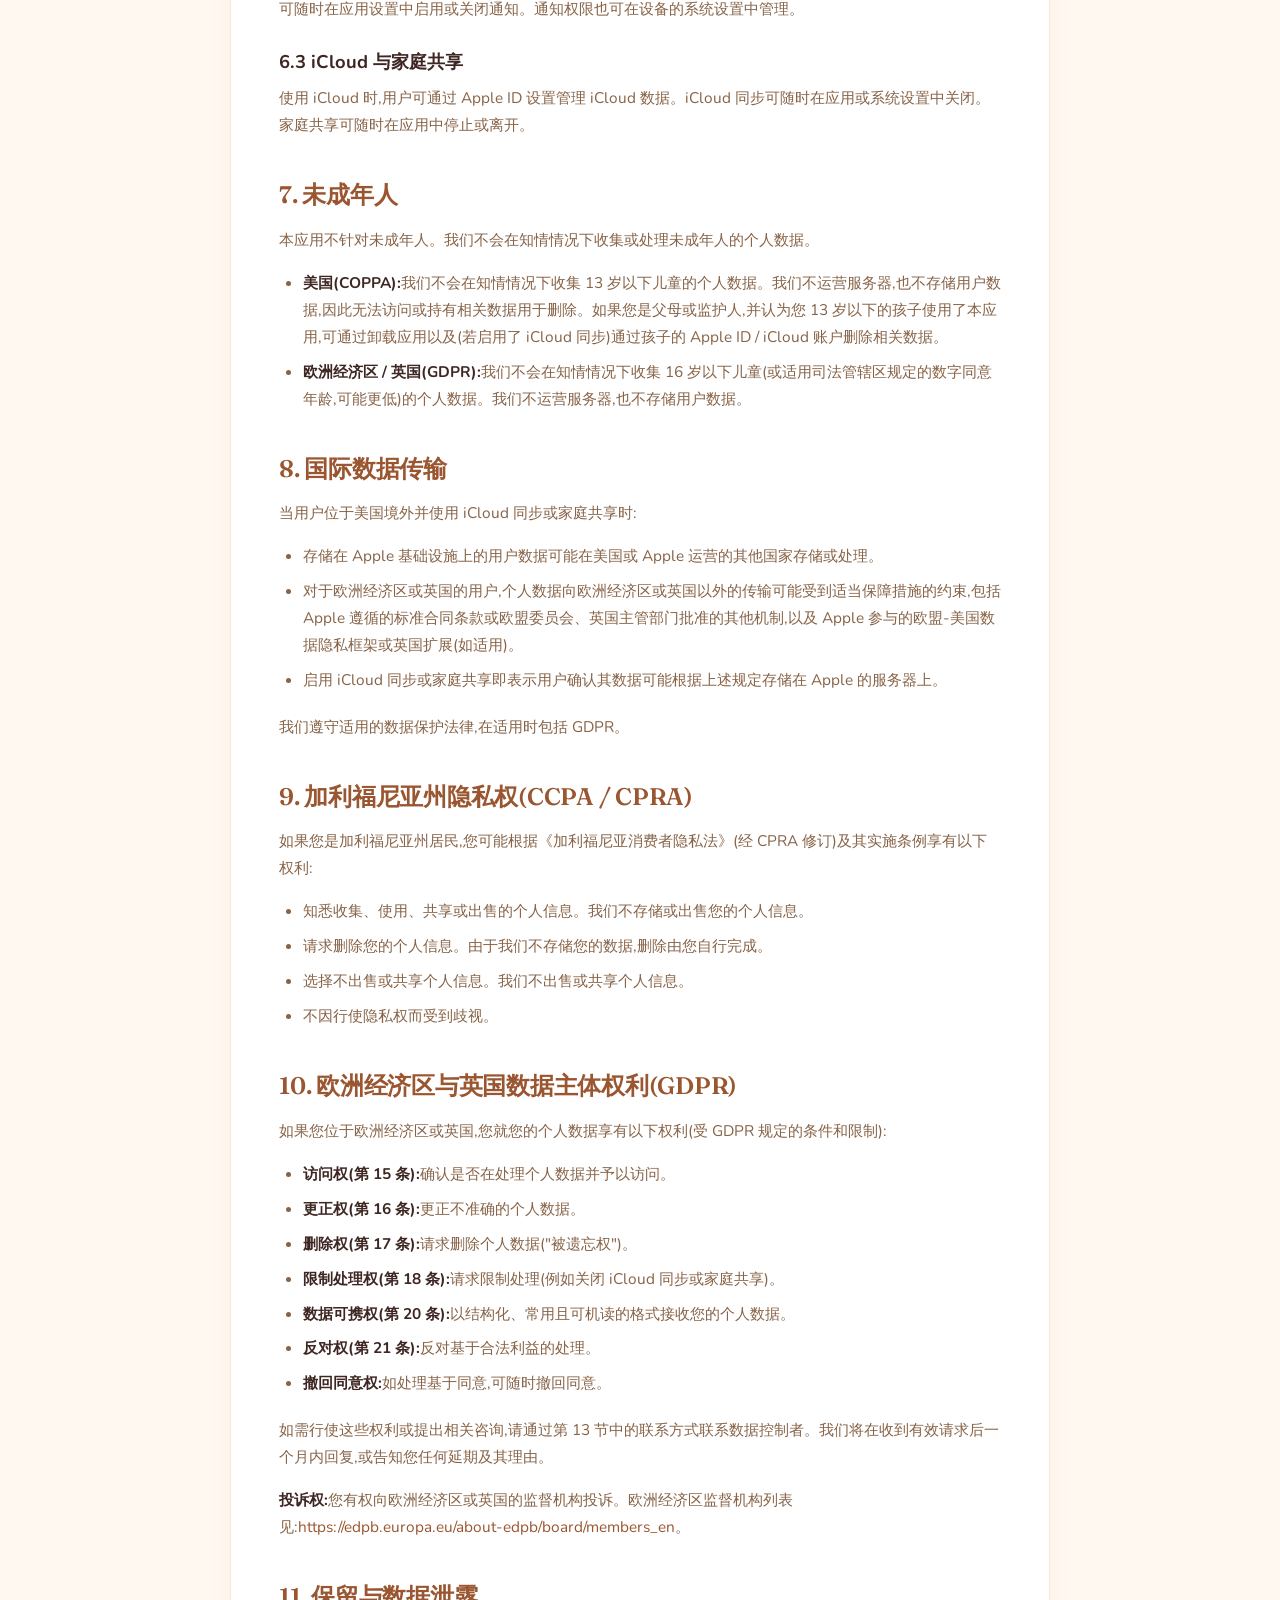
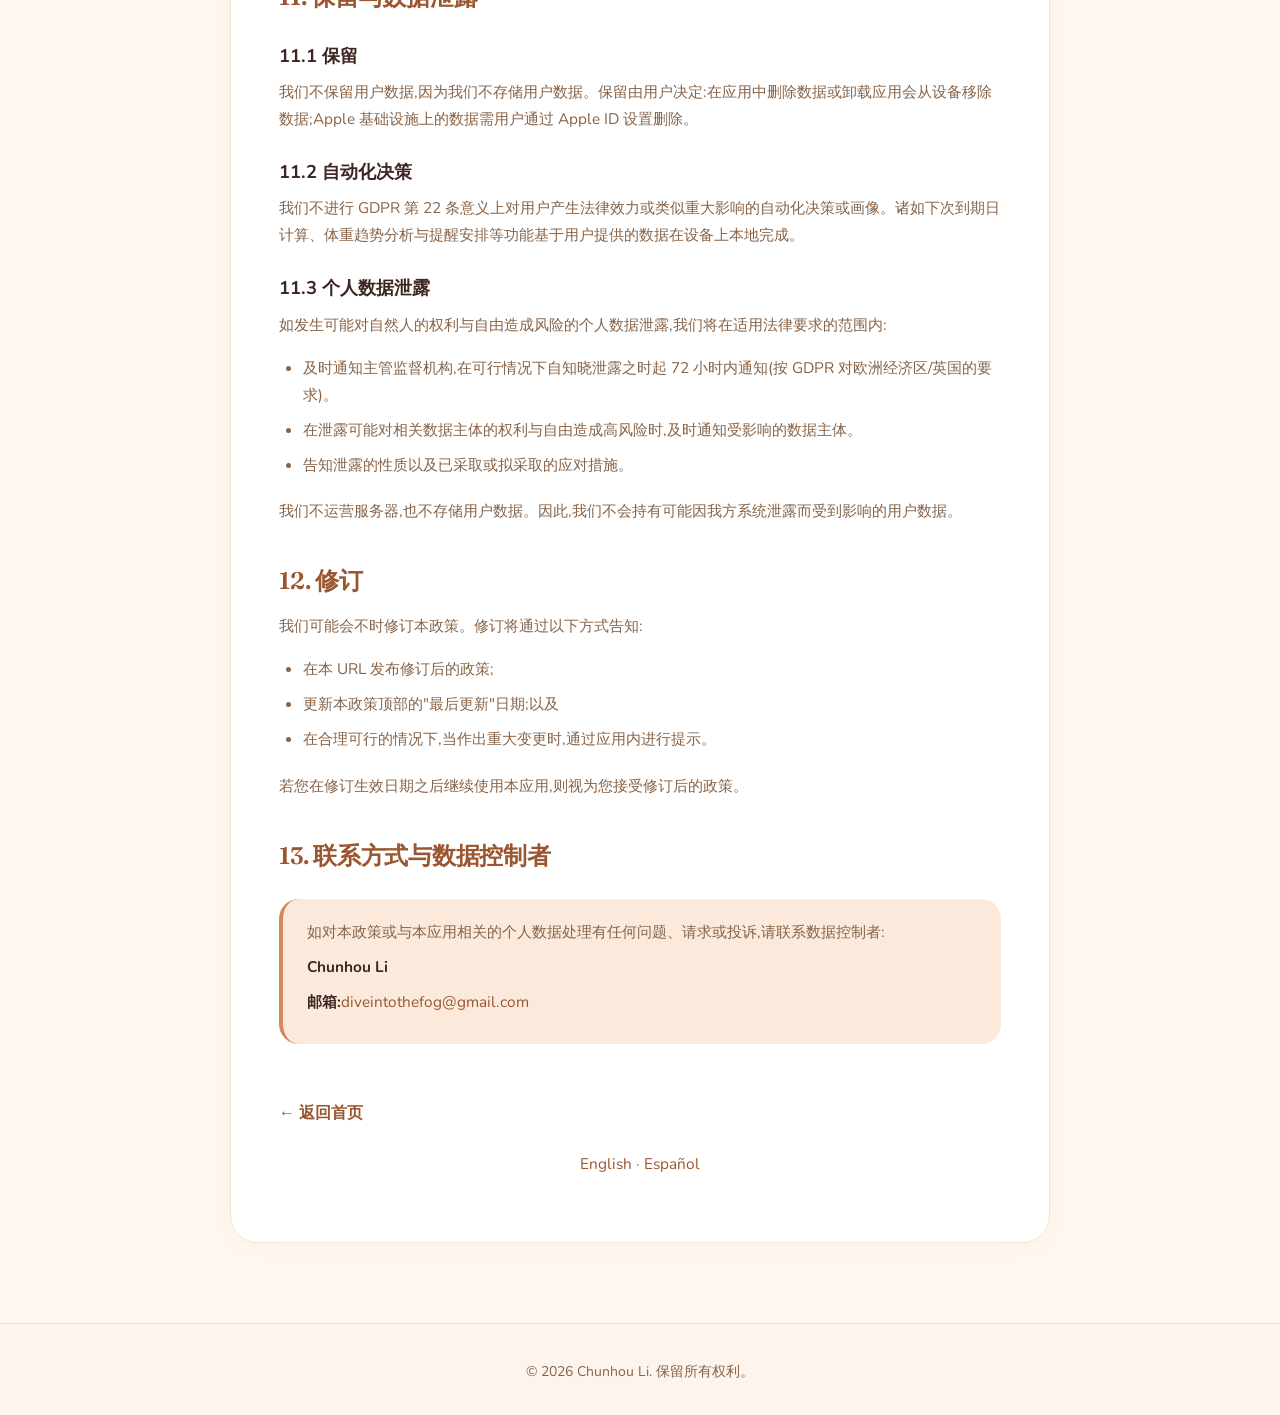
<file: zh/privacy.html>
<!DOCTYPE html>
<html lang="zh-Hans">
<head>
    <meta charset="UTF-8">
    <meta name="viewport" content="width=device-width, initial-scale=1.0">
    <meta name="description" content="Petfolio 隐私政策 — 了解我们如何处理您的宠物数据。">
    <title>隐私政策 — Petfolio</title>
    <meta name="theme-color" content="#D4875A">
    <link rel="icon" href="../resources/app_icon.png">
    <link rel="apple-touch-icon" href="../resources/app_icon.png">
    <link rel="canonical" href="https://petfolio.luminoid.dev/zh/privacy.html">
    <meta property="og:type" content="article">
    <meta property="og:url" content="https://petfolio.luminoid.dev/zh/privacy.html">
    <meta property="og:title" content="隐私政策 — Petfolio">
    <meta property="og:description" content="Petfolio 隐私政策 — 了解我们如何处理您的宠物数据。">
    <meta property="og:image" content="https://petfolio.luminoid.dev/resources/app_icon.png">
    <meta name="twitter:card" content="summary">
    <meta name="twitter:title" content="隐私政策 — Petfolio">
    <meta name="twitter:description" content="Petfolio 隐私政策 — 了解我们如何处理您的宠物数据。">
    <meta name="twitter:image" content="https://petfolio.luminoid.dev/resources/app_icon.png">
    <link rel="preconnect" href="https://fonts.googleapis.com">
    <link rel="preconnect" href="https://fonts.gstatic.com" crossorigin>
    <link href="https://fonts.googleapis.com/css2?family=Fraunces:opsz,wght@9..144,600&family=Nunito:wght@400;600;700&display=swap" rel="stylesheet">
    <link rel="stylesheet" href="../css/styles.css">
    <script src="../js/theme.js"></script>
    <link rel="alternate" hreflang="en" href="https://petfolio.luminoid.dev/privacy.html">
    <link rel="alternate" hreflang="es" href="https://petfolio.luminoid.dev/es/privacy.html">
    <link rel="alternate" hreflang="zh-Hans" href="https://petfolio.luminoid.dev/zh/privacy.html">
    <link rel="alternate" hreflang="x-default" href="https://petfolio.luminoid.dev/privacy.html">
</head>
<body>
    <header class="hero">
        <div class="hero-top">
            <p class="lang-switcher"><a href="../privacy.html" hreflang="en" lang="en">English</a><a href="../es/privacy.html" hreflang="es" lang="es">Español</a></p>
            <div class="hero-actions">
                <button type="button" class="theme-toggle" data-theme-toggle aria-label="主题">⚙️</button>
                <a href="index.html" class="hero-badge-pill">← 首页</a>
            </div>
        </div>
        <div class="hero-inner hero-inner--centered">
            <div class="hero-text">
                <p class="app-name">Petfolio 爪爪迹</p>
                <p class="tagline">隐私政策</p>
            </div>
        </div>
    </header>

    <main class="container">
        <div class="privacy-content">
            <h1>隐私政策</h1>
            <p class="last-updated">最后更新:2026 年 4 月(v1.0.0)</p>

            <h2>范围与接受</h2>
            <p>本《隐私政策》(以下简称"政策")规范与移动应用"Petfolio"(以下简称"应用")有关的信息收集、使用、披露和保留,该应用由 Chunhou Li(以下简称"我们")运营。通过安装、访问或使用本应用,用户("您")确认已阅读、理解并同意受本政策约束。若您不同意本政策,请勿使用本应用。</p>

            <h2>定义</h2>
            <p>就本政策而言:</p>
            <ul>
                <li><strong>"个人数据"</strong>指与已识别或可识别自然人有关的任何信息。</li>
                <li><strong>"处理"</strong>指对个人数据执行的任何操作或一组操作(例如收集、存储、修改、披露)。</li>
                <li><strong>"数据控制者"</strong>指决定处理目的和方式的自然人或法人。</li>
                <li><strong>"用户数据"</strong>指用户在应用中输入、生成或存储的所有数据,包括但不限于宠物档案、照片、健康记录、护理日志、兽医就诊附件、库存和设置。</li>
            </ul>

            <h2>数据控制者与核心原则</h2>
            <p>与本应用相关的个人数据的控制者为 Chunhou Li。如需联系,请发送邮件至:<a href="mailto:&#100;&#105;&#118;&#101;&#105;&#110;&#116;&#111;&#116;&#104;&#101;&#102;&#111;&#103;&#64;&#103;&#109;&#97;&#105;&#108;&#46;&#99;&#111;&#109;">&#100;&#105;&#118;&#101;&#105;&#110;&#116;&#111;&#116;&#104;&#101;&#102;&#111;&#103;&#64;&#103;&#109;&#97;&#105;&#108;&#46;&#99;&#111;&#109;</a>。出于法律或监管目的,可通过上述邮箱请求提供物理地址。</p>
            <p><strong>我们不运营任何服务器,也不会在我们控制的系统上存储、保留或处理任何用户数据。</strong>所有用户数据仅保存在用户的设备上,或在用户启用 iCloud 同步时,保存在作为 iCloud 服务一部分、由 Apple Inc.("Apple")运营的基础设施上(在用户的 Apple ID 下)。我们无法访问用户数据,也不会接收或传输用户数据。</p>

            <h2>1. 处理的数据类别</h2>

            <h3>1.1 用户提供的数据</h3>
            <p>在使用本应用的过程中,用户可能输入或提供以下类别的数据,这些数据在用户设备上本地处理,在启用 iCloud 同步时由 Apple 代表用户处理:</p>
            <ul>
                <li><strong>宠物档案数据:</strong>姓名、物种、品种、出生日期、性别、体重、喂养备注以及喜爱的食物或零食。</li>
                <li><strong>照片:</strong>添加到应用中的宠物照片,包括主档案照片和每只宠物的照片相册。</li>
                <li><strong>健康记录:</strong>体重记录;疫苗记录(名称、接种日期、下次到期日、兽医信息);驱虫记录(产品、日期、剂量、当时体重,以及可选类别:内驱 / 外驱 / 综合);用药计划与用药记录;洗澡记录(日期、产品、美容师、费用);症状记录(日期、标签、自由文字备注、可选照片);生命事件与里程碑(生日、领养、自定义里程碑);兽医就诊记录(日期、诊所、兽医、诊断、治疗、费用、复诊)。</li>
                <li><strong>照片与 Live Photo:</strong>宠物照片可作为标准图像或 Live Photo(成对的 JPEG + MOV 文件)添加。当用户选择 Live Photo 时,静态部分与动态部分都将与保留的 EXIF 元数据一同存储在用户设备本地。</li>
                <li><strong>附件:</strong>与兽医就诊关联的 PDF 和图片文件(例如兽医报告、化验单),在用户设备上本地存储。</li>
                <li><strong>库存与家庭目录:</strong>食物条目、营养/保健品条目与猫砂条目(包含品牌或产品名称、类型、评分、价格,以及可选的产品照片或链接等属性)。每个目录条目可与单只宠物关联,也可保留在家庭层级,从而通过家庭共享与按宠物条目一并同步。</li>
                <li><strong>兽医联系人目录:</strong>应用内的诊所与兽医联系人记录(姓名、地址、电话、邮箱、备注)。用户可在目录中复制信息或发起电话、邮件或地图导航;所有此类操作均借助系统服务在用户设备上进行。</li>
                <li><strong>保险单:</strong>按宠物保存的保险提供商、保费、续费日期、计费周期与备注。保费按账期在设备本地分摊用于支出汇总。</li>
                <li><strong>家庭结构:</strong>"家庭"记录将所有宠物、联系人与家庭目录条目归组在一起;用户可通过家庭共享将"家庭"与其他 iCloud 用户共享(见 3.3 节)。</li>
                <li><strong>应用设置:</strong>体重单位、货币、日期格式、通知偏好(启用/禁用、提醒时间)、默认排序与筛选选项、Gemini AI 模型偏好(如已配置)以及 iCloud 同步偏好。</li>
            </ul>

            <h3>1.2 应用自动获取的数据</h3>
            <p>以下数据仅在用户设备上获取或派生;不会传输给我们:</p>
            <ul>
                <li><strong>照片元数据:</strong>可能读取 EXIF 数据(例如拍摄日期)或照片资产的创建日期以自动填充日期字段。该处理仅在用户设备上进行。</li>
                <li><strong>日期与日历:</strong>设备的日期与日历可用于计算下次到期日、年龄、倒计时与提醒安排。不会向我们传输任何位置或时区数据。</li>
                <li><strong>设备信息:</strong>Apple 的 App Store 与系统服务可能根据其政策收集信息(例如 iOS 版本、设备型号)。我们不使用任何第三方分析或追踪。</li>
            </ul>

            <h3>1.3 未收集的数据</h3>
            <p>我们不会收集,且本应用在设计上也不会收集:</p>
            <ul>
                <li>个人身份信息(姓名、邮箱、物理地址),除非用户在联系我们时(例如支持咨询)自愿提供。</li>
                <li>位置数据。本应用不请求也不使用定位服务。</li>
                <li>支付或财务信息(本应用不处理任何付款)。</li>
                <li>应用外的浏览历史或活动。</li>
            </ul>

            <h2>2. 处理目的与法律依据</h2>

            <h3>2.1 目的</h3>
            <p>用户数据仅用于以下目的:</p>
            <ul>
                <li>提供并维护应用的核心功能(宠物档案、健康追踪、提醒、日历、兽医就诊、食物 / 营养 / 猫砂库存、保险和生命事件)。</li>
                <li>启用可选功能,例如通知、iCloud 同步、家庭共享、以及通过 Google Gemini API 对兽医记录或药品标签进行 AI 文本提取(由用户发起)。</li>
                <li>在用户启用 iCloud 同步时,通过 Apple iCloud 服务在用户设备之间存储与同步用户数据。该处理由 Apple 根据用户 Apple ID 及 Apple 的条款与隐私政策执行;我们不执行或控制此类处理。</li>
                <li>在用户启用家庭共享时,通过 Apple 的 CloudKit 共享服务,允许用户所选的授权参与者访问和修改共享的家庭数据。</li>
            </ul>
            <p>当用户联系我们获取支持时(例如通过邮件),我们仅处理该通信中包含或附带的信息以回应咨询。</p>

            <h3>2.2 法律依据(欧洲经济区 / 英国 GDPR)</h3>
            <p>在与本应用有关的处理涉及个人数据的范围内,此类处理仅在用户设备上或在 Apple 运营的基础设施上(当启用 iCloud 同步或家庭共享时)进行。我们不在我们控制的系统上处理个人数据。就应用在用户设备上可能被视为处理个人数据的部分,根据《通用数据保护条例》(欧盟)2016/679 与《英国 GDPR》的法律依据为:</p>
            <ul>
                <li><strong>履行合同(第 6(1)(b) 条):</strong>处理是履行用户与我们之间合同(提供应用及其核心功能)所必需的。</li>
                <li><strong>同意(第 6(1)(a) 条):</strong>当用户明确启用可选功能(如 iCloud 同步、家庭共享或通知)时,处理基于用户的同意。</li>
            </ul>

            <h2>3. 存储与安全</h2>

            <h3>3.1 数据位置</h3>
            <p>我们不存储用户数据。所有用户数据仅保存于以下一个或两个位置:</p>
            <ul>
                <li><strong>用户设备:</strong>用户数据 — 包括宠物档案、照片、健康记录、附件和设置 — 使用 Core Data 框架(搭配 <code>NSPersistentCloudKitContainer</code>)在设备上本地存储。附件(PDF 和图片)存放在应用的 Documents 目录中。</li>
                <li><strong>Apple iCloud(可选):</strong>当用户启用 iCloud 同步时,应用会使用 Core Data 的 CloudKit 集成,使用户数据的副本也存储在 Apple 运营的基础设施(iCloud)上,与用户的 Apple ID 关联。Gemini API 密钥存储在 iOS 钥匙串中,如果用户启用了 iCloud 钥匙串,Apple 可能会在用户设备间同步该密钥。我们无权访问这些数据。</li>
            </ul>

            <h3>3.2 iCloud 同步</h3>
            <p>在启用 iCloud 同步时,用户数据可能同时保存在设备和 Apple 的 iCloud 基础设施上。这些数据:</p>
            <ul>
                <li>由 Apple iCloud 服务在传输与静态存储时进行加密。</li>
                <li>受 Apple 《iCloud 条款与条件》与 Apple 《隐私政策》约束。</li>
                <li>仅通过使用用户 Apple ID 登录的设备对用户可见(以及在启用家庭共享时,对用户选定的授权参与者可见)。</li>
                <li>我们以及我们控制的任何第三方均无法访问;我们不运营任何服务器,也不存储任何用户数据。</li>
            </ul>
            <p>iCloud 同步是可选功能,可随时在应用或设备系统设置中关闭。切换 iCloud 同步需要重启应用以重新配置 Core Data 堆栈。</p>

            <h3>3.3 家庭共享</h3>
            <p>本应用包含一个可选的家庭共享功能,允许用户将其宠物家庭与其他 iCloud 用户(例如伴侣、室友或寄养人)共享:</p>
            <ul>
                <li>共享通过 Apple 的 CloudKit 共享服务以 <code>UICloudSharingController</code> 实现。为"家庭"记录创建一个 <code>CKShare</code>,使授权参与者可以访问该家庭下的所有宠物、照片和记录。</li>
                <li>在 1.0 版本中,每位用户最多可共享一个自己拥有的家庭,并最多接受一个由他人共享的家庭。不支持按宠物或按记录的细粒度共享。</li>
                <li>多位参与者的并发编辑通过 CloudKit 以属性级"最后写入获胜"的方式协调;我们不进行自定义合并。</li>
                <li>参与者由作为所有者的用户通过系统分享面板管理。用户可随时停止共享、移除参与者或离开共享的家庭。</li>
                <li>所有共享数据都由 Apple CloudKit 基础设施存储与路由;我们不运营共享服务器,也无法访问共享数据。</li>
            </ul>

            <h3>3.4 技术与组织措施</h3>
            <p>用户数据的安全性取决于其存储位置:</p>
            <ul>
                <li>在用户设备上:使用 iOS 安全存储机制(Core Data、应用沙盒,以及用于 API 密钥等敏感项的钥匙串)。</li>
                <li>启用 iCloud 同步或家庭共享时:数据在 Apple iCloud 基础设施上加密存储。</li>
                <li>不会向我们或我们运营的任何系统传输用户数据。</li>
            </ul>

            <h2>4. 第三方服务与外部链接</h2>

            <h3>4.1 Apple 服务</h3>
            <p>本应用与 Apple Inc. 运营的以下服务集成:</p>
            <ul>
                <li><strong>App Store:</strong>应用的发行与更新。Apple 可能依其隐私政策收集信息。</li>
                <li><strong>iCloud 与 CloudKit:</strong>用户数据的可选同步与宠物家庭的家庭共享。启用后,用户数据保存在设备与 Apple 的 iCloud 基础设施上。</li>
                <li><strong>推送通知:</strong>用于发送护理提醒以及 CloudKit 静默推送,以通知应用远端数据变化。</li>
                <li><strong>Spotlight 搜索:</strong>宠物的姓名、品种与物种通过 CoreSpotlight 被索引到设备的 Spotlight 搜索索引,以便快速查找。索引仅在设备上进行。</li>
            </ul>
            <p>Apple 的隐私政策请见:<a href="https://www.apple.com/privacy/" target="_blank" rel="noopener noreferrer">https://www.apple.com/privacy/</a>。建议用户阅读。</p>

            <h3>4.2 Google Gemini API</h3>
            <p>本应用提供一项可选的 AI 功能,使用 Google Gemini API 从兽医记录、疫苗标签或药瓶的照片中提取结构化数据(例如产品名称、剂量、用药日期)。该功能默认关闭,仅在用户在应用设置中输入自己的 Gemini API 密钥后才可用。当用户发起一次提取时:</p>
            <ul>
                <li><strong>发送给 Google 的数据:</strong>用户选择的照片(压缩后的 JPEG)与用户的语言偏好。不包含任何宠物身份数据、联系方式、账户信息或 GPS 坐标。</li>
                <li><strong>Google 的处理:</strong>Google 处理该请求并返回结构化的提取结果。Google 的处理受 <a href="https://ai.google.dev/gemini-api/terms" target="_blank" rel="noopener noreferrer">Google Gemini API 服务条款</a>和 <a href="https://policies.google.com/privacy" target="_blank" rel="noopener noreferrer">Google 隐私政策</a>约束。</li>
                <li><strong>预览与确认:</strong>提取结果会先向用户展示以供审阅。在用户确认之前,不会写入任何用户记录。</li>
                <li><strong>结果在本地保存:</strong>确认的数据保存在用户设备上,并在启用 iCloud 同步时保存在 Apple 的 iCloud 基础设施上。我们不会存储或访问这些结果。</li>
                <li><strong>仅由用户发起:</strong>除非用户明确触发提取,否则不会向 Google 发送任何数据。Gemini API 密钥存储在 iOS 钥匙串中。</li>
            </ul>

            <h3>4.3 导出与导入</h3>
            <p>本应用允许用户将用户数据(宠物、健康记录、照片含 Live Photo 动态分量、家庭目录、附件和设置)导出为 ZIP 文件,保存到设备或"文件"应用,并可从先前导出的 ZIP 导入(替换全部或合并)。导出与导入操作仅在用户设备或用户选择的位置进行。导出文件包含清单、数据 JSON、设置 JSON、照片相册(静态图像、成对的 Live Photo .mov 文件以及各条目的产品照片)与兽医就诊附件。我们不会接收、存储或处理导出或导入的数据。</p>

            <h3>4.4 外部链接与设备内参考数据</h3>
            <p>应用可能包含指向第三方资源的链接用于一般参考。访问此类链接将带用户离开本应用;适用于这些第三方的隐私惯例与条款由其自行制定。应用还包含内置参考数据(例如狗、猫、兔、鸟与小型哺乳动物的品种数据库),存储于设备本地;这些数据不用于识别用户身份。</p>

            <h3>4.5 小组件与深度链接</h3>
            <p>应用提供主屏小组件("即将到来"与"宠物照片"),用于展示用户记录中的信息。小组件数据写入设备上的共享 App Group 容器,不会传输给我们。应用还支持 <code>petfolio://</code> URL 方案的深度链接,用于导航到特定宠物、日历日期与视图;深度链接活动仅在设备本地发生。</p>

            <h2>5. 个人数据的披露</h2>

            <p>我们不会出售、出租或交易个人数据。除以下情况外,我们不会向第三方披露用户数据:</p>
            <ul>
                <li><strong>在用户同意的前提下:</strong>当用户启用 iCloud 同步或家庭共享时,用户数据按用户选择保存或共享于设备及 Apple iCloud 基础设施上。</li>
                <li><strong>与授权的家庭参与者共享:</strong>当用户共享家庭时,用户选择的参与者通过 Apple CloudKit 共享服务获得访问权限。我们不作为中间方。</li>
                <li><strong>法律义务:</strong>当适用法律或有效的法律程序(例如法院命令、传票)要求披露信息时。因为我们不存储用户数据,除非用户主动向我们提供(例如通过支持通信),否则我们没有可供披露的数据。</li>
            </ul>

            <h2>6. 数据主体权利与选择</h2>

            <h3>6.1 访问、更正、删除与可携带</h3>
            <p>在适用法律允许的范围内,用户可以:</p>
            <ul>
                <li><strong>访问:</strong>在应用内查看所有用户数据(宠物、健康记录、照片、附件、设置)。</li>
                <li><strong>更正:</strong>随时编辑、更新或删除宠物、记录、照片、附件、库存、兽医联系人、保险单与设置。</li>
                <li><strong>删除:</strong>删除单项;卸载应用会移除设备本地数据(iCloud 中的数据需通过 Apple ID 设置删除)。</li>
                <li><strong>数据可携:</strong>在应用中将完整用户数据导出为 ZIP 文件。</li>
            </ul>

            <h3>6.2 通知偏好</h3>
            <p>可随时在应用设置中启用或关闭通知。通知权限也可在设备的系统设置中管理。</p>

            <h3>6.3 iCloud 与家庭共享</h3>
            <p>使用 iCloud 时,用户可通过 Apple ID 设置管理 iCloud 数据。iCloud 同步可随时在应用或系统设置中关闭。家庭共享可随时在应用中停止或离开。</p>

            <h2>7. 未成年人</h2>

            <p>本应用不针对未成年人。我们不会在知情情况下收集或处理未成年人的个人数据。</p>
            <ul>
                <li><strong>美国(COPPA):</strong>我们不会在知情情况下收集 13 岁以下儿童的个人数据。我们不运营服务器,也不存储用户数据,因此无法访问或持有相关数据用于删除。如果您是父母或监护人,并认为您 13 岁以下的孩子使用了本应用,可通过卸载应用以及(若启用了 iCloud 同步)通过孩子的 Apple ID / iCloud 账户删除相关数据。</li>
                <li><strong>欧洲经济区 / 英国(GDPR):</strong>我们不会在知情情况下收集 16 岁以下儿童(或适用司法管辖区规定的数字同意年龄,可能更低)的个人数据。我们不运营服务器,也不存储用户数据。</li>
            </ul>

            <h2>8. 国际数据传输</h2>

            <p>当用户位于美国境外并使用 iCloud 同步或家庭共享时:</p>
            <ul>
                <li>存储在 Apple 基础设施上的用户数据可能在美国或 Apple 运营的其他国家存储或处理。</li>
                <li>对于欧洲经济区或英国的用户,个人数据向欧洲经济区或英国以外的传输可能受到适当保障措施的约束,包括 Apple 遵循的标准合同条款或欧盟委员会、英国主管部门批准的其他机制,以及 Apple 参与的欧盟-美国数据隐私框架或英国扩展(如适用)。</li>
                <li>启用 iCloud 同步或家庭共享即表示用户确认其数据可能根据上述规定存储在 Apple 的服务器上。</li>
            </ul>
            <p>我们遵守适用的数据保护法律,在适用时包括 GDPR。</p>

            <h2>9. 加利福尼亚州隐私权(CCPA / CPRA)</h2>

            <p>如果您是加利福尼亚州居民,您可能根据《加利福尼亚消费者隐私法》(经 CPRA 修订)及其实施条例享有以下权利:</p>
            <ul>
                <li>知悉收集、使用、共享或出售的个人信息。我们不存储或出售您的个人信息。</li>
                <li>请求删除您的个人信息。由于我们不存储您的数据,删除由您自行完成。</li>
                <li>选择不出售或共享个人信息。我们不出售或共享个人信息。</li>
                <li>不因行使隐私权而受到歧视。</li>
            </ul>

            <h2>10. 欧洲经济区与英国数据主体权利(GDPR)</h2>

            <p>如果您位于欧洲经济区或英国,您就您的个人数据享有以下权利(受 GDPR 规定的条件和限制):</p>
            <ul>
                <li><strong>访问权(第 15 条):</strong>确认是否在处理个人数据并予以访问。</li>
                <li><strong>更正权(第 16 条):</strong>更正不准确的个人数据。</li>
                <li><strong>删除权(第 17 条):</strong>请求删除个人数据("被遗忘权")。</li>
                <li><strong>限制处理权(第 18 条):</strong>请求限制处理(例如关闭 iCloud 同步或家庭共享)。</li>
                <li><strong>数据可携权(第 20 条):</strong>以结构化、常用且可机读的格式接收您的个人数据。</li>
                <li><strong>反对权(第 21 条):</strong>反对基于合法利益的处理。</li>
                <li><strong>撤回同意权:</strong>如处理基于同意,可随时撤回同意。</li>
            </ul>
            <p>如需行使这些权利或提出相关咨询,请通过第 13 节中的联系方式联系数据控制者。我们将在收到有效请求后一个月内回复,或告知您任何延期及其理由。</p>
            <p><strong>投诉权:</strong>您有权向欧洲经济区或英国的监督机构投诉。欧洲经济区监督机构列表见:<a href="https://edpb.europa.eu/about-edpb/board/members_en" target="_blank" rel="noopener noreferrer">https://edpb.europa.eu/about-edpb/board/members_en</a>。</p>

            <h2>11. 保留与数据泄露</h2>

            <h3>11.1 保留</h3>
            <p>我们不保留用户数据,因为我们不存储用户数据。保留由用户决定:在应用中删除数据或卸载应用会从设备移除数据;Apple 基础设施上的数据需用户通过 Apple ID 设置删除。</p>

            <h3>11.2 自动化决策</h3>
            <p>我们不进行 GDPR 第 22 条意义上对用户产生法律效力或类似重大影响的自动化决策或画像。诸如下次到期日计算、体重趋势分析与提醒安排等功能基于用户提供的数据在设备上本地完成。</p>

            <h3>11.3 个人数据泄露</h3>
            <p>如发生可能对自然人的权利与自由造成风险的个人数据泄露,我们将在适用法律要求的范围内:</p>
            <ul>
                <li>及时通知主管监督机构,在可行情况下自知晓泄露之时起 72 小时内通知(按 GDPR 对欧洲经济区/英国的要求)。</li>
                <li>在泄露可能对相关数据主体的权利与自由造成高风险时,及时通知受影响的数据主体。</li>
                <li>告知泄露的性质以及已采取或拟采取的应对措施。</li>
            </ul>
            <p>我们不运营服务器,也不存储用户数据。因此,我们不会持有可能因我方系统泄露而受到影响的用户数据。</p>

            <h2>12. 修订</h2>

            <p>我们可能会不时修订本政策。修订将通过以下方式告知:</p>
            <ul>
                <li>在本 URL 发布修订后的政策;</li>
                <li>更新本政策顶部的"最后更新"日期;以及</li>
                <li>在合理可行的情况下,当作出重大变更时,通过应用内进行提示。</li>
            </ul>
            <p>若您在修订生效日期之后继续使用本应用,则视为您接受修订后的政策。</p>

            <h2>13. 联系方式与数据控制者</h2>

            <div class="contact-info">
                <p>如对本政策或与本应用相关的个人数据处理有任何问题、请求或投诉,请联系数据控制者:</p>
                <p><strong>Chunhou Li</strong></p>
                <p><strong>邮箱:</strong><a href="mailto:&#100;&#105;&#118;&#101;&#105;&#110;&#116;&#111;&#116;&#104;&#101;&#102;&#111;&#103;&#64;&#103;&#109;&#97;&#105;&#108;&#46;&#99;&#111;&#109;">&#100;&#105;&#118;&#101;&#105;&#110;&#116;&#111;&#116;&#104;&#101;&#102;&#111;&#103;&#64;&#103;&#109;&#97;&#105;&#108;&#46;&#99;&#111;&#109;</a></p>
            </div>

            <a href="index.html" class="back-link">← 返回首页</a>
            <p class="lang-switcher-inline"><a href="../privacy.html" hreflang="en" lang="en">English</a> · <a href="../es/privacy.html" hreflang="es" lang="es">Español</a></p>
        </div>
    </main>

    <footer>
        <div class="container">
            <p>&copy; 2026 Chunhou Li. 保留所有权利。</p>
        </div>
    </footer>
</body>
</html>
</file>
<file: css/styles.css>
* {
    margin: 0;
    padding: 0;
    box-sizing: border-box;
}

:root {
    --primary: #D4875A;
    --primary-deep: #9A5630;
    --primary-soft: #F4B893;
    --accent-mint: #A8D5BA;
    --accent-pink: #F4B8A9;
    --accent-sky: #B6D7E8;
    --text: #3E2723;
    --text-muted: #876347;
    --text-light: #7B6450;
    --bg: #FFF8F0;
    --surface: #FFFFFF;
    --surface-warm: #FDF4ED;
    --surface-sunset: #FBEADB;
    --border: #F0D9C3;
    --border-soft: #F7E6D4;
    --radius: 20px;
    --radius-sm: 12px;
    --radius-lg: 28px;
    --shadow-soft: 0 4px 20px rgba(212, 135, 90, 0.08);
    --shadow-warm: 0 12px 32px rgba(212, 135, 90, 0.12);
}

body {
    font-family: 'Nunito', -apple-system, BlinkMacSystemFont, sans-serif;
    line-height: 1.65;
    color: var(--text);
    background: var(--bg);
    background-image:
        radial-gradient(circle at 10% 0%, rgba(244, 184, 147, 0.25) 0%, transparent 35%),
        radial-gradient(circle at 90% 20%, rgba(182, 215, 232, 0.2) 0%, transparent 40%);
    background-attachment: fixed;
    min-height: 100vh;
}

.container {
    max-width: 1040px;
    margin: 0 auto;
    padding: 0 24px;
}

a {
    color: var(--primary-deep);
    text-decoration: none;
    transition: color 0.2s;
}

a:hover {
    color: var(--primary);
}

/* Hero */
.hero {
    padding: 40px 24px 64px;
    position: relative;
}

.hero-top {
    display: flex;
    justify-content: space-between;
    align-items: center;
    gap: 16px;
    margin-bottom: 3rem;
    max-width: 1040px;
    margin-left: auto;
    margin-right: auto;
}

.lang-switcher {
    font-size: 0.9rem;
    font-weight: 600;
    color: var(--text-muted);
    display: flex;
    flex-wrap: wrap;
    gap: 4px 12px;
    align-items: center;
}

.lang-switcher a {
    color: var(--text-muted);
    padding: 4px 10px;
    border-radius: 999px;
    transition: background 0.2s, color 0.2s;
}

.lang-switcher a:hover {
    background: var(--surface-sunset);
    color: var(--primary-deep);
}

.hero-app-store-badge {
    display: block;
    line-height: 0;
    background: none;
    padding: 0;
    text-decoration: none;
    transition: opacity 0.15s;
}

.hero-app-store-badge:hover {
    opacity: 0.85;
}

.hero-badge-img {
    height: 36px;
    width: auto;
    display: block;
}

.hero-inner {
    display: grid;
    grid-template-columns: auto 1fr;
    gap: 28px;
    align-items: center;
    max-width: 1040px;
    margin: 0 auto;
}

.hero-icon {
    width: 112px;
    height: 112px;
    border-radius: 28px;
    box-shadow: var(--shadow-warm);
    flex-shrink: 0;
}

.hero-text {
    min-width: 0;
}

.app-name {
    font-family: 'Fraunces', Georgia, serif;
    font-weight: 600;
    font-size: 3.25rem;
    letter-spacing: -0.02em;
    line-height: 1.05;
    color: var(--text);
    margin-bottom: 0.25rem;
}

.tagline {
    font-size: 1.1rem;
    font-weight: 600;
    color: var(--primary-deep);
    margin-bottom: 1rem;
}

.description {
    font-size: 1.0625rem;
    color: var(--text-muted);
    line-height: 1.7;
    max-width: 680px;
}

.species-pills {
    display: flex;
    flex-wrap: wrap;
    gap: 8px;
    margin-top: 1.75rem;
}

.species-pill {
    background: var(--surface);
    border: 1px solid var(--border);
    border-radius: 999px;
    padding: 6px 14px;
    font-size: 0.875rem;
    font-weight: 600;
    color: var(--text);
    box-shadow: 0 2px 6px rgba(212, 135, 90, 0.05);
}

.species-pill .emoji {
    margin-right: 4px;
}

/* Main */
main {
    padding: 16px 24px 64px;
}

section {
    margin-bottom: 72px;
}

section:last-child {
    margin-bottom: 0;
}

h2 {
    font-family: 'Fraunces', Georgia, serif;
    font-weight: 600;
    font-size: 1.85rem;
    color: var(--text);
    margin-bottom: 1.25rem;
    letter-spacing: -0.01em;
}

h2 .emoji {
    margin-right: 8px;
    font-size: 0.9em;
}

.section-lede {
    color: var(--text-muted);
    font-size: 1.0625rem;
    max-width: 520px;
    margin-bottom: 2rem;
}

/* Screenshot gallery — staggered, not uniform grid */
.screenshots {
    margin-top: 8px;
}

.screenshot-gallery {
    display: grid;
    grid-template-columns: repeat(5, 1fr);
    gap: 20px;
}

.shot {
    background: var(--surface-warm);
    border: 1px solid var(--border-soft);
    border-radius: var(--radius);
    aspect-ratio: 9 / 19;
    display: flex;
    flex-direction: column;
    align-items: center;
    justify-content: center;
    text-align: center;
    padding: 16px;
    color: var(--text-light);
    font-size: 0.75rem;
    font-weight: 600;
    box-shadow: var(--shadow-soft);
    overflow: hidden;
    position: relative;
}

.shot img {
    width: 100%;
    height: 100%;
    object-fit: cover;
    display: block;
    position: absolute;
    inset: 0;
}

.shot-caption {
    text-align: center;
    font-size: 0.8125rem;
    color: var(--text-muted);
    margin-top: 10px;
    font-weight: 600;
}

.shot-item {
    display: flex;
    flex-direction: column;
}

/* Stagger on wider screens */
@media (min-width: 900px) {
    .shot-item:nth-child(even) {
        margin-top: 28px;
    }
}

/* Feature sections — non-uniform, cozy */
.feature-stack {
    display: grid;
    gap: 20px;
}

.feature-row {
    background: var(--surface);
    border: 1px solid var(--border-soft);
    border-radius: var(--radius-lg);
    padding: 32px;
    box-shadow: var(--shadow-soft);
    display: grid;
    grid-template-columns: auto 1fr;
    gap: 28px;
    align-items: start;
}

.feature-row-emoji {
    width: 64px;
    height: 64px;
    border-radius: 20px;
    background: var(--surface-sunset);
    display: flex;
    align-items: center;
    justify-content: center;
    font-size: 1.9rem;
    flex-shrink: 0;
}

.feature-row h3 {
    font-family: 'Fraunces', Georgia, serif;
    font-size: 1.3rem;
    font-weight: 600;
    color: var(--text);
    margin-bottom: 0.5rem;
    letter-spacing: -0.01em;
}

.feature-row ul {
    list-style: none;
    padding: 0;
    margin: 0;
}

.feature-row li {
    padding: 0.35rem 0 0.35rem 1.5rem;
    position: relative;
    font-size: 0.9375rem;
    color: var(--text-muted);
    line-height: 1.65;
}

.feature-row li::before {
    content: "";
    position: absolute;
    left: 0;
    top: 0.75em;
    width: 8px;
    height: 8px;
    background: var(--primary-soft);
    border-radius: 50%;
    box-shadow: 0 0 0 3px rgba(244, 184, 147, 0.25);
}

/* Accent rows — alternating warm tones */
.feature-row--peach {
    background: var(--surface-warm);
}

.feature-row--peach .feature-row-emoji {
    background: #fff;
}

.feature-row--mint .feature-row-emoji {
    background: #E7F3EC;
}

.feature-row--sky .feature-row-emoji {
    background: #E5F0F7;
}

.feature-row--pink .feature-row-emoji {
    background: #FCE8E2;
}

/* Family sharing highlight */
.spotlight {
    background: linear-gradient(135deg, var(--primary) 0%, #E39C70 100%);
    color: #fff;
    border-radius: var(--radius-lg);
    padding: 48px 40px;
    text-align: center;
    box-shadow: var(--shadow-warm);
    position: relative;
    overflow: hidden;
}

.spotlight::before {
    content: "";
    position: absolute;
    top: -40px;
    right: -40px;
    width: 180px;
    height: 180px;
    background: rgba(255, 255, 255, 0.12);
    border-radius: 50%;
}

.spotlight::after {
    content: "";
    position: absolute;
    bottom: -60px;
    left: -30px;
    width: 220px;
    height: 220px;
    background: rgba(255, 255, 255, 0.08);
    border-radius: 50%;
}

.spotlight-inner {
    position: relative;
    z-index: 1;
    max-width: 640px;
    margin: 0 auto;
}

.spotlight h2 {
    color: #fff;
    font-size: 2rem;
}

.spotlight p {
    color: rgba(255, 255, 255, 0.95);
    font-size: 1.05rem;
    line-height: 1.7;
}

.spotlight-emoji {
    font-size: 3rem;
    margin-bottom: 1rem;
}

/* Stats strip */
.stats {
    display: grid;
    grid-template-columns: repeat(3, 1fr);
    gap: 16px;
    background: var(--surface);
    border: 1px solid var(--border-soft);
    border-radius: var(--radius);
    padding: 28px;
    box-shadow: var(--shadow-soft);
}

.stat-item {
    text-align: center;
}

.stat-item .num {
    font-family: 'Fraunces', Georgia, serif;
    font-size: 2.25rem;
    font-weight: 600;
    color: var(--primary-deep);
    line-height: 1;
    display: block;
    margin-bottom: 0.25rem;
}

.stat-item .label {
    font-size: 0.875rem;
    color: var(--text-muted);
    font-weight: 600;
}

/* Download */
.download-card {
    background: var(--surface);
    border: 1px solid var(--border-soft);
    border-radius: var(--radius-lg);
    padding: 48px 40px;
    text-align: center;
    box-shadow: var(--shadow-soft);
}

.download-card .app-icon {
    width: 88px;
    height: 88px;
    border-radius: 22px;
    margin: 0 auto 1rem;
    display: block;
    box-shadow: var(--shadow-warm);
}

.download-card h3,
.download-card h1 {
    font-family: 'Fraunces', Georgia, serif;
    font-size: 1.75rem;
    font-weight: 600;
    color: var(--text);
    margin-bottom: 0.25rem;
    letter-spacing: -0.01em;
}

.download-card .subtitle {
    font-size: 1rem;
    color: var(--text-muted);
    margin-bottom: 1.5rem;
}

.app-store-badges {
    display: flex;
    flex-direction: column;
    gap: 0.75rem;
    align-items: center;
    margin-bottom: 0.5rem;
}

.app-badge-link {
    display: block;
    line-height: 0;
    text-decoration: none;
    transition: opacity 0.15s;
}

.app-badge-link:hover {
    opacity: 0.85;
}

.app-badge {
    height: 44px;
    width: auto;
    display: block;
}

.download-requirements {
    font-size: 0.875rem;
    color: var(--text-light);
    margin-top: 1.25rem;
}

/* Support */
.support-card {
    background: var(--surface-warm);
    border: 1px solid var(--border-soft);
    border-radius: var(--radius);
    padding: 28px;
    text-align: center;
}

.support-card p {
    color: var(--text-muted);
    margin-bottom: 0.5rem;
}

.support-card a {
    color: var(--primary-deep);
    font-weight: 700;
}

/* Footer */
footer {
    margin-top: 80px;
    padding: 32px 24px;
    border-top: 1px solid var(--border);
    background: var(--surface-warm);
    text-align: center;
    color: var(--text-muted);
    font-size: 0.875rem;
}

footer p {
    margin: 0.25rem 0;
}

footer a {
    color: var(--text-muted);
}

footer a:hover {
    color: var(--primary-deep);
}

/* Privacy page — centered hero variant */
.hero-inner--centered {
    grid-template-columns: 1fr;
    text-align: center;
}

.hero-inner--centered .hero-text {
    max-width: 720px;
    margin: 0 auto;
}

/* 404 / standalone centered content */
.error-content {
    min-height: 60vh;
    display: flex;
    align-items: center;
    justify-content: center;
    padding: 80px 24px;
}

.error-card {
    max-width: 520px;
    width: 100%;
}

.error-card .actions {
    margin-top: 1.5rem;
}

.error-card .actions a {
    display: inline-block;
    text-decoration: none;
}

.privacy-content {
    max-width: 820px;
    margin: 0 auto;
    background: var(--surface);
    border-radius: var(--radius-lg);
    padding: 48px;
    box-shadow: var(--shadow-soft);
    border: 1px solid var(--border-soft);
}

.privacy-content h1 {
    font-family: 'Fraunces', Georgia, serif;
    color: var(--text);
    font-size: 2.25rem;
    margin-bottom: 0.5rem;
    text-align: center;
    font-weight: 600;
}

.privacy-content .last-updated {
    text-align: center;
    color: var(--text-light);
    font-size: 0.9rem;
    margin-bottom: 2.5rem;
}

.privacy-content h2 {
    font-family: 'Fraunces', Georgia, serif;
    color: var(--primary-deep);
    font-size: 1.5rem;
    margin-top: 2.25rem;
    margin-bottom: 0.75rem;
    font-weight: 600;
}

.privacy-content h3 {
    color: var(--text);
    font-size: 1.15rem;
    margin-top: 1.5rem;
    margin-bottom: 0.5rem;
    font-weight: 700;
}

.privacy-content p {
    color: var(--text-muted);
    margin-bottom: 1rem;
    font-size: 0.9625rem;
    line-height: 1.75;
}

.privacy-content ul, .privacy-content ol {
    margin-left: 1.5rem;
    margin-bottom: 1.25rem;
    color: var(--text-muted);
    font-size: 0.9625rem;
    line-height: 1.75;
}

.privacy-content li {
    margin-bottom: 0.5rem;
}

.privacy-content strong {
    color: var(--text);
}

.privacy-content .contact-info {
    background: var(--surface-sunset);
    padding: 20px 24px;
    border-radius: var(--radius);
    border-left: 4px solid var(--primary);
    margin: 1.5rem 0;
}

.privacy-content .contact-info p {
    margin-bottom: 0.5rem;
}

.back-link {
    display: inline-block;
    margin-top: 2rem;
    color: var(--primary-deep);
    font-weight: 700;
}

.back-link:hover {
    color: var(--primary);
}

.lang-switcher-inline {
    text-align: center;
    margin-top: 1.5rem;
    font-size: 0.9rem;
}

/* Responsive */
@media (max-width: 760px) {
    .hero {
        padding: 24px 24px 48px;
    }

    .hero-top {
        margin-bottom: 2rem;
    }

    .hero-inner {
        grid-template-columns: 1fr;
        gap: 20px;
        text-align: center;
    }

    .hero-icon {
        margin: 0 auto;
        width: 96px;
        height: 96px;
    }

    .description, .species-pills {
        max-width: none;
    }

    .species-pills {
        justify-content: center;
    }

    .app-name {
        font-size: 2.5rem;
    }

    section {
        margin-bottom: 56px;
    }

    h2 {
        font-size: 1.55rem;
    }

    .feature-row {
        grid-template-columns: 1fr;
        padding: 24px;
        gap: 16px;
    }

    .feature-row-emoji {
        width: 56px;
        height: 56px;
    }

    .screenshot-gallery {
        grid-template-columns: repeat(3, 1fr);
        gap: 14px;
    }

    .stats {
        grid-template-columns: 1fr;
        gap: 12px;
        padding: 20px;
    }

    .stat-item {
        padding: 10px 0;
        border-bottom: 1px solid var(--border-soft);
    }

    .stat-item:last-child {
        border-bottom: none;
    }

    .spotlight {
        padding: 36px 24px;
    }

    .spotlight h2 {
        font-size: 1.55rem;
    }

    .download-card {
        padding: 32px 20px;
    }

    .privacy-content {
        padding: 28px 20px;
    }

    .privacy-content h1 {
        font-size: 1.85rem;
    }
}

@media (max-width: 460px) {
    .screenshot-gallery {
        grid-template-columns: repeat(2, 1fr);
    }

    .app-name {
        font-size: 2.1rem;
    }
}

/* Dark mode — applied via .theme-dark class on <html> by js/theme.js.
   Default: system preference. User can override via the in-page toggle. */
:root.theme-dark {
    --text: #F0E5D8;
    --text-muted: #C8A988;
    --text-light: #A88B6D;
    --bg: #1A130E;
    --surface: #241B14;
    --surface-warm: #2A1F17;
    --surface-sunset: #3A2A1F;
    --border: #3A2A1F;
    --border-soft: #2F2218;
    --shadow-soft: 0 4px 20px rgba(0, 0, 0, 0.45);
    --shadow-warm: 0 12px 32px rgba(0, 0, 0, 0.55);
}

.theme-dark body {
    background-image:
        radial-gradient(circle at 10% 0%, rgba(212, 135, 90, 0.10) 0%, transparent 35%),
        radial-gradient(circle at 90% 20%, rgba(168, 213, 186, 0.05) 0%, transparent 40%);
}

/* On dark surfaces, --primary-deep is too dark for text — switch to a brighter warm tone. */
.theme-dark a,
.theme-dark .stat-item .num,
.theme-dark .support-card a,
.theme-dark .back-link,
.theme-dark .privacy-content h2 {
    color: #E89D6A;
}

.theme-dark a:hover,
.theme-dark .lang-switcher a:hover,
.theme-dark .back-link:hover {
    color: #F4B893;
}

/* Feature row accent emoji backgrounds — dark variants of the light tints. */
.theme-dark .feature-row--peach .feature-row-emoji { background: #2D1F15; }
.theme-dark .feature-row--mint .feature-row-emoji  { background: #1F2A22; }
.theme-dark .feature-row--sky .feature-row-emoji   { background: #1A2730; }
.theme-dark .feature-row--pink .feature-row-emoji  { background: #2A1A18; }

.theme-dark .privacy-content .contact-info {
    border-left-color: #E89D6A;
}

/* Theme toggle button — hidden until js/theme.js marks it ready, so no-JS users
   never see a non-functional control. */
.theme-toggle {
    display: none;
    width: 36px;
    height: 36px;
    padding: 0;
    border: 1px solid var(--border);
    background: var(--surface);
    color: var(--text);
    border-radius: 999px;
    font-size: 1.05rem;
    line-height: 1;
    cursor: pointer;
    transition: background 0.2s, border-color 0.2s, transform 0.15s;
    align-items: center;
    justify-content: center;
}

.theme-toggle.theme-toggle--ready {
    display: inline-flex;
}

.theme-toggle:hover {
    background: var(--surface-sunset);
    border-color: var(--primary);
    transform: translateY(-1px);
}

.hero-actions {
    display: flex;
    align-items: center;
    gap: 12px;
}

/* Accessibility */
:focus-visible {
    outline: 2px solid var(--primary-deep);
    outline-offset: 3px;
    border-radius: 4px;
}

a:focus-visible,
.hero-app-store-badge:focus-visible,
.app-badge-link:focus-visible,
.species-pill:focus-visible {
    outline-offset: 4px;
}

@media (prefers-reduced-motion: reduce) {
    *,
    *::before,
    *::after {
        animation-duration: 0.01ms !important;
        animation-iteration-count: 1 !important;
        transition-duration: 0.01ms !important;
        scroll-behavior: auto !important;
    }
}
</file>
